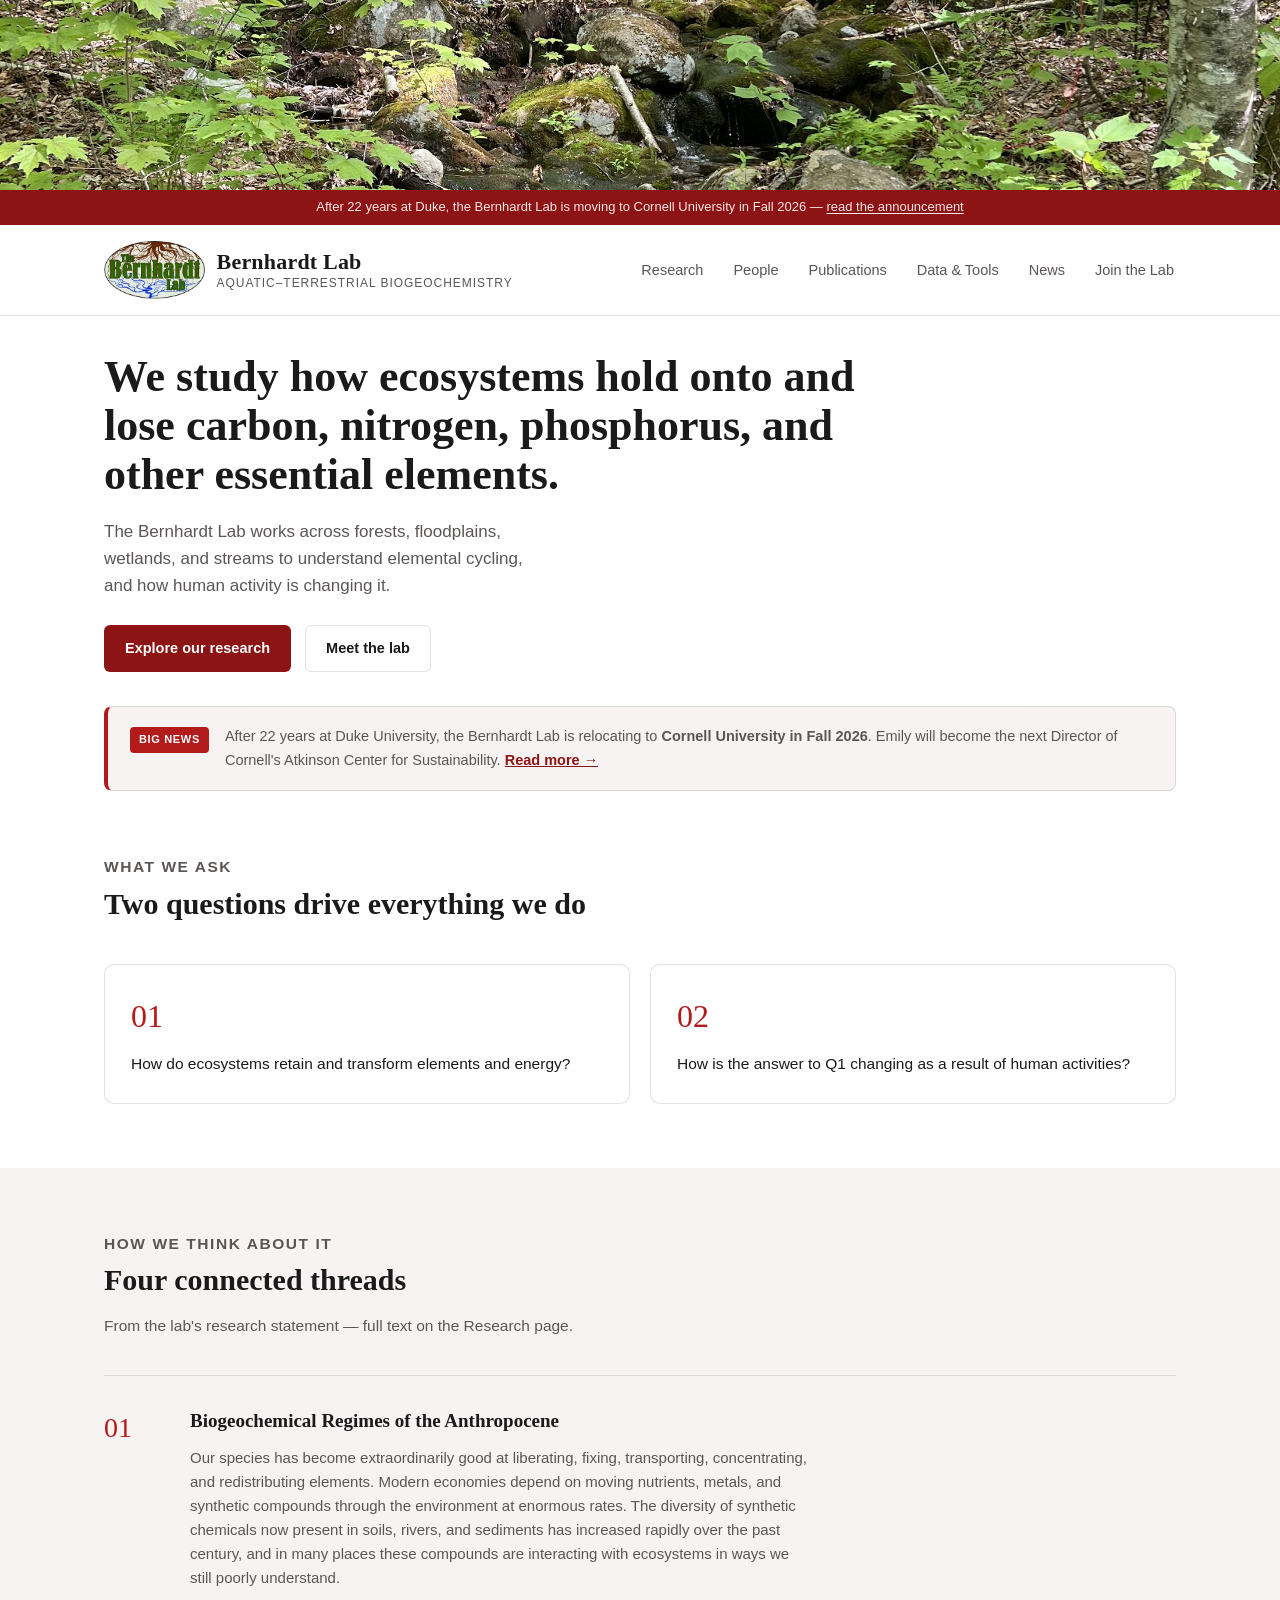
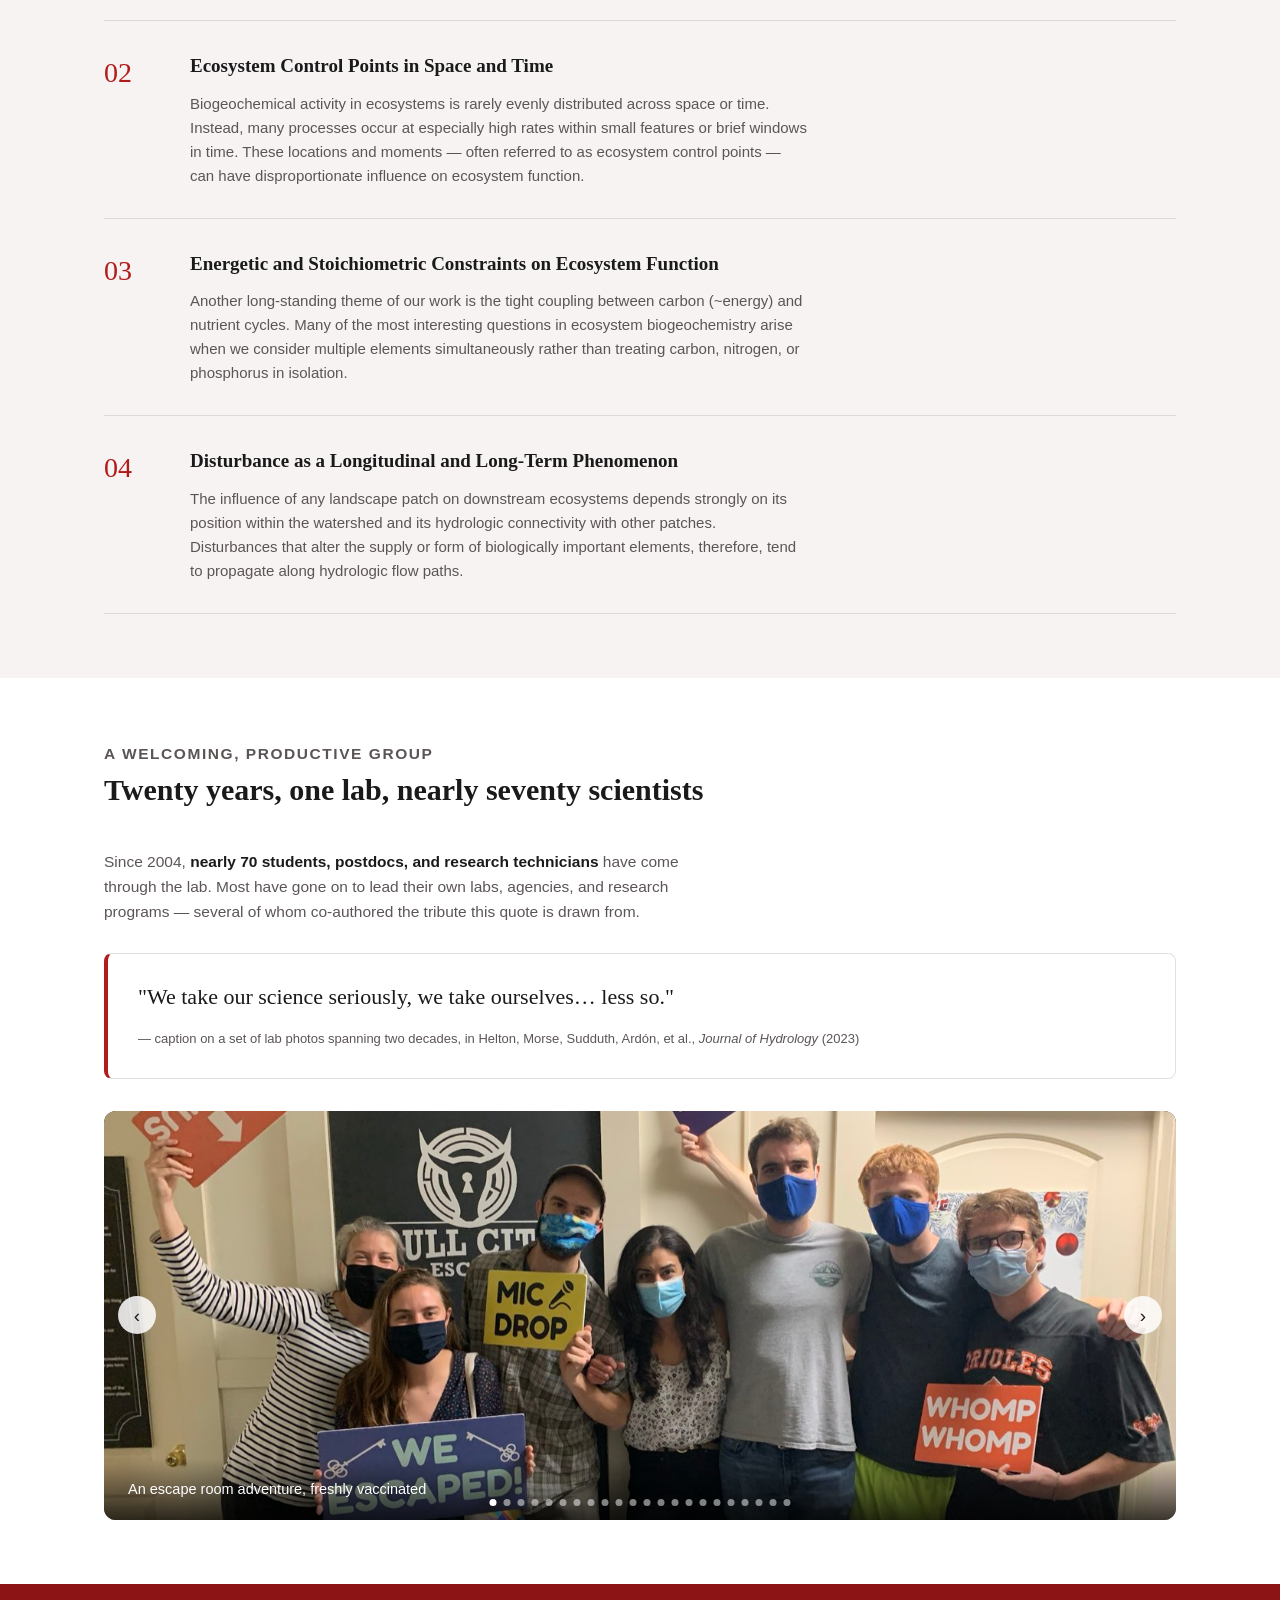
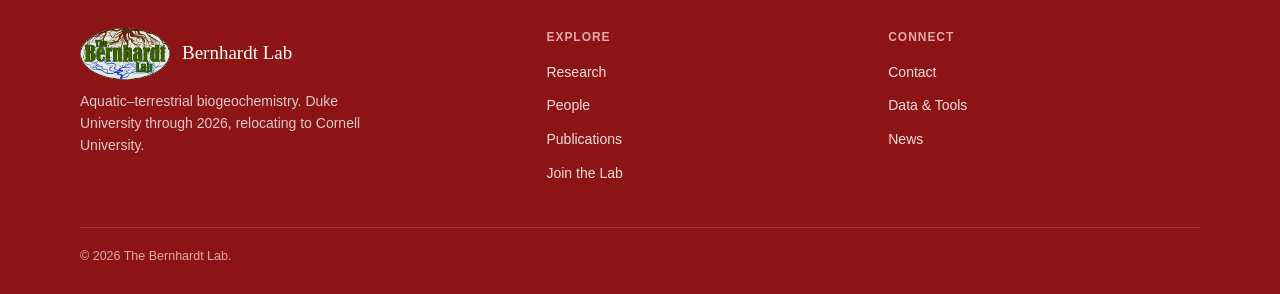
<file: index.html>
<!DOCTYPE html>
<html lang="en">
<head>
<meta charset="UTF-8">
<meta name="viewport" content="width=device-width, initial-scale=1.0">
<title>The Bernhardt Lab</title>
<link rel="icon" type="image/png" href="images/logo-emblem.png">
<link rel="stylesheet" href="theme.css">
</head>
<body>


<div class="photo-band" id="topBand">
  <div class="pb-slide active" style="background-image:url('images/band-05-hbef-stream.jpg'); background-size:cover; background-position:center;"></div>
  <div class="pb-slide" style="background-image:url('images/land-09-pemigewasset-river.jpg'); background-size:cover; background-position:center;"></div>
  <div class="pb-slide" style="background-image:url('images/land-08-mirror-lake-sunset.jpg'); background-size:cover; background-position:center;"></div>
  <div class="pb-slide" style="background-image:url('images/land-04-hbef-mainstem.jpg'); background-size:cover; background-position:center;"></div>
  <div class="pb-slide" style="background-image:url('images/land-05-albemarle-sound.jpg'); background-size:cover; background-position:center;"></div>
  <div class="pb-slide" style="background-image:url('images/land-06-nc-coastline-roots.jpg'); background-size:cover; background-position:center;"></div>
</div>

<div class="utility">
  After 22 years at Duke, the Bernhardt Lab is moving to Cornell University in Fall 2026 —
  <a href="https://news.cornell.edu/stories/2026/03/ecologist-biogeochemist-emily-bernhardt-lead-cornell-atkinson" target="_blank" rel="noopener">read the announcement</a>
</div>

<header class="site">
  <div class="nav-wrap">
    <div class="brand">
      <img class="mark" src="images/logo-emblem.png" alt="Bernhardt Lab emblem">
      <div class="text">
        <div class="name">Bernhardt Lab</div>
        <div class="sub">Aquatic–Terrestrial Biogeochemistry</div>
      </div>
    </div>
    <nav class="primary">
      <ul>
        <li><a href="research.html">Research</a></li>
        <li><a href="people.html">People</a></li>
        <li><a href="publications.html">Publications</a></li>
        <li><a href="data-tools.html">Data &amp; Tools</a></li>
        <li><a href="news.html">News</a></li>
        <li><a href="join-the-lab.html">Join the Lab</a></li>
      </ul>
    </nav>
  </div>
</header>

<div class="hero">
  <div class="hero-single">
    <h1>We study how ecosystems hold onto and lose carbon, nitrogen, phosphorus, and other essential elements.</h1>
    <p class="lede">The Bernhardt Lab works across forests, floodplains, wetlands, and streams to understand elemental cycling, and how human activity is changing it.</p>
    <div class="hero-actions">
      <a href="research.html" class="btn btn-primary">Explore our research</a>
      <a href="people.html" class="btn btn-ghost">Meet the lab</a>
    </div>
  </div>
</div>

<div class="banner">
  <div class="banner-inner">
    <span class="tag">Big news</span>
    <p>After 22 years at Duke University, the Bernhardt Lab is relocating to <strong>Cornell University in Fall 2026</strong>. Emily will become the next Director of Cornell's Atkinson Center for Sustainability. <a href="https://news.cornell.edu/stories/2026/03/ecologist-biogeochemist-emily-bernhardt-lead-cornell-atkinson" target="_blank" rel="noopener">Read more →</a></p>
  </div>
</div>

<section>
  <div class="section-head">
    <p class="kicker">What we ask</p>
    <h2>Two questions drive everything we do</h2>
  </div>
  <div class="questions">
    <div class="q-card">
      <p class="num">01</p>
      <p>How do ecosystems retain and transform elements and energy?</p>
    </div>
    <div class="q-card">
      <p class="num">02</p>
      <p>How is the answer to Q1 changing as a result of human activities?</p>
    </div>
  </div>
</section>

<section class="alt">
  <div class="inner">
    <div class="section-head">
      <p class="kicker">How we think about it</p>
      <h2>Four connected threads</h2>
      <p>From the lab's research statement — full text on the Research page.</p>
    </div>
    <div class="theme-list">
      <div class="theme-row">
        <div class="theme-num">01</div>
        <div>
          <h3>Biogeochemical Regimes of the Anthropocene</h3>
          <p>Our species has become extraordinarily good at liberating, fixing, transporting, concentrating, and redistributing elements. Modern economies depend on moving nutrients, metals, and synthetic compounds through the environment at enormous rates. The diversity of synthetic chemicals now present in soils, rivers, and sediments has increased rapidly over the past century, and in many places these compounds are interacting with ecosystems in ways we still poorly understand.</p>
        </div>
      </div>
      <div class="theme-row">
        <div class="theme-num">02</div>
        <div>
          <h3>Ecosystem Control Points in Space and Time</h3>
          <p>Biogeochemical activity in ecosystems is rarely evenly distributed across space or time. Instead, many processes occur at especially high rates within small features or brief windows in time. These locations and moments — often referred to as ecosystem control points — can have disproportionate influence on ecosystem function.</p>
        </div>
      </div>
      <div class="theme-row">
        <div class="theme-num">03</div>
        <div>
          <h3>Energetic and Stoichiometric Constraints on Ecosystem Function</h3>
          <p>Another long-standing theme of our work is the tight coupling between carbon (~energy) and nutrient cycles. Many of the most interesting questions in ecosystem biogeochemistry arise when we consider multiple elements simultaneously rather than treating carbon, nitrogen, or phosphorus in isolation.</p>
        </div>
      </div>
      <div class="theme-row">
        <div class="theme-num">04</div>
        <div>
          <h3>Disturbance as a Longitudinal and Long-Term Phenomenon</h3>
          <p>The influence of any landscape patch on downstream ecosystems depends strongly on its position within the watershed and its hydrologic connectivity with other patches. Disturbances that alter the supply or form of biologically important elements, therefore, tend to propagate along hydrologic flow paths.</p>
        </div>
      </div>
    </div>
  </div>
</section>

<section>
  <div class="section-head">
    <p class="kicker">A welcoming, productive group</p>
    <h2>Twenty years, one lab, nearly seventy scientists</h2>
  </div>
  <p class="stat-line">Since 2004, <strong>nearly 70 students, postdocs, and research technicians</strong> have come through the lab. Most have gone on to lead their own labs, agencies, and research programs — several of whom co-authored the tribute this quote is drawn from.</p>
  <div class="pull-quote">
    <p>"We take our science seriously, we take ourselves&hellip; less so."</p>
    <cite>— caption on a set of lab photos spanning two decades, in Helton, Morse, Sudduth, Ardón, et al., <em>Journal of Hydrology</em> (2023)</cite>
  </div>
  <div class="slideshow" id="labSlideshow">
    <div class="slide" style="background-image:url('images/lab-in-action/atlantic-beach-writing-retreat-2026.jpg')"><div class="slide-cap">Atlantic Beach writing retreat, 2026</div></div>
    <div class="slide" style="background-image:url('images/lab-in-action/bernhardt-lab-reunion-sfs-2026-spokane.jpg')"><div class="slide-cap">Lab reunion at SFS, Spokane, 2026</div></div>
    <div class="slide" style="background-image:url('images/lab-in-action/covid-lab-outing-new-hope-creek.jpg')"><div class="slide-cap">A pandemic-era outing to New Hope Creek</div></div>
    <div class="slide" style="background-image:url('images/lab-in-action/covid-outing-mud-creek-cypress-swamp.jpg')"><div class="slide-cap">Exploring the Mud Creek cypress swamp during COVID</div></div>
    <div class="slide" style="background-image:url('images/lab-in-action/river-center-reunion-bowling-sfs.jpg')"><div class="slide-cap">Duke River Center reunion bowling party at SFS</div></div>
    <div class="slide" style="background-image:url('images/lab-in-action/lab-escape-room-adventure.jpg')"><div class="slide-cap">An escape room adventure, freshly vaccinated</div></div>
    <div class="slide" style="background-image:url('images/lab-in-action/lab-goodbye-party-ben-colman.jpg')"><div class="slide-cap">Goodbye party for Ben Colman</div></div>
    <div class="slide" style="background-image:url('images/lab-in-action/lab-lakeshore-cleanup-2023.jpg')"><div class="slide-cap">Lakeshore cleanup, 2023</div></div>
    <div class="slide" style="background-image:url('images/lab-in-action/lab-at-pollys-pancake-parlor.jpg')"><div class="slide-cap">Breakfast at Polly's Pancake Parlor</div></div>
    <div class="slide" style="background-image:url('images/lab-in-action/lab-lunch-hubbard-brook-w3-stream.jpg')"><div class="slide-cap">Lunch in Hubbard Brook's W3 stream</div></div>
    <div class="slide" style="background-image:url('images/lab-in-action/lab-at-work-new-hope-creek.jpg')"><div class="slide-cap">At work in New Hope Creek</div></div>
    <div class="slide" style="background-image:url('images/lab-in-action/lab-curling-party-2025.jpg')"><div class="slide-cap">Lab curling party, 2025</div></div>
    <div class="slide" style="background-image:url('images/lab-in-action/lab-goodbye-nick-marzolf.jpg')"><div class="slide-cap">Goodbye party for Nick Marzolf</div></div>
    <div class="slide" style="background-image:url('images/lab-in-action/lab-olympics-team-2024.jpg')"><div class="slide-cap">Lab Olympics team, 2024</div></div>
    <div class="slide" style="background-image:url('images/lab-in-action/nyack-floodplain-adventures.jpg')"><div class="slide-cap">Floodplain adventures at Nyack</div></div>
    <div class="slide" style="background-image:url('images/lab-in-action/outreach-coastal-change-nc-teachers.jpg')"><div class="slide-cap">Outreach on coastal change with NC high school science teachers</div></div>
    <div class="slide" style="background-image:url('images/lab-in-action/ravenbier-goodbye-party.jpg')"><div class="slide-cap">Goodbye party for RavenBier</div></div>
    <div class="slide" style="background-image:url('images/lab-in-action/river-center-conifers-lip-synch-sfs.jpg')"><div class="slide-cap">River Center's "Conifers" lip synch team at SFS</div></div>
    <div class="slide" style="background-image:url('images/lab-in-action/spencer-mike-audrey-emily-agu-sanfran.jpg')"><div class="slide-cap">Spencer, Mike, Audrey, and Emily at AGU in San Francisco</div></div>
    <div class="slide" style="background-image:url('images/lab-in-action/streampulse-team-salt-lake-city-meetup.jpg')"><div class="slide-cap">StreamPULSE team meetup in Salt Lake City</div></div>
    <div class="slide" style="background-image:url('images/lab-in-action/team-macrogas-duke-forest.jpg')"><div class="slide-cap">Team Macrogas in Duke Forest</div></div>
    <div class="slide" style="background-image:url('images/lab-in-action/timberlake-setup-crew-2007.jpg')"><div class="slide-cap">Timberlake setup crew, February 2007</div></div>

    <button class="ss-arrow ss-prev" aria-label="Previous photo">&#8249;</button>
    <button class="ss-arrow ss-next" aria-label="Next photo">&#8250;</button>
    <div class="ss-dots"></div>
  </div>
  </section>

<footer>
  <div class="foot-inner">
    <div>
      <div style="display:flex; align-items:center; gap:12px;">
        <img src="images/logo-emblem.png" alt="Bernhardt Lab emblem" style="width:90px; height:auto; flex:none;">
        <div class="name" style="font-family:var(--serif); font-size:19px; color:#fff;">Bernhardt Lab</div>
      </div>
      <p style="margin-top:10px; max-width:38ch; color:#ddc9c9;">Aquatic–terrestrial biogeochemistry. Duke University through 2026, relocating to Cornell University.</p>
    </div>
    <div>
      <h5>Explore</h5>
      <ul>
        <li><a href="research.html">Research</a></li>
        <li><a href="people.html">People</a></li>
        <li><a href="publications.html">Publications</a></li>
        <li><a href="join-the-lab.html">Join the Lab</a></li>
      </ul>
    </div>
    <div>
      <h5>Connect</h5>
      <ul>
        <li><a href="mailto:emily.bernhardt@duke.edu">Contact</a></li>
        <li><a href="data-tools.html">Data &amp; Tools</a></li>
        <li><a href="news.html">News</a></li>
      </ul>
    </div>
  </div>
  <div class="foot-bottom">&copy; 2026 The Bernhardt Lab.</div>
</footer>

<script>
// Reusable crossfade rotator. slideClass = the class on each rotating frame.
// Pass arrow/dot selectors as null to skip controls (used for the top band).
function initRotator(containerId, slideClass, intervalMs, opts){
  var wrap = document.getElementById(containerId);
  if(!wrap) return;
  opts = opts || {};

  if(opts.shuffle){
    var slideList = Array.prototype.slice.call(wrap.querySelectorAll('.' + slideClass));
    for(var s = slideList.length - 1; s > 0; s--){
      var j = Math.floor(Math.random() * (s + 1));
      wrap.insertBefore(slideList[j], slideList[s]);
      slideList.splice(s, 0, slideList.splice(j, 1)[0]);
    }
  }

  var slides = wrap.querySelectorAll('.' + slideClass);
  slides.forEach(function(sl){ sl.classList.remove('active'); });
  if(slides.length) slides[0].classList.add('active');

  var dotsWrap = opts.dots ? wrap.querySelector('.ss-dots') : null;
  if(dotsWrap){
    dotsWrap.innerHTML = '';
    slides.forEach(function(_, idx){
      var b = document.createElement('button');
      b.className = 'dot' + (idx === 0 ? ' active' : '');
      b.dataset.i = idx;
      b.setAttribute('aria-label', 'Slide ' + (idx + 1));
      dotsWrap.appendChild(b);
    });
  }
  var dots = dotsWrap ? wrap.querySelectorAll('.dot') : [];
  var i = 0, timer;

  function show(n){
    slides[i].classList.remove('active');
    if(dots.length) dots[i].classList.remove('active');
    i = (n + slides.length) % slides.length;
    slides[i].classList.add('active');
    if(dots.length) dots[i].classList.add('active');
  }
  function next(){ show(i + 1); }
  function prev(){ show(i - 1); }
  function start(){ timer = setInterval(next, intervalMs); }
  function stop(){ clearInterval(timer); }
  function restart(){ stop(); start(); }

  if(opts.arrows){
    var nextBtn = wrap.querySelector('.ss-next');
    var prevBtn = wrap.querySelector('.ss-prev');
    if(nextBtn) nextBtn.addEventListener('click', function(){ next(); restart(); });
    if(prevBtn) prevBtn.addEventListener('click', function(){ prev(); restart(); });
  }
  dots.forEach(function(d){
    d.addEventListener('click', function(){ show(parseInt(d.dataset.i, 10)); restart(); });
  });
  wrap.addEventListener('mouseenter', stop);
  wrap.addEventListener('mouseleave', start);

  start();
}

initRotator('topBand', 'pb-slide', 3800, {});
initRotator('labSlideshow', 'slide', 4200, { arrows:true, dots:true, shuffle:true });
</script>

</body>
</html>
</file>
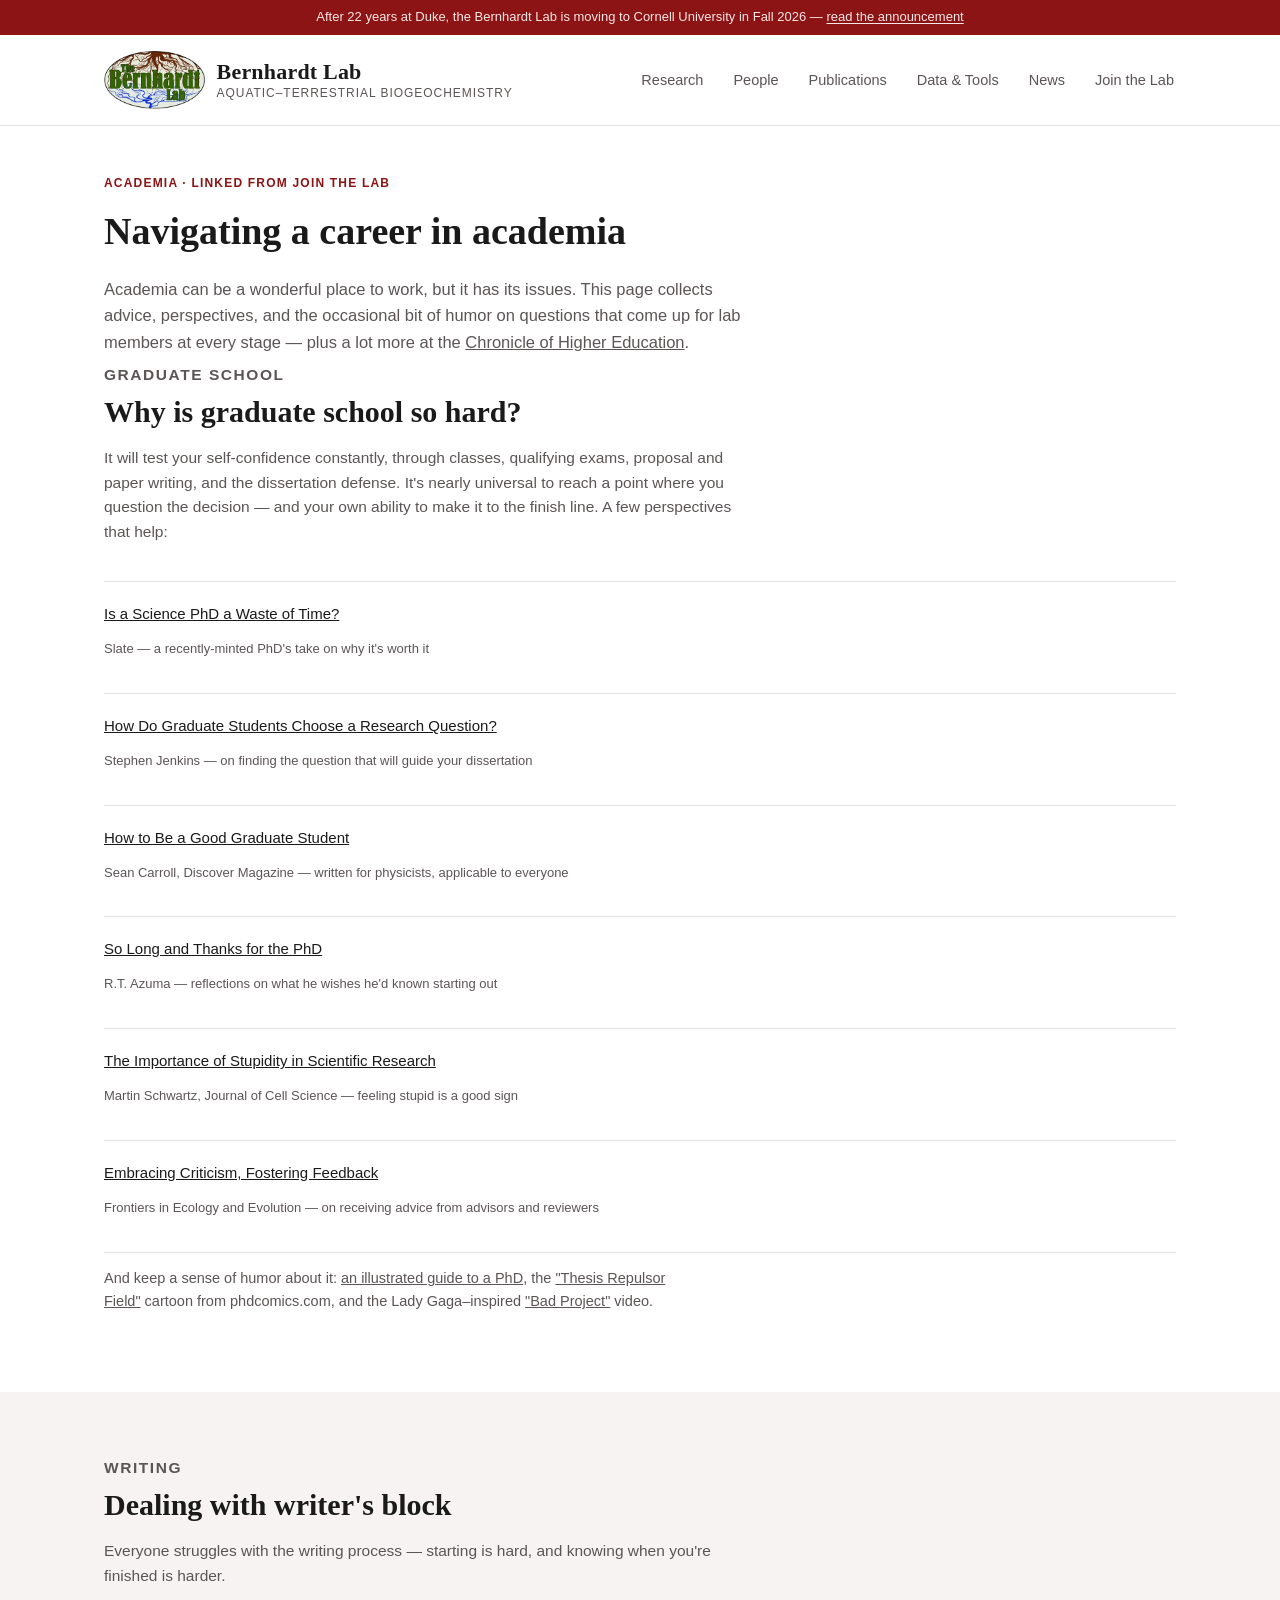
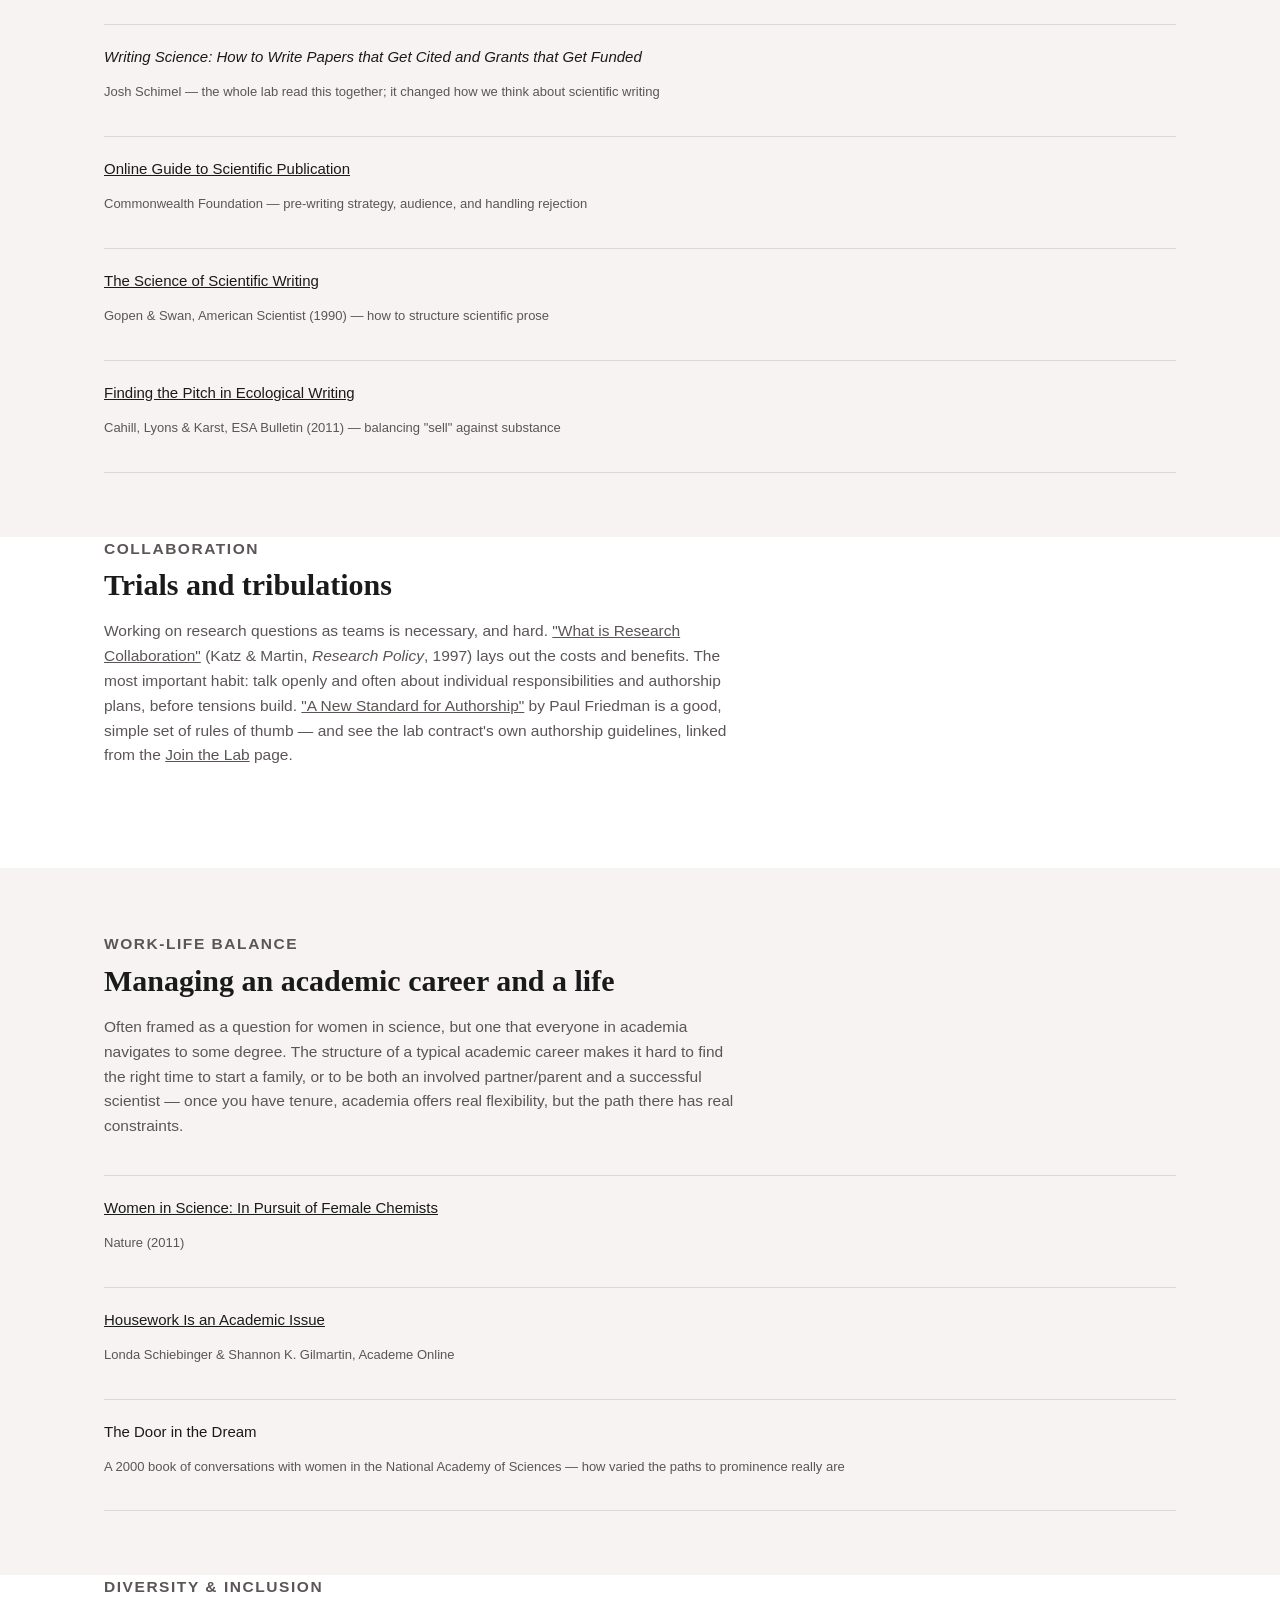
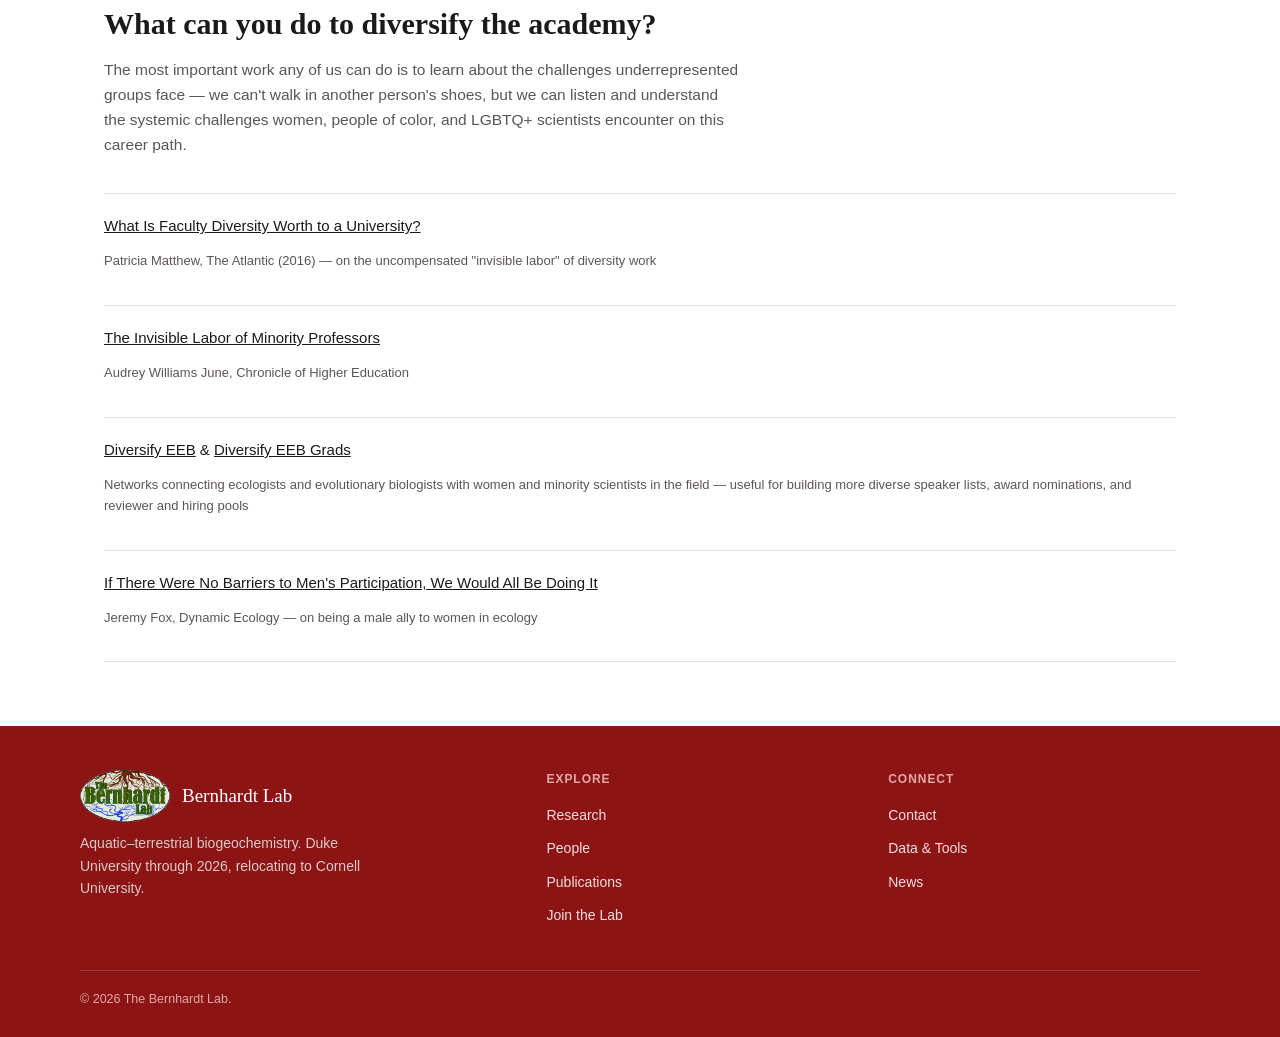
<file: academia.html>
<!DOCTYPE html>
<html lang="en">
<head>
<meta charset="UTF-8">
<meta name="viewport" content="width=device-width, initial-scale=1.0">
<title>Academia — The Bernhardt Lab</title>
<link rel="icon" type="image/png" href="images/logo-emblem.png">
<link rel="stylesheet" href="theme.css">
</head>
<body>


<div class="utility">
  After 22 years at Duke, the Bernhardt Lab is moving to Cornell University in Fall 2026 —
  <a href="https://news.cornell.edu/stories/2026/03/ecologist-biogeochemist-emily-bernhardt-lead-cornell-atkinson" target="_blank" rel="noopener">read the announcement</a>
</div>

<header class="site">
  <div class="nav-wrap">
    <a class="brand" href="index.html">
      <img class="mark" src="images/logo-emblem.png" alt="Bernhardt Lab emblem">
      <div class="text">
        <div class="name">Bernhardt Lab</div>
        <div class="sub">Aquatic–Terrestrial Biogeochemistry</div>
      </div>
    </a>
    <nav class="primary">
      <ul>
        <li><a href="research.html">Research</a></li>
        <li><a href="people.html">People</a></li>
        <li><a href="publications.html">Publications</a></li>
        <li><a href="data-tools.html">Data &amp; Tools</a></li>
        <li><a href="news.html">News</a></li>
        <li><a href="join-the-lab.html">Join the Lab</a></li>
      </ul>
    </nav>
  </div>
</header>

<div class="page-head">
  <p class="kicker">Academia · linked from Join the Lab</p>
  <h1>Navigating a career in academia</h1>
  <p class="lede">Academia can be a wonderful place to work, but it has its issues. This page collects advice, perspectives, and the occasional bit of humor on questions that come up for lab members at every stage — plus a lot more at the <a href="http://chronicle.com/section/Home/5" target="_blank" rel="noopener">Chronicle of Higher Education</a>.</p>
</div>

<section class="tight">
  <div class="section-head">
    <p class="kicker">Graduate school</p>
    <h2>Why is graduate school so hard?</h2>
    <p>It will test your self-confidence constantly, through classes, qualifying exams, proposal and paper writing, and the dissertation defense. It's nearly universal to reach a point where you question the decision — and your own ability to make it to the finish line. A few perspectives that help:</p>
  </div>
  <ul class="entry-list">
    <li><p class="entry-citation"><a href="http://www.slate.com/articles/health_and_science/science/2012/08/what_is_the_value_of_a_science_phd_is_graduate_school_worth_the_effort_.html" target="_blank" rel="noopener">Is a Science PhD a Waste of Time?</a></p><p class="entry-meta">Slate — a recently-minted PhD's take on why it's worth it</p></li>
    <li><p class="entry-citation"><a href="https://esajournals.onlinelibrary.wiley.com/doi/ftr/10.1890/0012-9623%282008%2989%5B401%3AHDGSIE%5D2.0.CO%3B2" target="_blank" rel="noopener">How Do Graduate Students Choose a Research Question?</a></p><p class="entry-meta">Stephen Jenkins — on finding the question that will guide your dissertation</p></li>
    <li><p class="entry-citation"><a href="https://www.discovermagazine.com/unsolicited-advice-iv-how-to-be-a-good-graduate-student-25901" target="_blank" rel="noopener">How to Be a Good Graduate Student</a></p><p class="entry-meta">Sean Carroll, Discover Magazine — written for physicists, applicable to everyone</p></li>
    <li><p class="entry-citation"><a href="http://www.cs.unc.edu/~azuma/hitch4.html" target="_blank" rel="noopener">So Long and Thanks for the PhD</a></p><p class="entry-meta">R.T. Azuma — reflections on what he wishes he'd known starting out</p></li>
    <li><p class="entry-citation"><a href="http://jcs.biologists.org/cgi/reprint/121/11/1771" target="_blank" rel="noopener">The Importance of Stupidity in Scientific Research</a></p><p class="entry-meta">Martin Schwartz, Journal of Cell Science — feeling stupid is a good sign</p></li>
    <li><p class="entry-citation"><a href="http://www.esajournals.org/doi/pdf/10.1890/1540-9295-7.2.110w." target="_blank" rel="noopener">Embracing Criticism, Fostering Feedback</a></p><p class="entry-meta">Frontiers in Ecology and Evolution — on receiving advice from advisors and reviewers</p></li>
  </ul>
  <p style="font-size:14.5px; color:var(--ink-soft); max-width:74ch;">And keep a sense of humor about it: <a href="http://matt.might.net/articles/phd-school-in-pictures/" target="_blank" rel="noopener">an illustrated guide to a PhD</a>, the <a href="http://www.phdcomics.com/comics/archive.php?comicid=1354" target="_blank" rel="noopener">"Thesis Repulsor Field"</a> cartoon from phdcomics.com, and the Lady Gaga–inspired <a href="http://www.youtube.com/watch?v=Fl4L4M8m4d0" target="_blank" rel="noopener">"Bad Project"</a> video.</p>
</section>

<section class="alt">
  <div class="inner">
    <div class="section-head">
      <p class="kicker">Writing</p>
      <h2>Dealing with writer's block</h2>
      <p>Everyone struggles with the writing process — starting is hard, and knowing when you're finished is harder.</p>
    </div>
    <ul class="entry-list">
      <li><p class="entry-citation"><em>Writing Science: How to Write Papers that Get Cited and Grants that Get Funded</em></p><p class="entry-meta">Josh Schimel — the whole lab read this together; it changed how we think about scientific writing</p></li>
      <li><p class="entry-citation"><a href="http://www.cfa-international.org/ONGSWintro.html" target="_blank" rel="noopener">Online Guide to Scientific Publication</a></p><p class="entry-meta">Commonwealth Foundation — pre-writing strategy, audience, and handling rejection</p></li>
      <li><p class="entry-citation"><a href="http://www.americanscientist.org/issues/pub/the-science-of-scientific-writingwww." target="_blank" rel="noopener">The Science of Scientific Writing</a></p><p class="entry-meta">Gopen &amp; Swan, American Scientist (1990) — how to structure scientific prose</p></li>
      <li><p class="entry-citation"><a href="https://esajournals.onlinelibrary.wiley.com/doi/epdf/10.1890/0012-9623-92.2.196" target="_blank" rel="noopener">Finding the Pitch in Ecological Writing</a></p><p class="entry-meta">Cahill, Lyons &amp; Karst, ESA Bulletin (2011) — balancing "sell" against substance</p></li>
    </ul>
  </div>
</section>

<section class="tight">
  <div class="section-head">
    <p class="kicker">Collaboration</p>
    <h2>Trials and tribulations</h2>
    <p>Working on research questions as teams is necessary, and hard. <a href="https://www.sciencedirect.com/science/article/abs/pii/S0048733396009171" target="_blank" rel="noopener">"What is Research Collaboration"</a> (Katz &amp; Martin, <em>Research Policy</em>, 1997) lays out the costs and benefits. The most important habit: talk openly and often about individual responsibilities and authorship plans, before tensions build. <a href="https://cse.memberclicks.net/a-new-standard-for-authorship" target="_blank" rel="noopener">"A New Standard for Authorship"</a> by Paul Friedman is a good, simple set of rules of thumb — and see the lab contract's own authorship guidelines, linked from the <a href="join-the-lab.html">Join the Lab</a> page.</p>
  </div>
</section>

<section class="alt">
  <div class="inner">
    <div class="section-head">
      <p class="kicker">Work-life balance</p>
      <h2>Managing an academic career and a life</h2>
      <p>Often framed as a question for women in science, but one that everyone in academia navigates to some degree. The structure of a typical academic career makes it hard to find the right time to start a family, or to be both an involved partner/parent and a successful scientist — once you have tenure, academia offers real flexibility, but the path there has real constraints.</p>
    </div>
    <ul class="entry-list">
      <li><p class="entry-citation"><a href="http://www.nature.com/nature/journal/v476/n7360/full/476273a.html" target="_blank" rel="noopener">Women in Science: In Pursuit of Female Chemists</a></p><p class="entry-meta">Nature (2011)</p></li>
      <li><p class="entry-citation"><a href="http://www.aaup.org/AAUP/pubsres/academe/2010/JF/feat/schie.htm" target="_blank" rel="noopener">Housework Is an Academic Issue</a></p><p class="entry-meta">Londa Schiebinger &amp; Shannon K. Gilmartin, Academe Online</p></li>
      <li><p class="entry-citation">The Door in the Dream</p><p class="entry-meta">A 2000 book of conversations with women in the National Academy of Sciences — how varied the paths to prominence really are</p></li>
    </ul>
  </div>
</section>

<section class="tight">
  <div class="section-head">
    <p class="kicker">Diversity &amp; inclusion</p>
    <h2>What can you do to diversify the academy?</h2>
    <p>The most important work any of us can do is to learn about the challenges underrepresented groups face — we can't walk in another person's shoes, but we can listen and understand the systemic challenges women, people of color, and LGBTQ+ scientists encounter on this career path.</p>
  </div>
  <ul class="entry-list">
    <li><p class="entry-citation"><a href="https://www.theatlantic.com/education/archive/2016/11/what-is-faculty-diversity-worth-to-a-university/508334/" target="_blank" rel="noopener">What Is Faculty Diversity Worth to a University?</a></p><p class="entry-meta">Patricia Matthew, The Atlantic (2016) — on the uncompensated "invisible labor" of diversity work</p></li>
    <li><p class="entry-citation"><a href="http://www.chronicle.com/article/The-Invisible-Labor-of/234098" target="_blank" rel="noopener">The Invisible Labor of Minority Professors</a></p><p class="entry-meta">Audrey Williams June, Chronicle of Higher Education</p></li>
    <li><p class="entry-citation"><a href="https://diversifyeeb.wordpress.com/" target="_blank" rel="noopener">Diversify EEB</a> &amp; <a href="https://diversifyeebgrads.wordpress.com/" target="_blank" rel="noopener">Diversify EEB Grads</a></p><p class="entry-meta">Networks connecting ecologists and evolutionary biologists with women and minority scientists in the field — useful for building more diverse speaker lists, award nominations, and reviewer and hiring pools</p></li>
    <li><p class="entry-citation"><a href="https://dynamicecology.wordpress.com/2017/08/30/if-there-were-no-barriers-to-mens-participation-we-would-all-be-doing-it-a-unique-perspective-on-how-to-be-a-male-ally-to-women-in-ecology/" target="_blank" rel="noopener">If There Were No Barriers to Men's Participation, We Would All Be Doing It</a></p><p class="entry-meta">Jeremy Fox, Dynamic Ecology — on being a male ally to women in ecology</p></li>
  </ul>
</section>

<footer>
  <div class="foot-inner">
    <div>
      <div style="display:flex; align-items:center; gap:12px;">
        <img src="images/logo-emblem.png" alt="Bernhardt Lab emblem" style="width:90px; height:auto; flex:none;">
        <div class="name" style="font-family:var(--serif); font-size:19px; color:#fff;">Bernhardt Lab</div>
      </div>
      <p style="margin-top:10px; max-width:38ch; color:#ddc9c9;">Aquatic–terrestrial biogeochemistry. Duke University through 2026, relocating to Cornell University.</p>
    </div>
    <div>
      <h5>Explore</h5>
      <ul>
        <li><a href="research.html">Research</a></li>
        <li><a href="people.html">People</a></li>
        <li><a href="publications.html">Publications</a></li>
        <li><a href="join-the-lab.html">Join the Lab</a></li>
      </ul>
    </div>
    <div>
      <h5>Connect</h5>
      <ul>
        <li><a href="mailto:emily.bernhardt@duke.edu">Contact</a></li>
        <li><a href="data-tools.html">Data &amp; Tools</a></li>
        <li><a href="news.html">News</a></li>
      </ul>
    </div>
  </div>
  <div class="foot-bottom">&copy; 2026 The Bernhardt Lab.</div>
</footer>

</body>
</html>
</file>
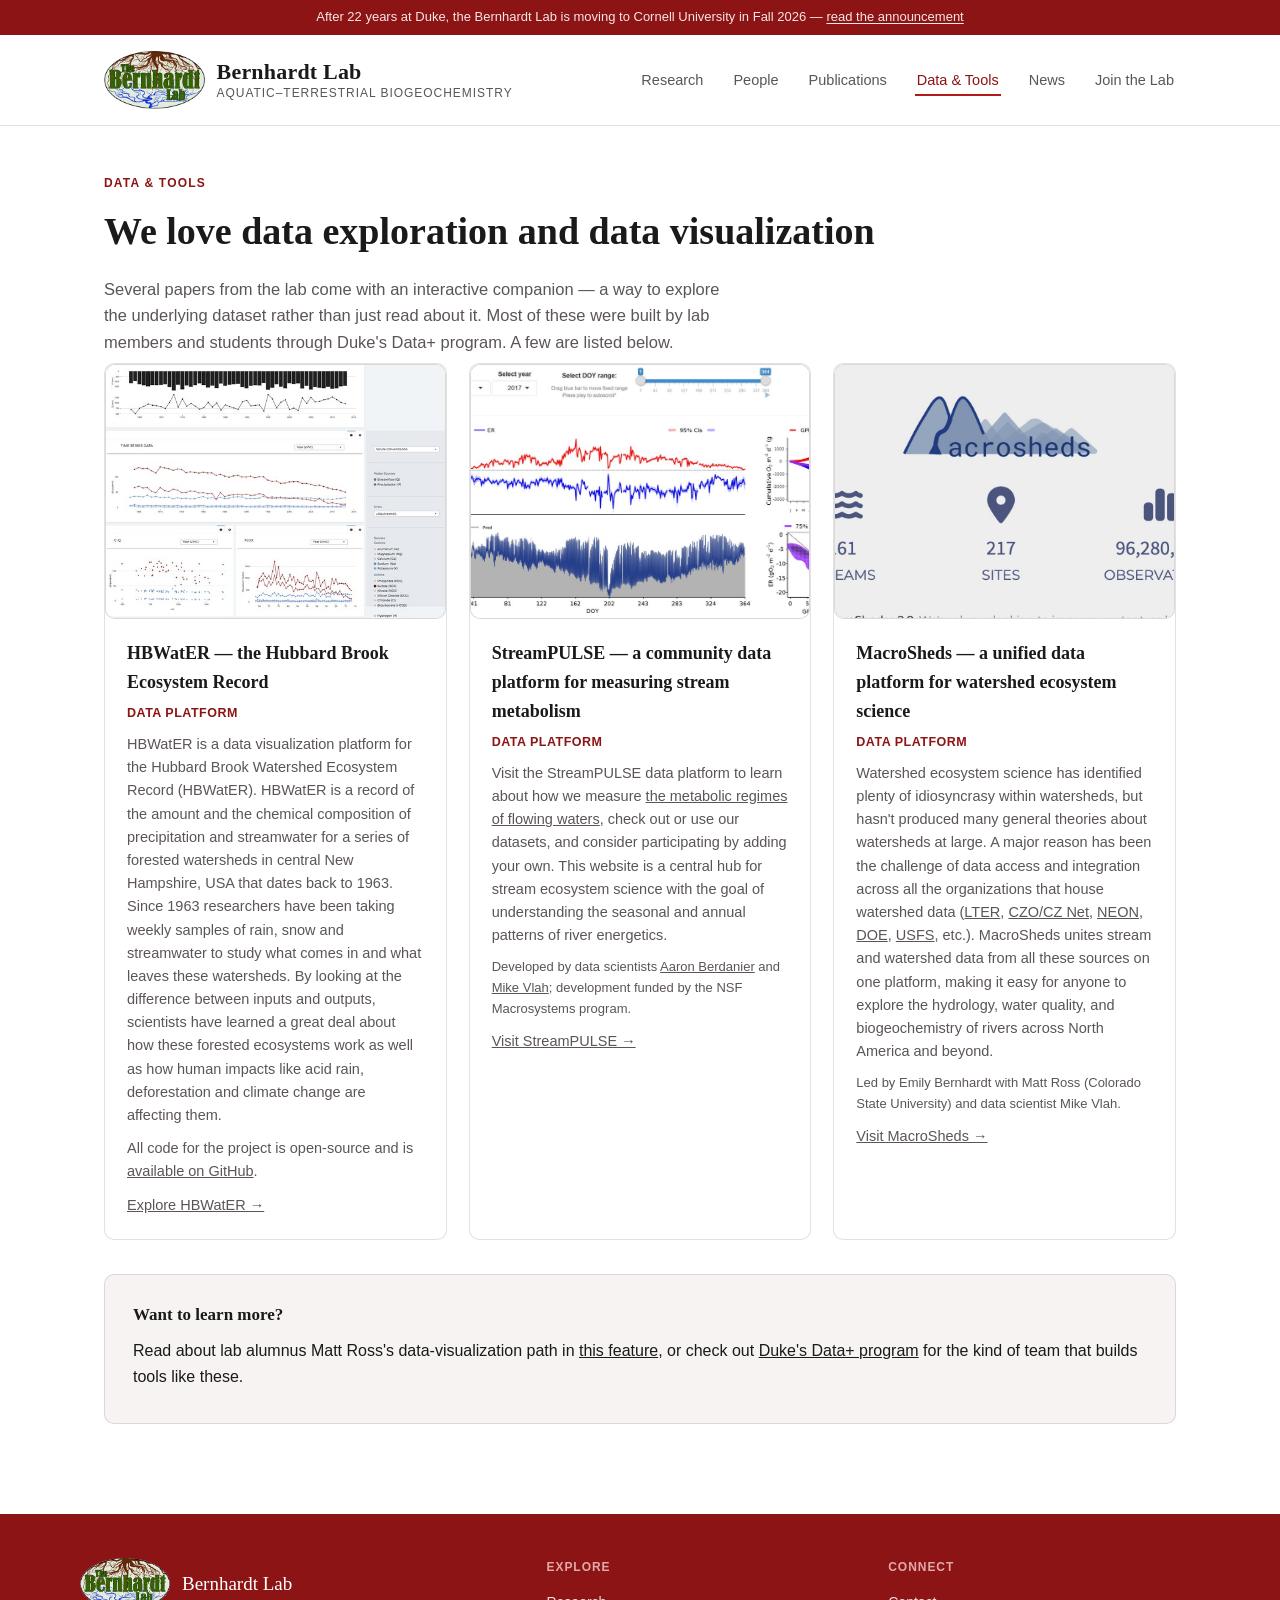
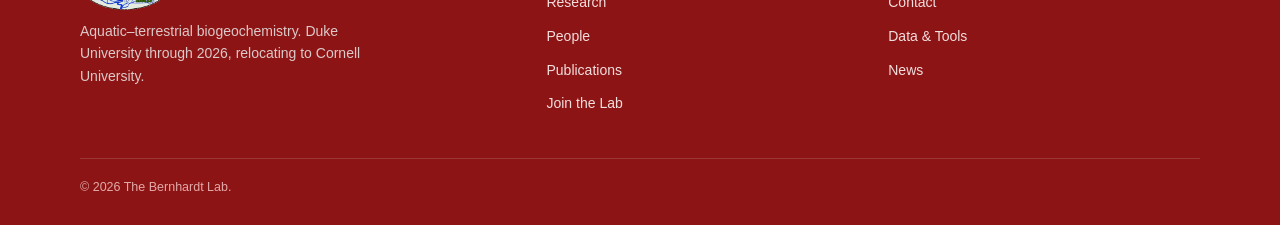
<file: data-tools.html>
<!DOCTYPE html>
<html lang="en">
<head>
<meta charset="UTF-8">
<meta name="viewport" content="width=device-width, initial-scale=1.0">
<title>Data &amp; Tools — The Bernhardt Lab</title>
<link rel="icon" type="image/png" href="images/logo-emblem.png">
<link rel="stylesheet" href="theme.css">
</head>
<body>


<div class="utility">
  After 22 years at Duke, the Bernhardt Lab is moving to Cornell University in Fall 2026 —
  <a href="https://news.cornell.edu/stories/2026/03/ecologist-biogeochemist-emily-bernhardt-lead-cornell-atkinson" target="_blank" rel="noopener">read the announcement</a>
</div>

<header class="site">
  <div class="nav-wrap">
    <a class="brand" href="index.html">
      <img class="mark" src="images/logo-emblem.png" alt="Bernhardt Lab emblem">
      <div class="text">
        <div class="name">Bernhardt Lab</div>
        <div class="sub">Aquatic–Terrestrial Biogeochemistry</div>
      </div>
    </a>
    <nav class="primary">
      <ul>
        <li><a href="research.html">Research</a></li>
        <li><a href="people.html">People</a></li>
        <li><a href="publications.html">Publications</a></li>
        <li><a href="data-tools.html" class="current">Data &amp; Tools</a></li>
        <li><a href="news.html">News</a></li>
        <li><a href="join-the-lab.html">Join the Lab</a></li>
      </ul>
    </nav>
  </div>
</header>

<div class="page-head">
  <p class="kicker">Data &amp; Tools</p>
  <h1>We love data exploration and data visualization</h1>
  <p class="lede">Several papers from the lab come with an interactive companion — a way to explore the underlying dataset rather than just read about it. Most of these were built by lab members and students through Duke's Data+ program. A few are listed below.</p>
</div>

<section class="tight">
  <div class="card-grid">

    <div class="card">
      <div class="photo-frame"><img src="images/data-hbwater.jpg" alt="HBWatER — the Hubbard Brook Ecosystem Record"></div>
      <div class="card-body">
        <h3>HBWatER — the Hubbard Brook Ecosystem Record</h3>
        <p class="role">Data platform</p>
        <p>HBWatER is a data visualization platform for the Hubbard Brook Watershed Ecosystem Record (HBWatER). HBWatER is a record of the amount and the chemical composition of precipitation and streamwater for a series of forested watersheds in central New Hampshire, USA that dates back to 1963. Since 1963 researchers have been taking weekly samples of rain, snow and streamwater to study what comes in and what leaves these watersheds. By looking at the difference between inputs and outputs, scientists have learned a great deal about how these forested ecosystems work as well as how human impacts like acid rain, deforestation and climate change are affecting them.</p>
        <p style="margin-top:10px;">All code for the project is open-source and is <a href="http://github.com/HBEF/hbef" target="_blank" rel="noopener">available on GitHub</a>.</p>
        <p style="margin-top:10px;"><a href="https://hbwater.org" target="_blank" rel="noopener">Explore HBWatER →</a></p>
      </div>
    </div>

    <div class="card">
      <div class="photo-frame"><img src="images/data-streampulse.jpg" alt="StreamPULSE — a community data platform for measuring stream metabolism"></div>
      <div class="card-body">
        <h3>StreamPULSE — a community data platform for measuring stream metabolism</h3>
        <p class="role">Data platform</p>
        <p>Visit the StreamPULSE data platform to learn about how we measure <a href="http://onlinelibrary.wiley.com/doi/10.1002/lno.10726/full" target="_blank" rel="noopener">the metabolic regimes of flowing waters</a>, check out or use our datasets, and consider participating by adding your own. This website is a central hub for stream ecosystem science with the goal of understanding the seasonal and annual patterns of river energetics.</p>
        <p style="margin-top:10px; font-size:13px; color:var(--ink-soft);">Developed by data scientists <a href="http://berdaniera.github.io/" target="_blank" rel="noopener">Aaron Berdanier</a> and <a href="https://github.com/vlahm" target="_blank" rel="noopener">Mike Vlah</a>; development funded by the NSF Macrosystems program.</p>
        <p style="margin-top:10px;"><a href="https://streampulse.org" target="_blank" rel="noopener">Visit StreamPULSE →</a></p>
      </div>
    </div>

    <div class="card">
      <div class="photo-frame"><img src="images/data-macrosheds.jpg" alt="MacroSheds — a unified data platform for watershed ecosystem science"></div>
      <div class="card-body">
        <h3>MacroSheds — a unified data platform for watershed ecosystem science</h3>
        <p class="role">Data platform</p>
        <p>Watershed ecosystem science has identified plenty of idiosyncrasy within watersheds, but hasn't produced many general theories about watersheds at large. A major reason has been the challenge of data access and integration across all the organizations that house watershed data (<a href="https://lternet.edu/" target="_blank" rel="noopener">LTER</a>, <a href="https://criticalzone.org/" target="_blank" rel="noopener">CZO/CZ Net</a>, <a href="https://data.neonscience.org/" target="_blank" rel="noopener">NEON</a>, <a href="https://www.energy.gov/science/ber/biological-and-environmental-research" target="_blank" rel="noopener">DOE</a>, <a href="https://www.fs.usda.gov/rds/archive/catalog" target="_blank" rel="noopener">USFS</a>, etc.). MacroSheds unites stream and watershed data from all these sources on one platform, making it easy for anyone to explore the hydrology, water quality, and biogeochemistry of rivers across North America and beyond.</p>
        <p style="margin-top:10px; font-size:13px; color:var(--ink-soft);">Led by Emily Bernhardt with Matt Ross (Colorado State University) and data scientist Mike Vlah.</p>
        <p style="margin-top:10px;"><a href="https://macrosheds.org" target="_blank" rel="noopener">Visit MacroSheds →</a></p>
      </div>
    </div>

  </div>

  <div class="pull-box" style="margin-top:34px;">
    <h4>Want to learn more?</h4>
    <p style="margin:0 0 8px;">Read about lab alumnus Matt Ross's data-visualization path in <a href="https://sites.duke.edu/interdisciplinary/2018/04/15/on-the-way-to-a-doctorate-in-ecology-duke-alumnus-discovered-a-passion-for-telling-stories-through-data/" target="_blank" rel="noopener">this feature</a>, or check out <a href="https://bigdata.duke.edu/data" target="_blank" rel="noopener">Duke's Data+ program</a> for the kind of team that builds tools like these.</p>
  </div>
</section>

<footer>
  <div class="foot-inner">
    <div>
      <div style="display:flex; align-items:center; gap:12px;">
        <img src="images/logo-emblem.png" alt="Bernhardt Lab emblem" style="width:90px; height:auto; flex:none;">
        <div class="name" style="font-family:var(--serif); font-size:19px; color:#fff;">Bernhardt Lab</div>
      </div>
      <p style="margin-top:10px; max-width:38ch; color:#ddc9c9;">Aquatic–terrestrial biogeochemistry. Duke University through 2026, relocating to Cornell University.</p>
    </div>
    <div>
      <h5>Explore</h5>
      <ul>
        <li><a href="research.html">Research</a></li>
        <li><a href="people.html">People</a></li>
        <li><a href="publications.html">Publications</a></li>
        <li><a href="join-the-lab.html">Join the Lab</a></li>
      </ul>
    </div>
    <div>
      <h5>Connect</h5>
      <ul>
        <li><a href="mailto:emily.bernhardt@duke.edu">Contact</a></li>
        <li><a href="data-tools.html">Data &amp; Tools</a></li>
        <li><a href="news.html">News</a></li>
      </ul>
    </div>
  </div>
  <div class="foot-bottom">&copy; 2026 The Bernhardt Lab.</div>
</footer>

</body>
</html>
</file>
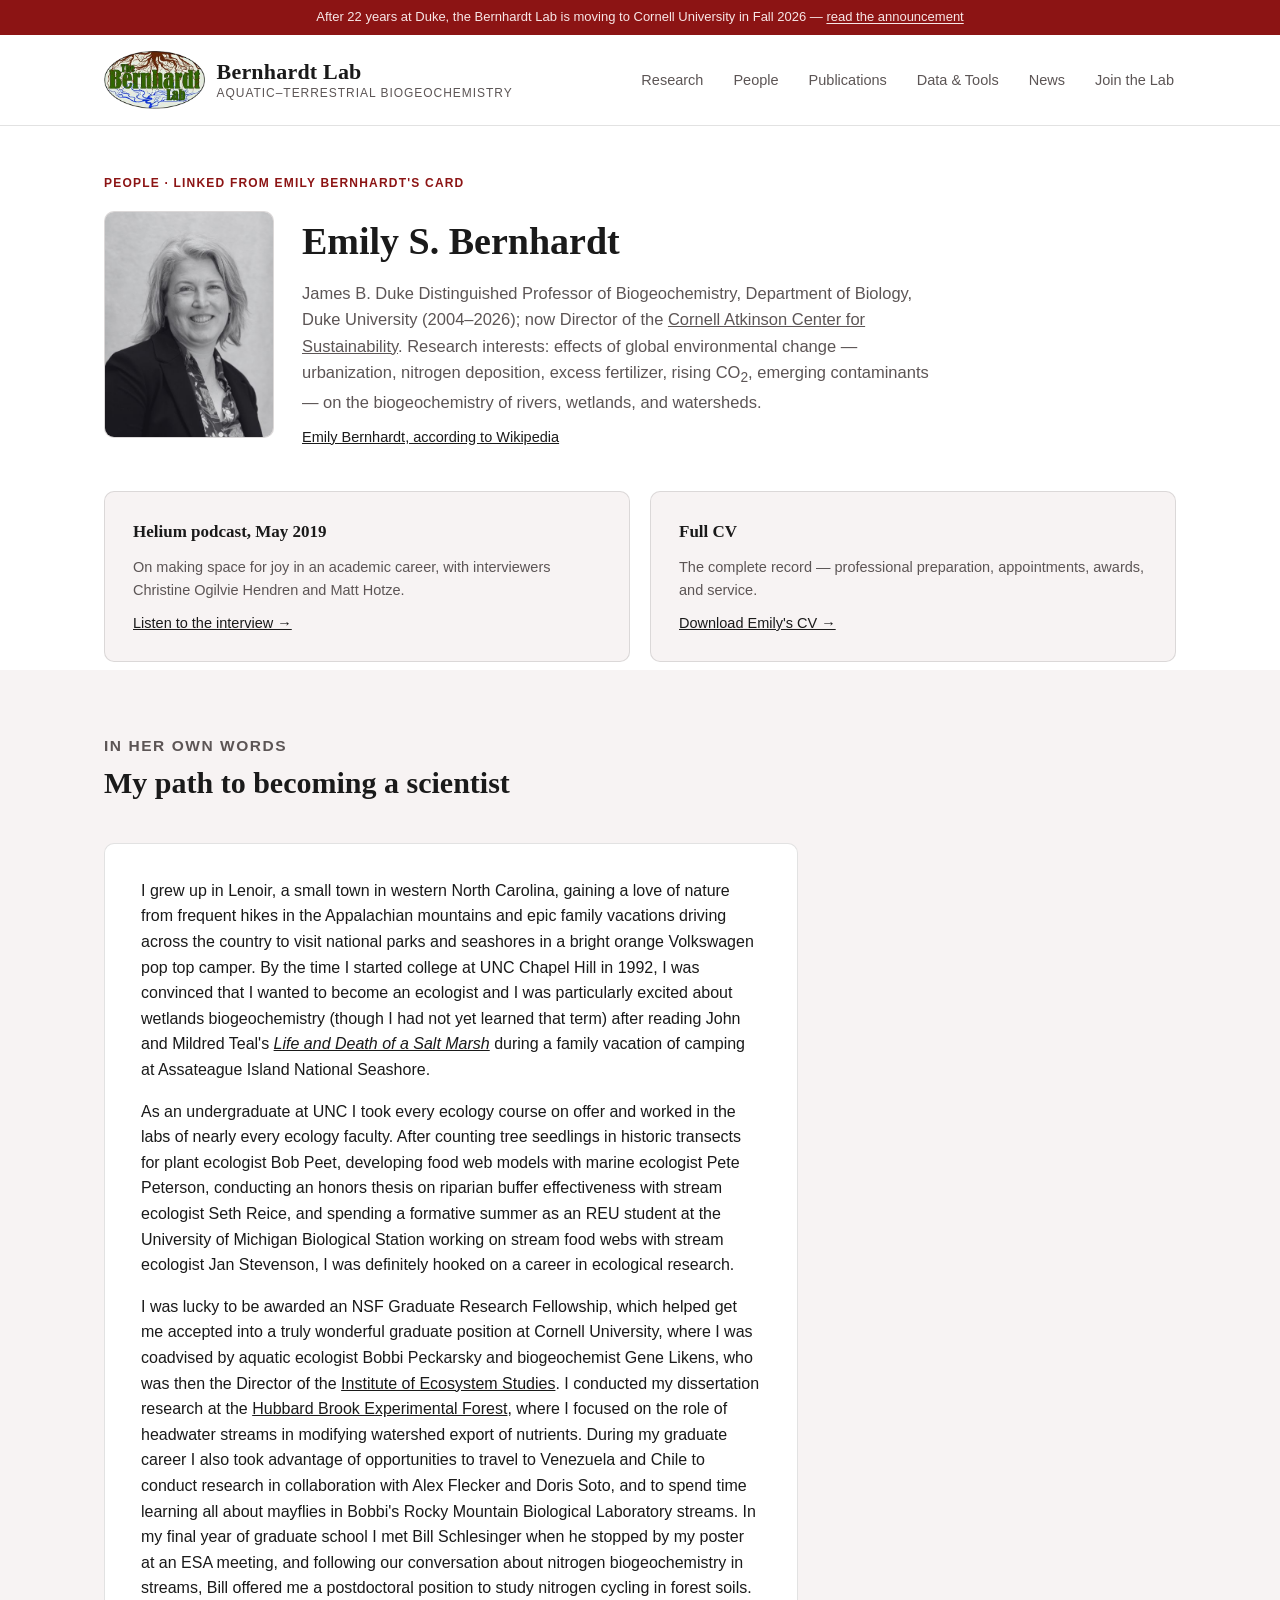
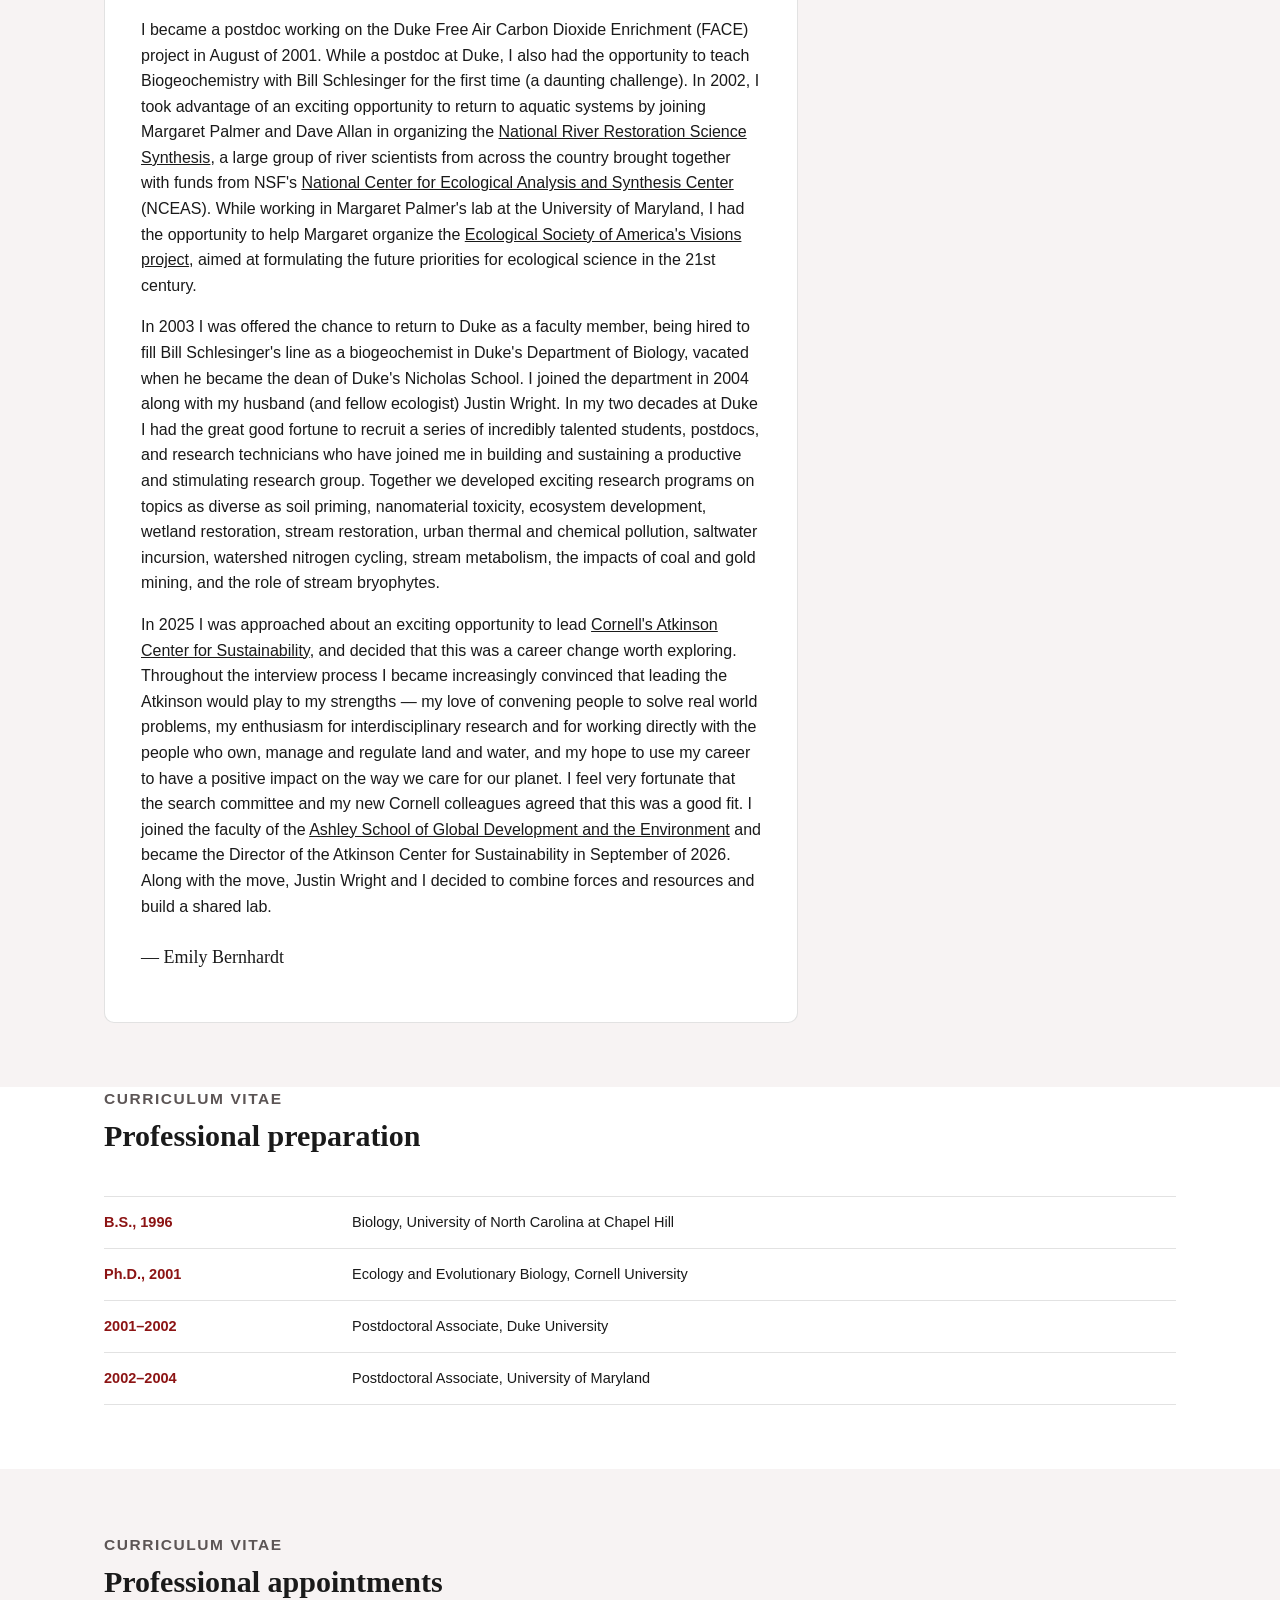
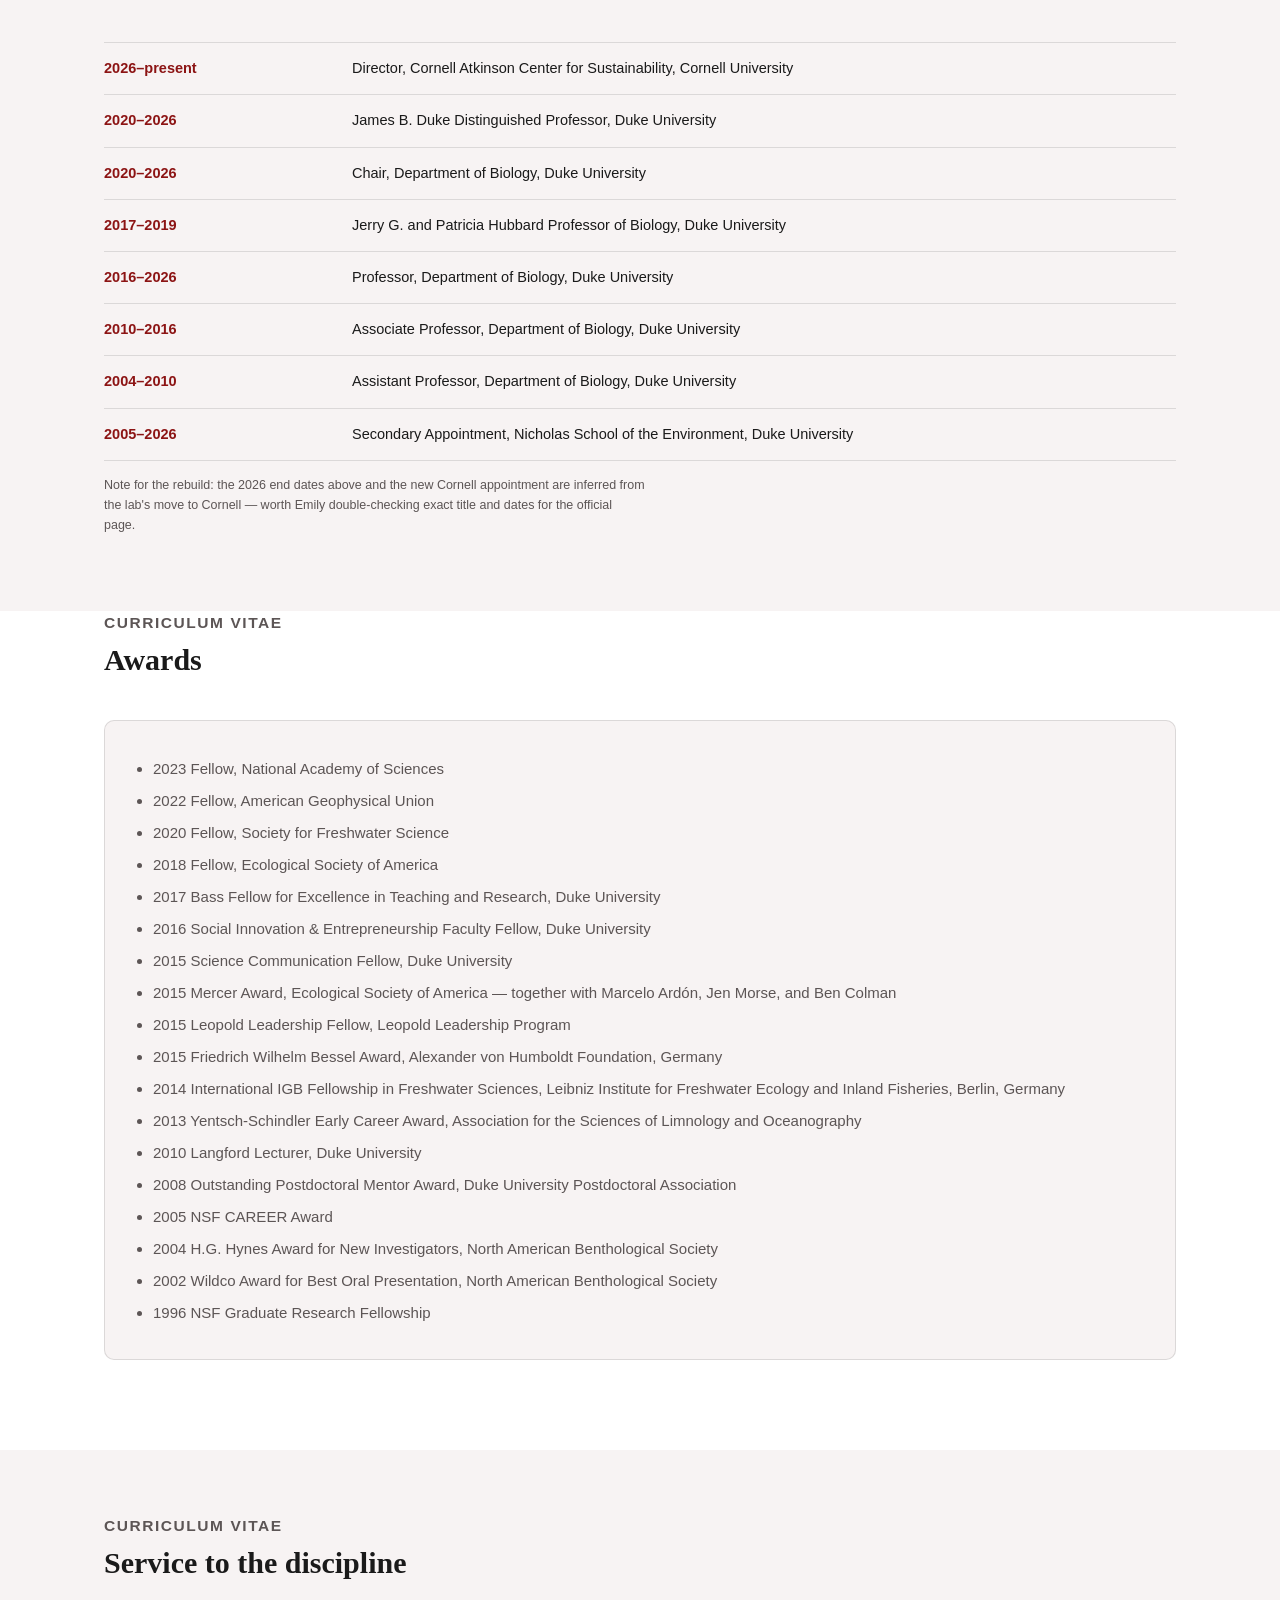
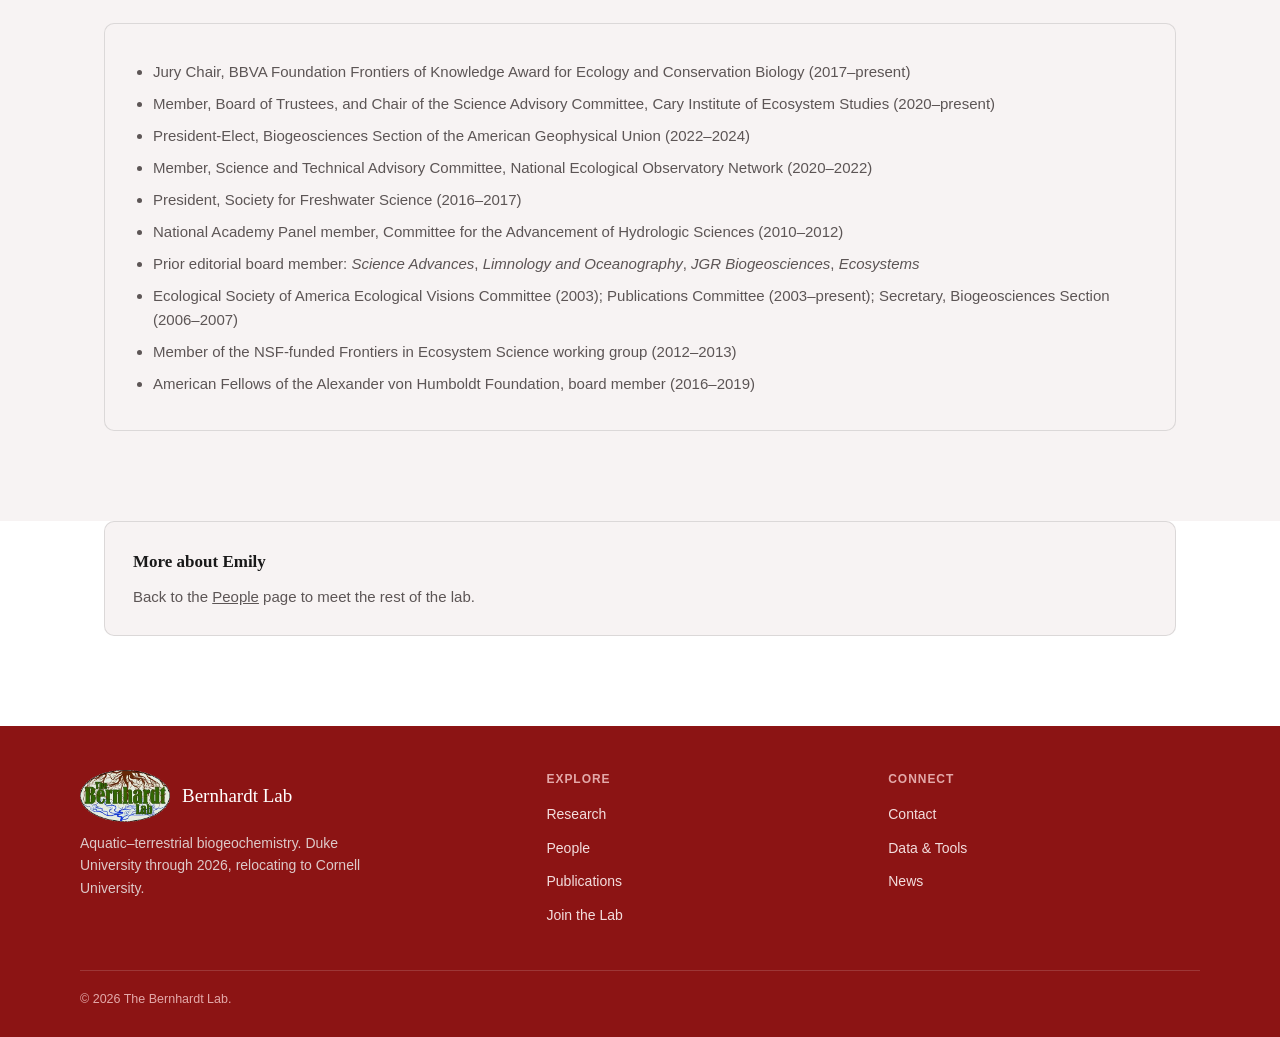
<file: esb-bio.html>
<!DOCTYPE html>
<html lang="en">
<head>
<meta charset="UTF-8">
<meta name="viewport" content="width=device-width, initial-scale=1.0">
<title>Emily S. Bernhardt — The Bernhardt Lab</title>
<link rel="icon" type="image/png" href="images/logo-emblem.png">
<link rel="stylesheet" href="theme.css">
</head>
<body>


<div class="utility">
  After 22 years at Duke, the Bernhardt Lab is moving to Cornell University in Fall 2026 —
  <a href="https://news.cornell.edu/stories/2026/03/ecologist-biogeochemist-emily-bernhardt-lead-cornell-atkinson" target="_blank" rel="noopener">read the announcement</a>
</div>

<header class="site">
  <div class="nav-wrap">
    <a class="brand" href="index.html">
      <img class="mark" src="images/logo-emblem.png" alt="Bernhardt Lab emblem">
      <div class="text">
        <div class="name">Bernhardt Lab</div>
        <div class="sub">Aquatic–Terrestrial Biogeochemistry</div>
      </div>
    </a>
    <nav class="primary">
      <ul>
        <li><a href="research.html">Research</a></li>
        <li><a href="people.html">People</a></li>
        <li><a href="publications.html">Publications</a></li>
        <li><a href="data-tools.html">Data &amp; Tools</a></li>
        <li><a href="news.html">News</a></li>
        <li><a href="join-the-lab.html">Join the Lab</a></li>
      </ul>
    </nav>
  </div>
</header>

<div class="page-head">
  <p class="kicker">People · linked from Emily Bernhardt's card</p>
  <div class="bio-head">
    <div class="photo-frame"><img src="images/people/emily-bernhardt-bio.jpg" alt="Emily Bernhardt"></div>
    <div class="bio-text">
      <h1>Emily S. Bernhardt</h1>
      <p class="lede">James B. Duke Distinguished Professor of Biogeochemistry, Department of Biology, Duke University (2004–2026); now Director of the <a href="https://atkinson.cornell.edu/" target="_blank" rel="noopener">Cornell Atkinson Center for Sustainability</a>. Research interests: effects of global environmental change — urbanization, nitrogen deposition, excess fertilizer, rising CO<sub>2</sub>, emerging contaminants — on the biogeochemistry of rivers, wetlands, and watersheds.</p>
      <p style="font-size:14.5px; margin-top:10px;"><a href="https://en.wikipedia.org/wiki/Emily_Bernhardt" target="_blank" rel="noopener">Emily Bernhardt, according to Wikipedia</a></p>
    </div>
  </div>

  <div class="tile-row">
    <div class="pull-box">
      <h4>Helium podcast, May 2019</h4>
      <p style="margin:0 0 10px; font-size:14.5px; color:var(--ink-soft);">On making space for joy in an academic career, with interviewers Christine Ogilvie Hendren and Matt Hotze.</p>
      <p style="margin:0; font-size:14.5px;"><a href="https://www.listennotes.com/embedded/e/0e7b83eb4c4b4daf9e4053698f453e72/" target="_blank" rel="noopener">Listen to the interview →</a></p>
    </div>
    <div class="pull-box">
      <h4>Full CV</h4>
      <p style="margin:0 0 10px; font-size:14.5px; color:var(--ink-soft);">The complete record — professional preparation, appointments, awards, and service.</p>
      <p style="margin:0; font-size:14.5px;"><a href="https://www.dropbox.com/s/yxayav8q4j8r11y/Bernhardt%20%20CV.docx?dl=0" target="_blank" rel="noopener">Download Emily's CV →</a></p>
    </div>
  </div>
</div>

<section class="alt">
  <div class="inner">
    <div class="section-head">
      <p class="kicker">In her own words</p>
      <h2>My path to becoming a scientist</h2>
    </div>

    <div class="letter">
      <p>I grew up in Lenoir, a small town in western North Carolina, gaining a love of nature from frequent hikes in the Appalachian mountains and epic family vacations driving across the country to visit national parks and seashores in a bright orange Volkswagen pop top camper. By the time I started college at UNC Chapel Hill in 1992, I was convinced that I wanted to become an ecologist and I was particularly excited about wetlands biogeochemistry (though I had not yet learned that term) after reading John and Mildred Teal's <em><a href="https://www.nytimes.com/1969/11/09/archives/life-and-death-of-the-salt-marsh-by-john-and-mildred-teal.html" target="_blank" rel="noopener">Life and Death of a Salt Marsh</a></em> during a family vacation of camping at Assateague Island National Seashore.</p>

      <p>As an undergraduate at UNC I took every ecology course on offer and worked in the labs of nearly every ecology faculty. After counting tree seedlings in historic transects for plant ecologist Bob Peet, developing food web models with marine ecologist Pete Peterson, conducting an honors thesis on riparian buffer effectiveness with stream ecologist Seth Reice, and spending a formative summer as an REU student at the University of Michigan Biological Station working on stream food webs with stream ecologist Jan Stevenson, I was definitely hooked on a career in ecological research.</p>

      <p>I was lucky to be awarded an NSF Graduate Research Fellowship, which helped get me accepted into a truly wonderful graduate position at Cornell University, where I was coadvised by aquatic ecologist Bobbi Peckarsky and biogeochemist Gene Likens, who was then the Director of the <a href="https://www.caryinstitute.org/" target="_blank" rel="noopener">Institute of Ecosystem Studies</a>. I conducted my dissertation research at the <a href="https://hubbardbrook.org/" target="_blank" rel="noopener">Hubbard Brook Experimental Forest</a>, where I focused on the role of headwater streams in modifying watershed export of nutrients. During my graduate career I also took advantage of opportunities to travel to Venezuela and Chile to conduct research in collaboration with Alex Flecker and Doris Soto, and to spend time learning all about mayflies in Bobbi's Rocky Mountain Biological Laboratory streams. In my final year of graduate school I met Bill Schlesinger when he stopped by my poster at an ESA meeting, and following our conversation about nitrogen biogeochemistry in streams, Bill offered me a postdoctoral position to study nitrogen cycling in forest soils.</p>

      <p>I became a postdoc working on the Duke Free Air Carbon Dioxide Enrichment (FACE) project in August of 2001. While a postdoc at Duke, I also had the opportunity to teach Biogeochemistry with Bill Schlesinger for the first time (a daunting challenge). In 2002, I took advantage of an exciting opportunity to return to aquatic systems by joining Margaret Palmer and Dave Allan in organizing the <a href="https://khondula.github.io/nrrss/" target="_blank" rel="noopener">National River Restoration Science Synthesis</a>, a large group of river scientists from across the country brought together with funds from NSF's <a href="https://www.nceas.ucsb.edu/" target="_blank" rel="noopener">National Center for Ecological Analysis and Synthesis Center</a> (NCEAS). While working in Margaret Palmer's lab at the University of Maryland, I had the opportunity to help Margaret organize the <a href="https://www.esa.org/ecovisions/" target="_blank" rel="noopener">Ecological Society of America's Visions project</a>, aimed at formulating the future priorities for ecological science in the 21st century.</p>

      <p>In 2003 I was offered the chance to return to Duke as a faculty member, being hired to fill Bill Schlesinger's line as a biogeochemist in Duke's Department of Biology, vacated when he became the dean of Duke's Nicholas School. I joined the department in 2004 along with my husband (and fellow ecologist) Justin Wright. In my two decades at Duke I had the great good fortune to recruit a series of incredibly talented students, postdocs, and research technicians who have joined me in building and sustaining a productive and stimulating research group. Together we developed exciting research programs on topics as diverse as soil priming, nanomaterial toxicity, ecosystem development, wetland restoration, stream restoration, urban thermal and chemical pollution, saltwater incursion, watershed nitrogen cycling, stream metabolism, the impacts of coal and gold mining, and the role of stream bryophytes.</p>

      <p>In 2025 I was approached about an exciting opportunity to lead <a href="https://atkinson.cornell.edu/" target="_blank" rel="noopener">Cornell's Atkinson Center for Sustainability</a>, and decided that this was a career change worth exploring. Throughout the interview process I became increasingly convinced that leading the Atkinson would play to my strengths — my love of convening people to solve real world problems, my enthusiasm for interdisciplinary research and for working directly with the people who own, manage and regulate land and water, and my hope to use my career to have a positive impact on the way we care for our planet. I feel very fortunate that the search committee and my new Cornell colleagues agreed that this was a good fit. I joined the faculty of the <a href="https://cals.cornell.edu/ashley-school" target="_blank" rel="noopener">Ashley School of Global Development and the Environment</a> and became the Director of the Atkinson Center for Sustainability in September of 2026. Along with the move, Justin Wright and I decided to combine forces and resources and build a shared lab.</p>

      <p class="sign">— Emily Bernhardt</p>
    </div>
  </div>
</section>

<section class="tight">
  <div class="section-head">
    <p class="kicker">Curriculum vitae</p>
    <h2>Professional preparation</h2>
  </div>
  <div class="cv-table">
    <div class="cv-row"><div class="cv-when">B.S., 1996</div><div class="cv-what">Biology, University of North Carolina at Chapel Hill</div></div>
    <div class="cv-row"><div class="cv-when">Ph.D., 2001</div><div class="cv-what">Ecology and Evolutionary Biology, Cornell University</div></div>
    <div class="cv-row"><div class="cv-when">2001–2002</div><div class="cv-what">Postdoctoral Associate, Duke University</div></div>
    <div class="cv-row"><div class="cv-when">2002–2004</div><div class="cv-what">Postdoctoral Associate, University of Maryland</div></div>
  </div>
</section>

<section class="alt">
  <div class="inner">
    <div class="section-head">
      <p class="kicker">Curriculum vitae</p>
      <h2>Professional appointments</h2>
    </div>
    <div class="cv-table">
      <div class="cv-row"><div class="cv-when">2026–present</div><div class="cv-what">Director, Cornell Atkinson Center for Sustainability, Cornell University</div></div>
      <div class="cv-row"><div class="cv-when">2020–2026</div><div class="cv-what">James B. Duke Distinguished Professor, Duke University</div></div>
      <div class="cv-row"><div class="cv-when">2020–2026</div><div class="cv-what">Chair, Department of Biology, Duke University</div></div>
      <div class="cv-row"><div class="cv-when">2017–2019</div><div class="cv-what">Jerry G. and Patricia Hubbard Professor of Biology, Duke University</div></div>
      <div class="cv-row"><div class="cv-when">2016–2026</div><div class="cv-what">Professor, Department of Biology, Duke University</div></div>
      <div class="cv-row"><div class="cv-when">2010–2016</div><div class="cv-what">Associate Professor, Department of Biology, Duke University</div></div>
      <div class="cv-row"><div class="cv-when">2004–2010</div><div class="cv-what">Assistant Professor, Department of Biology, Duke University</div></div>
      <div class="cv-row"><div class="cv-when">2005–2026</div><div class="cv-what">Secondary Appointment, Nicholas School of the Environment, Duke University</div></div>
    </div>
    <p style="font-size:12.5px; color:var(--ink-soft); margin-top:14px; max-width:78ch;">Note for the rebuild: the 2026 end dates above and the new Cornell appointment are inferred from the lab's move to Cornell — worth Emily double-checking exact title and dates for the official page.</p>
  </div>
</section>

<section class="tight">
  <div class="section-head">
    <p class="kicker">Curriculum vitae</p>
    <h2>Awards</h2>
  </div>
  <div class="pull-box">
    <ul>
      <li>2023 Fellow, National Academy of Sciences</li>
      <li>2022 Fellow, American Geophysical Union</li>
      <li>2020 Fellow, Society for Freshwater Science</li>
      <li>2018 Fellow, Ecological Society of America</li>
      <li>2017 Bass Fellow for Excellence in Teaching and Research, Duke University</li>
      <li>2016 Social Innovation &amp; Entrepreneurship Faculty Fellow, Duke University</li>
      <li>2015 Science Communication Fellow, Duke University</li>
      <li>2015 Mercer Award, Ecological Society of America — together with Marcelo Ardón, Jen Morse, and Ben Colman</li>
      <li>2015 Leopold Leadership Fellow, Leopold Leadership Program</li>
      <li>2015 Friedrich Wilhelm Bessel Award, Alexander von Humboldt Foundation, Germany</li>
      <li>2014 International IGB Fellowship in Freshwater Sciences, Leibniz Institute for Freshwater Ecology and Inland Fisheries, Berlin, Germany</li>
      <li>2013 Yentsch-Schindler Early Career Award, Association for the Sciences of Limnology and Oceanography</li>
      <li>2010 Langford Lecturer, Duke University</li>
      <li>2008 Outstanding Postdoctoral Mentor Award, Duke University Postdoctoral Association</li>
      <li>2005 NSF CAREER Award</li>
      <li>2004 H.G. Hynes Award for New Investigators, North American Benthological Society</li>
      <li>2002 Wildco Award for Best Oral Presentation, North American Benthological Society</li>
      <li>1996 NSF Graduate Research Fellowship</li>
    </ul>
  </div>
</section>

<section class="alt">
  <div class="inner">
    <div class="section-head">
      <p class="kicker">Curriculum vitae</p>
      <h2>Service to the discipline</h2>
    </div>
    <div class="pull-box">
      <ul>
        <li>Jury Chair, BBVA Foundation Frontiers of Knowledge Award for Ecology and Conservation Biology (2017–present)</li>
        <li>Member, Board of Trustees, and Chair of the Science Advisory Committee, Cary Institute of Ecosystem Studies (2020–present)</li>
        <li>President-Elect, Biogeosciences Section of the American Geophysical Union (2022–2024)</li>
        <li>Member, Science and Technical Advisory Committee, National Ecological Observatory Network (2020–2022)</li>
        <li>President, Society for Freshwater Science (2016–2017)</li>
        <li>National Academy Panel member, Committee for the Advancement of Hydrologic Sciences (2010–2012)</li>
        <li>Prior editorial board member: <em>Science Advances</em>, <em>Limnology and Oceanography</em>, <em>JGR Biogeosciences</em>, <em>Ecosystems</em></li>
        <li>Ecological Society of America Ecological Visions Committee (2003); Publications Committee (2003–present); Secretary, Biogeosciences Section (2006–2007)</li>
        <li>Member of the NSF-funded Frontiers in Ecosystem Science working group (2012–2013)</li>
        <li>American Fellows of the Alexander von Humboldt Foundation, board member (2016–2019)</li>
      </ul>
    </div>
  </div>
</section>

<section class="tight">
  <div class="pull-box">
    <h4>More about Emily</h4>
    <p style="margin:0; font-size:15px; color:var(--ink-soft);">Back to the <a href="people.html">People</a> page to meet the rest of the lab.</p>
  </div>
</section>

<footer>
  <div class="foot-inner">
    <div>
      <div style="display:flex; align-items:center; gap:12px;">
        <img src="images/logo-emblem.png" alt="Bernhardt Lab emblem" style="width:90px; height:auto; flex:none;">
        <div class="name" style="font-family:var(--serif); font-size:19px; color:#fff;">Bernhardt Lab</div>
      </div>
      <p style="margin-top:10px; max-width:38ch; color:#ddc9c9;">Aquatic–terrestrial biogeochemistry. Duke University through 2026, relocating to Cornell University.</p>
    </div>
    <div>
      <h5>Explore</h5>
      <ul>
        <li><a href="research.html">Research</a></li>
        <li><a href="people.html">People</a></li>
        <li><a href="publications.html">Publications</a></li>
        <li><a href="join-the-lab.html">Join the Lab</a></li>
      </ul>
    </div>
    <div>
      <h5>Connect</h5>
      <ul>
        <li><a href="mailto:emily.bernhardt@duke.edu">Contact</a></li>
        <li><a href="data-tools.html">Data &amp; Tools</a></li>
        <li><a href="news.html">News</a></li>
      </ul>
    </div>
  </div>
  <div class="foot-bottom">&copy; 2026 The Bernhardt Lab.</div>
</footer>

</body>
</html>
</file>
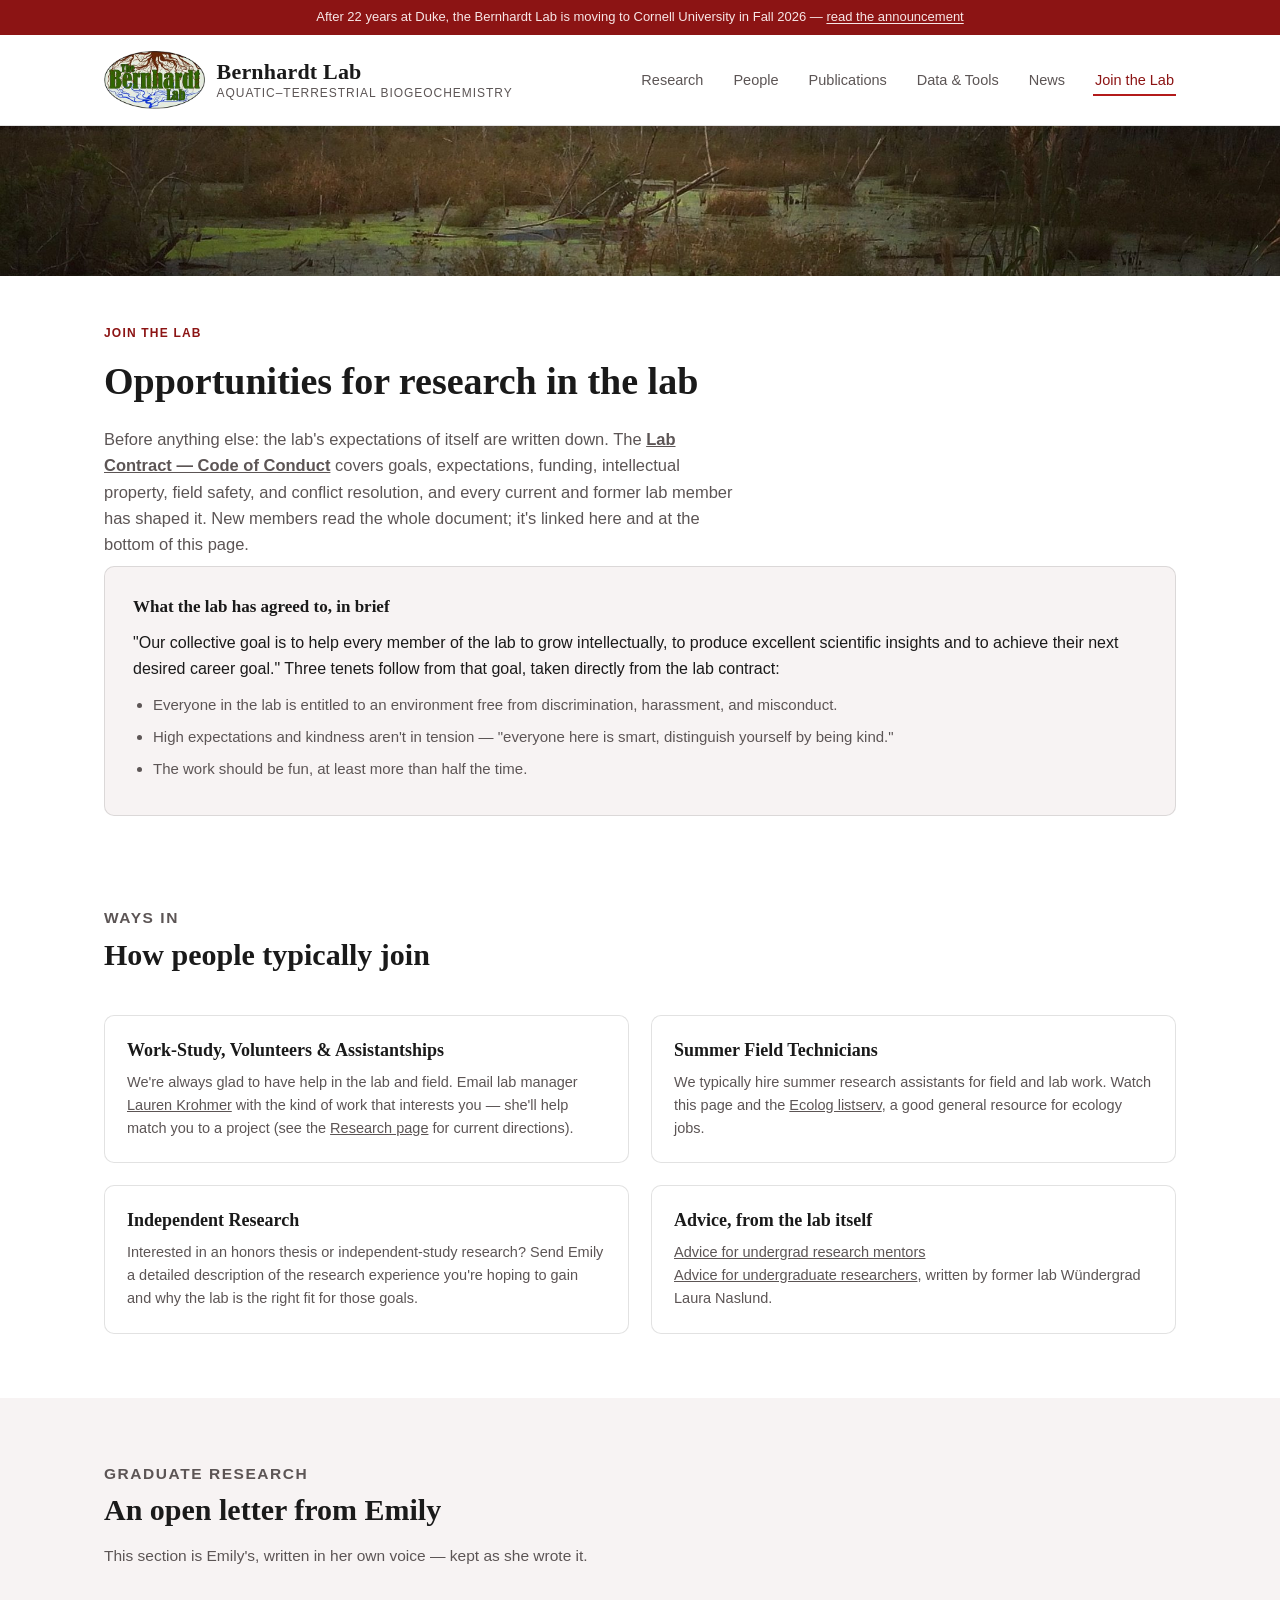
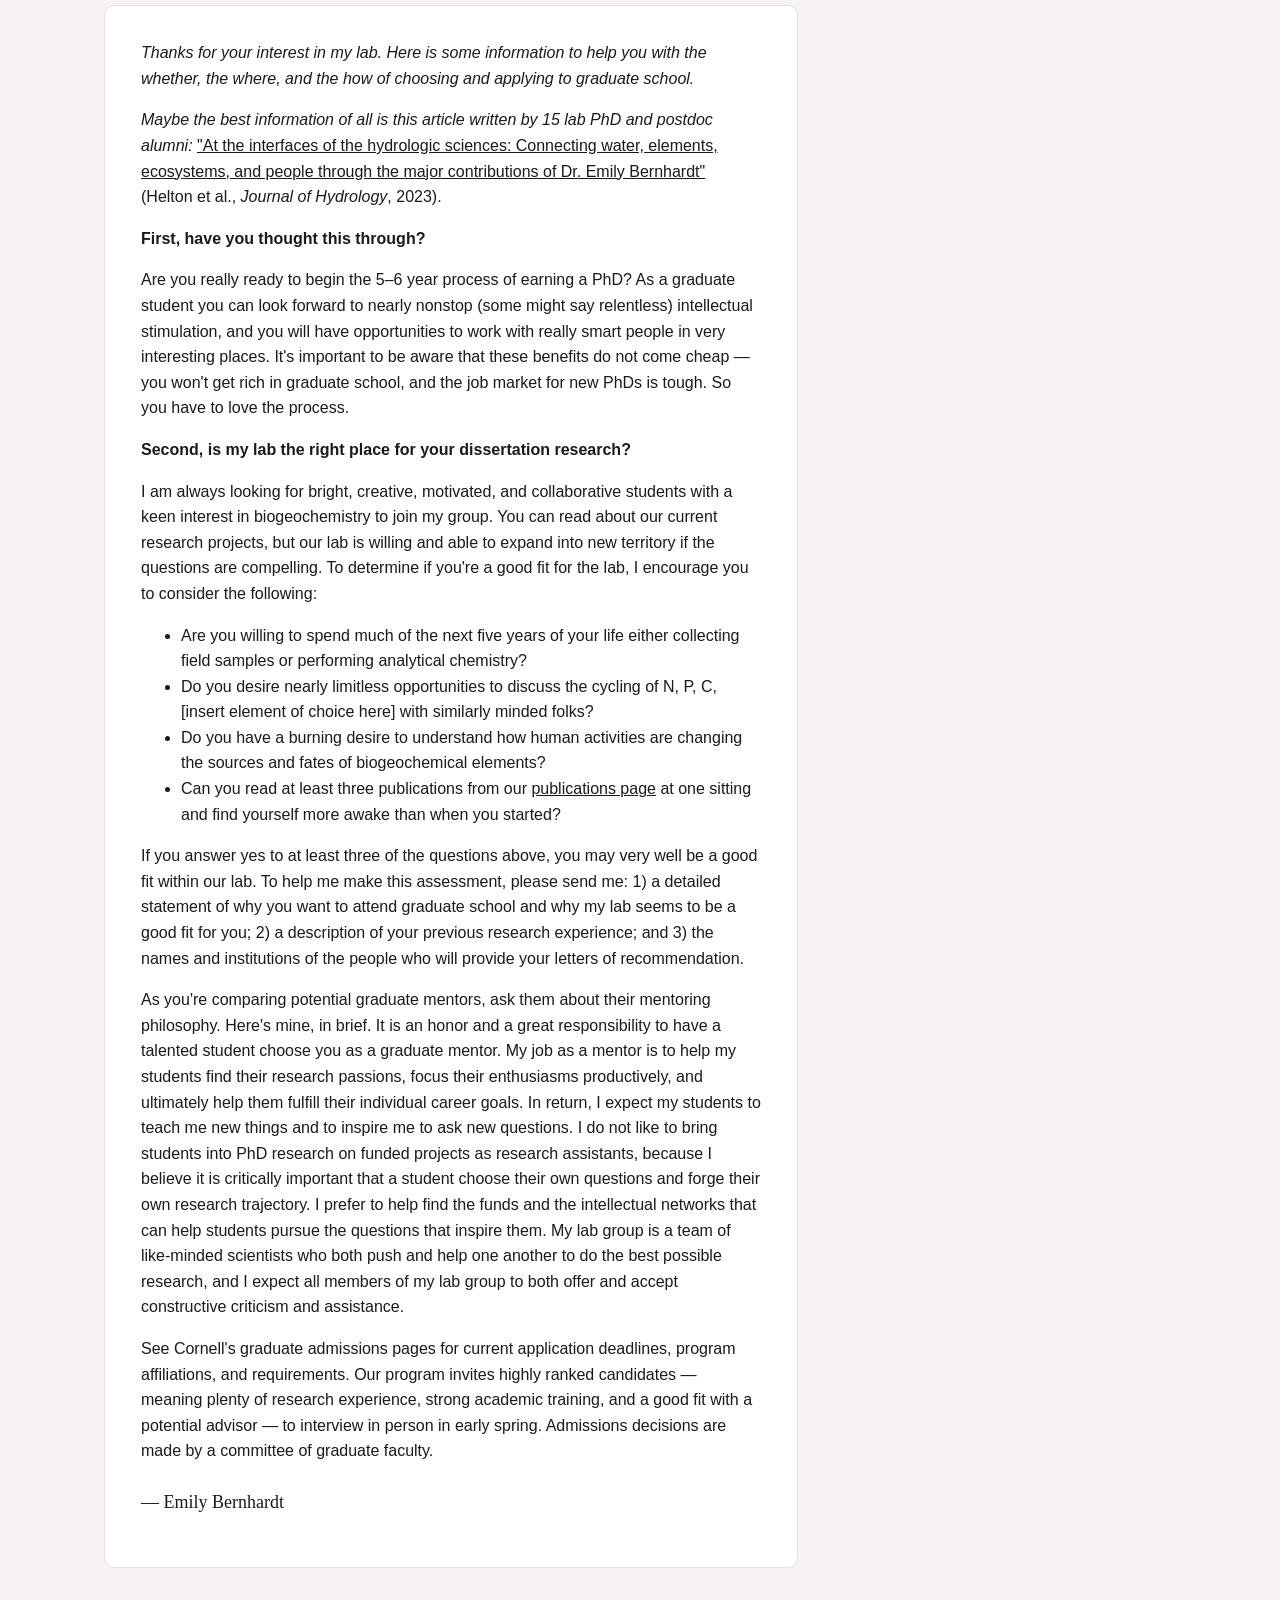
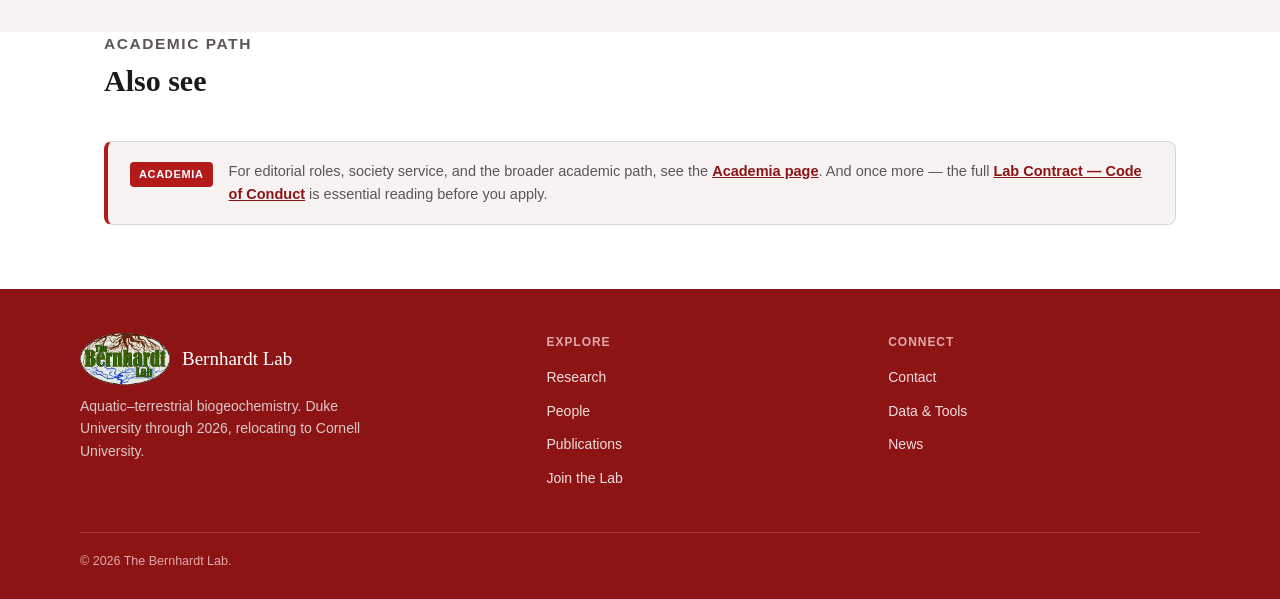
<file: join-the-lab.html>
<!DOCTYPE html>
<html lang="en">
<head>
<meta charset="UTF-8">
<meta name="viewport" content="width=device-width, initial-scale=1.0">
<title>Join the Lab — The Bernhardt Lab</title>
<link rel="icon" type="image/png" href="images/logo-emblem.png">
<link rel="stylesheet" href="theme.css">
</head>
<body>


<div class="utility">
  After 22 years at Duke, the Bernhardt Lab is moving to Cornell University in Fall 2026 —
  <a href="https://news.cornell.edu/stories/2026/03/ecologist-biogeochemist-emily-bernhardt-lead-cornell-atkinson" target="_blank" rel="noopener">read the announcement</a>
</div>

<header class="site">
  <div class="nav-wrap">
    <a class="brand" href="index.html">
      <img class="mark" src="images/logo-emblem.png" alt="Bernhardt Lab emblem">
      <div class="text">
        <div class="name">Bernhardt Lab</div>
        <div class="sub">Aquatic–Terrestrial Biogeochemistry</div>
      </div>
    </a>
    <nav class="primary">
      <ul>
        <li><a href="research.html">Research</a></li>
        <li><a href="people.html">People</a></li>
        <li><a href="publications.html">Publications</a></li>
        <li><a href="data-tools.html">Data &amp; Tools</a></li>
        <li><a href="news.html">News</a></li>
        <li><a href="join-the-lab.html" class="current">Join the Lab</a></li>
      </ul>
    </nav>
  </div>
</header>

<div class="photo-band" id="topBand" style="height:150px;">
  <div class="pb-slide active" style="background-image:url('images/land-07-coastal-wetland-storm.jpg'); background-size:cover; background-position:center;"></div>
</div>

<div class="page-head">
  <p class="kicker">Join the Lab</p>
  <h1>Opportunities for research in the lab</h1>
  <p class="lede">Before anything else: the lab's expectations of itself are written down. The <a href="https://docs.google.com/document/d/1RfsveEVEEO79DXajjJW1t_2K_2BHgrZlUxyjZupbSzo/edit?usp=sharing" target="_blank" rel="noopener"><strong>Lab Contract — Code of Conduct</strong></a> covers goals, expectations, funding, intellectual property, field safety, and conflict resolution, and every current and former lab member has shaped it. New members read the whole document; it's linked here and at the bottom of this page.</p>
</div>

<section class="tight">
  <div class="pull-box">
    <h4>What the lab has agreed to, in brief</h4>
    <p style="margin:0 0 12px;">"Our collective goal is to help every member of the lab to grow intellectually, to produce excellent scientific insights and to achieve their next desired career goal." Three tenets follow from that goal, taken directly from the lab contract:</p>
    <ul>
      <li>Everyone in the lab is entitled to an environment free from discrimination, harassment, and misconduct.</li>
      <li>High expectations and kindness aren't in tension — "everyone here is smart, distinguish yourself by being kind."</li>
      <li>The work should be fun, at least more than half the time.</li>
    </ul>
  </div>
</section>

<section class="tight">
  <div class="section-head">
    <p class="kicker">Ways in</p>
    <h2>How people typically join</h2>
  </div>

  <div class="card-grid cols-2">
    <div class="card">
      <div class="card-body">
        <h3>Work-Study, Volunteers &amp; Assistantships</h3>
        <p>We're always glad to have help in the lab and field. Email lab manager <a href="mailto:lauren.krohmer@duke.edu">Lauren Krohmer</a> with the kind of work that interests you — she'll help match you to a project (see the <a href="research.html">Research page</a> for current directions).</p>
      </div>
    </div>
    <div class="card">
      <div class="card-body">
        <h3>Summer Field Technicians</h3>
        <p>We typically hire summer research assistants for field and lab work. Watch this page and the <a href="https://listserv.umd.edu/archives/ecolog-l.html" target="_blank" rel="noopener">Ecolog listserv</a>, a good general resource for ecology jobs.</p>
      </div>
    </div>
    <div class="card">
      <div class="card-body">
        <h3>Independent Research</h3>
        <p>Interested in an honors thesis or independent-study research? Send Emily a detailed description of the research experience you're hoping to gain and why the lab is the right fit for those goals.</p>
      </div>
    </div>
    <div class="card">
      <div class="card-body">
        <h3>Advice, from the lab itself</h3>
        <p><a href="https://docs.google.com/document/d/18MalS8TnoJmA38LxiFWr1zZv_HlazOc9-9Br9BDTIes/edit?usp=sharing" target="_blank" rel="noopener">Advice for undergrad research mentors</a><br><a href="https://docs.google.com/document/d/1QVS_ffu3v6gxtvjphZ_z721r0B4F3sRMRH6yS6RQvE4/edit?usp=sharing" target="_blank" rel="noopener">Advice for undergraduate researchers</a>, written by former lab Wündergrad Laura Naslund.</p>
      </div>
    </div>
  </div>
</section>

<section class="alt">
  <div class="inner">
    <div class="section-head">
      <p class="kicker">Graduate research</p>
      <h2>An open letter from Emily</h2>
      <p>This section is Emily's, written in her own voice — kept as she wrote it.</p>
    </div>

    <div class="letter">
      <p><em>Thanks for your interest in my lab. Here is some information to help you with the whether, the where, and the how of choosing and applying to graduate school.</em></p>
      <p><em>Maybe the best information of all is this article written by 15 lab PhD and postdoc alumni:</em> <a href="https://doi.org/10.1016/j.jhydrol.2023.129251" target="_blank" rel="noopener">"At the interfaces of the hydrologic sciences: Connecting water, elements, ecosystems, and people through the major contributions of Dr. Emily Bernhardt"</a> (Helton et al., <em>Journal of Hydrology</em>, 2023).</p>

      <p><strong>First, have you thought this through?</strong></p>
      <p>Are you really ready to begin the 5–6 year process of earning a PhD? As a graduate student you can look forward to nearly nonstop (some might say relentless) intellectual stimulation, and you will have opportunities to work with really smart people in very interesting places. It's important to be aware that these benefits do not come cheap — you won't get rich in graduate school, and the job market for new PhDs is tough. So you have to love the process.</p>

      <p><strong>Second, is my lab the right place for your dissertation research?</strong></p>
      <p>I am always looking for bright, creative, motivated, and collaborative students with a keen interest in biogeochemistry to join my group. You can read about our current research projects, but our lab is willing and able to expand into new territory if the questions are compelling. To determine if you're a good fit for the lab, I encourage you to consider the following:</p>
      <ul>
        <li>Are you willing to spend much of the next five years of your life either collecting field samples or performing analytical chemistry?</li>
        <li>Do you desire nearly limitless opportunities to discuss the cycling of N, P, C, [insert element of choice here] with similarly minded folks?</li>
        <li>Do you have a burning desire to understand how human activities are changing the sources and fates of biogeochemical elements?</li>
        <li>Can you read at least three publications from our <a href="publications.html">publications page</a> at one sitting and find yourself more awake than when you started?</li>
      </ul>
      <p>If you answer yes to at least three of the questions above, you may very well be a good fit within our lab. To help me make this assessment, please send me: 1) a detailed statement of why you want to attend graduate school and why my lab seems to be a good fit for you; 2) a description of your previous research experience; and 3) the names and institutions of the people who will provide your letters of recommendation.</p>

      <p>As you're comparing potential graduate mentors, ask them about their mentoring philosophy. Here's mine, in brief. It is an honor and a great responsibility to have a talented student choose you as a graduate mentor. My job as a mentor is to help my students find their research passions, focus their enthusiasms productively, and ultimately help them fulfill their individual career goals. In return, I expect my students to teach me new things and to inspire me to ask new questions. I do not like to bring students into PhD research on funded projects as research assistants, because I believe it is critically important that a student choose their own questions and forge their own research trajectory. I prefer to help find the funds and the intellectual networks that can help students pursue the questions that inspire them. My lab group is a team of like-minded scientists who both push and help one another to do the best possible research, and I expect all members of my lab group to both offer and accept constructive criticism and assistance.</p>

      <p>See Cornell's graduate admissions pages for current application deadlines, program affiliations, and requirements. Our program invites highly ranked candidates — meaning plenty of research experience, strong academic training, and a good fit with a potential advisor — to interview in person in early spring. Admissions decisions are made by a committee of graduate faculty.</p>

      <p class="sign">— Emily Bernhardt</p>
    </div>
   </div>
</section>

<section class="tight">
  <div class="section-head">
    <p class="kicker">Academic path</p>
    <h2>Also see</h2>
  </div>
  <div class="banner" style="margin:0; padding:0; max-width:none;">
    <div class="banner-inner">
      <span class="tag">Academia</span>
      <p>For editorial roles, society service, and the broader academic path, see the <a href="academia.html">Academia page</a>. And once more — the full <a href="https://docs.google.com/document/d/1RfsveEVEEO79DXajjJW1t_2K_2BHgrZlUxyjZupbSzo/edit?usp=sharing" target="_blank" rel="noopener">Lab Contract — Code of Conduct</a> is essential reading before you apply.</p>
    </div>
  </div>
</section>

<footer>
  <div class="foot-inner">
    <div>
      <div style="display:flex; align-items:center; gap:12px;">
        <img src="images/logo-emblem.png" alt="Bernhardt Lab emblem" style="width:90px; height:auto; flex:none;">
        <div class="name" style="font-family:var(--serif); font-size:19px; color:#fff;">Bernhardt Lab</div>
      </div>
      <p style="margin-top:10px; max-width:38ch; color:#ddc9c9;">Aquatic–terrestrial biogeochemistry. Duke University through 2026, relocating to Cornell University.</p>
    </div>
    <div>
      <h5>Explore</h5>
      <ul>
        <li><a href="research.html">Research</a></li>
        <li><a href="people.html">People</a></li>
        <li><a href="publications.html">Publications</a></li>
        <li><a href="join-the-lab.html">Join the Lab</a></li>
      </ul>
    </div>
    <div>
      <h5>Connect</h5>
      <ul>
        <li><a href="mailto:emily.bernhardt@duke.edu">Contact</a></li>
        <li><a href="data-tools.html">Data &amp; Tools</a></li>
        <li><a href="news.html">News</a></li>
      </ul>
    </div>
  </div>
  <div class="foot-bottom">&copy; 2026 The Bernhardt Lab.</div>
</footer>

</body>
</html>
</file>
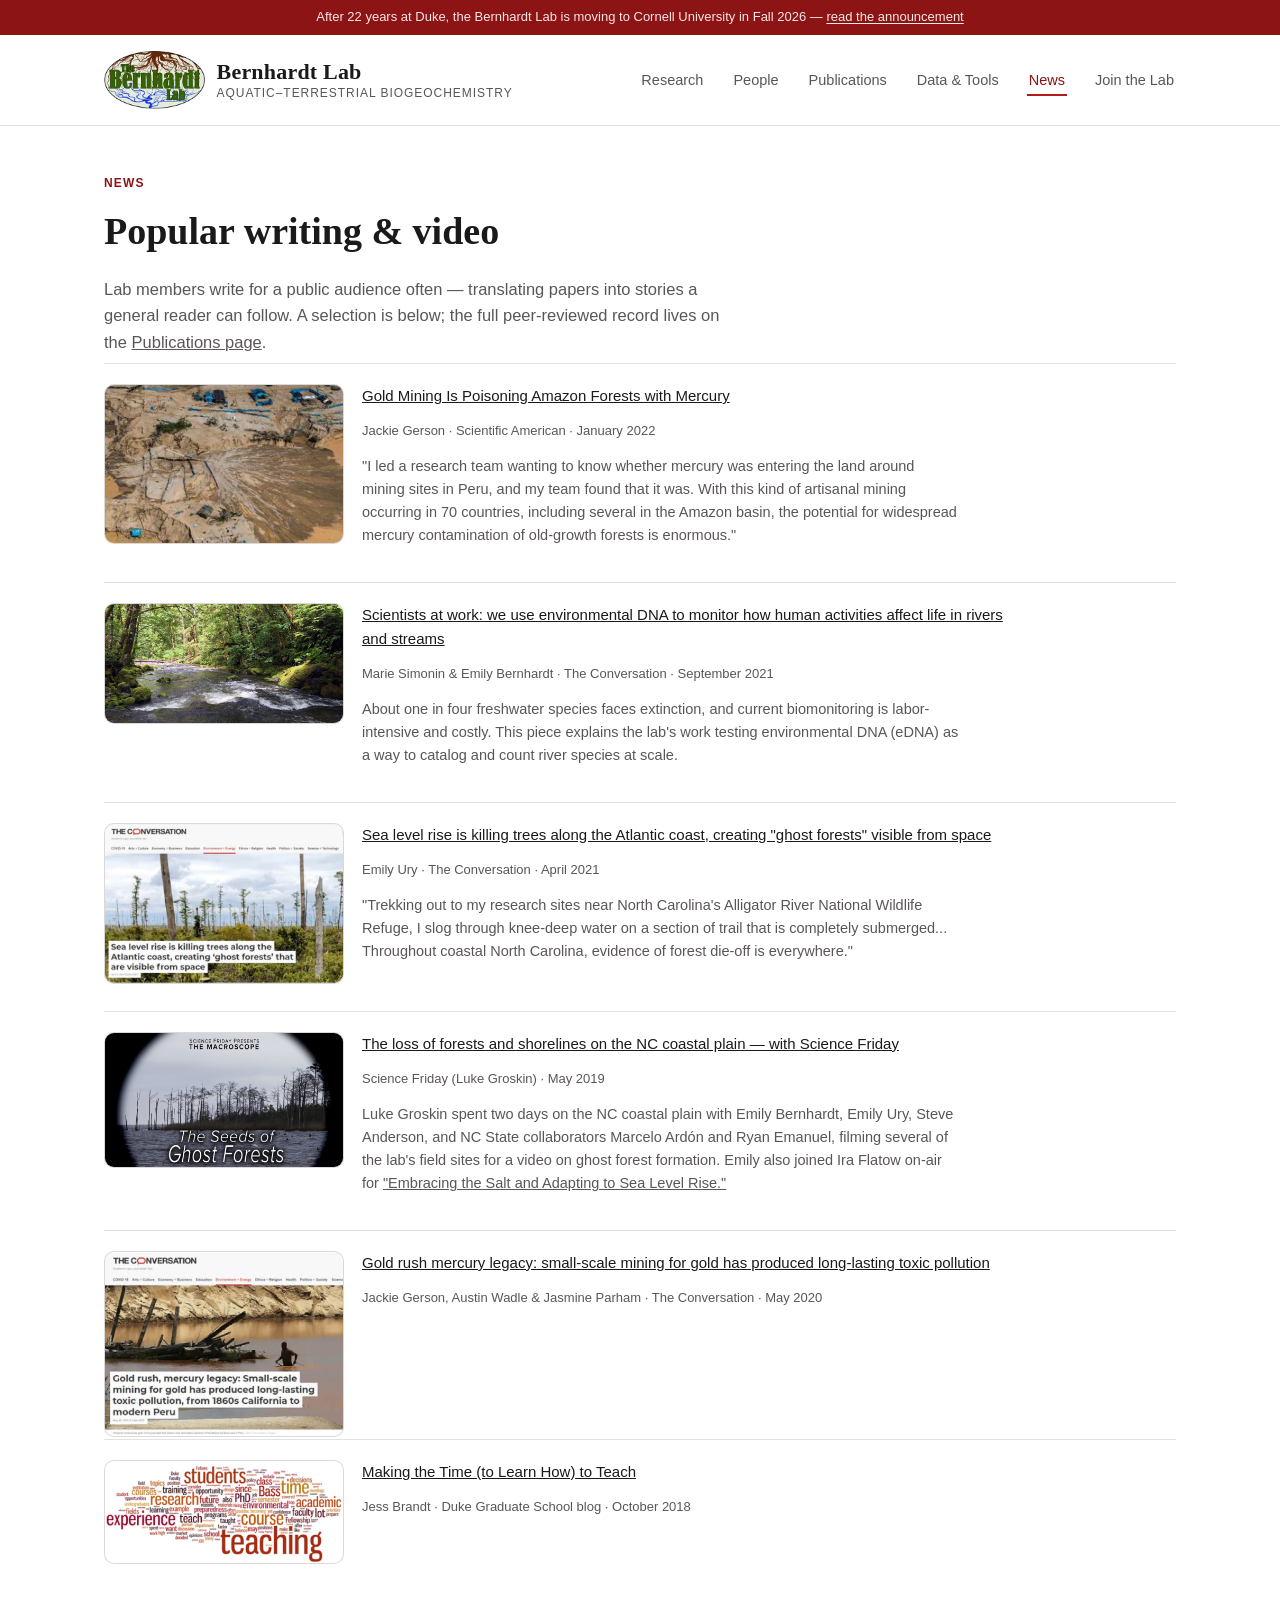
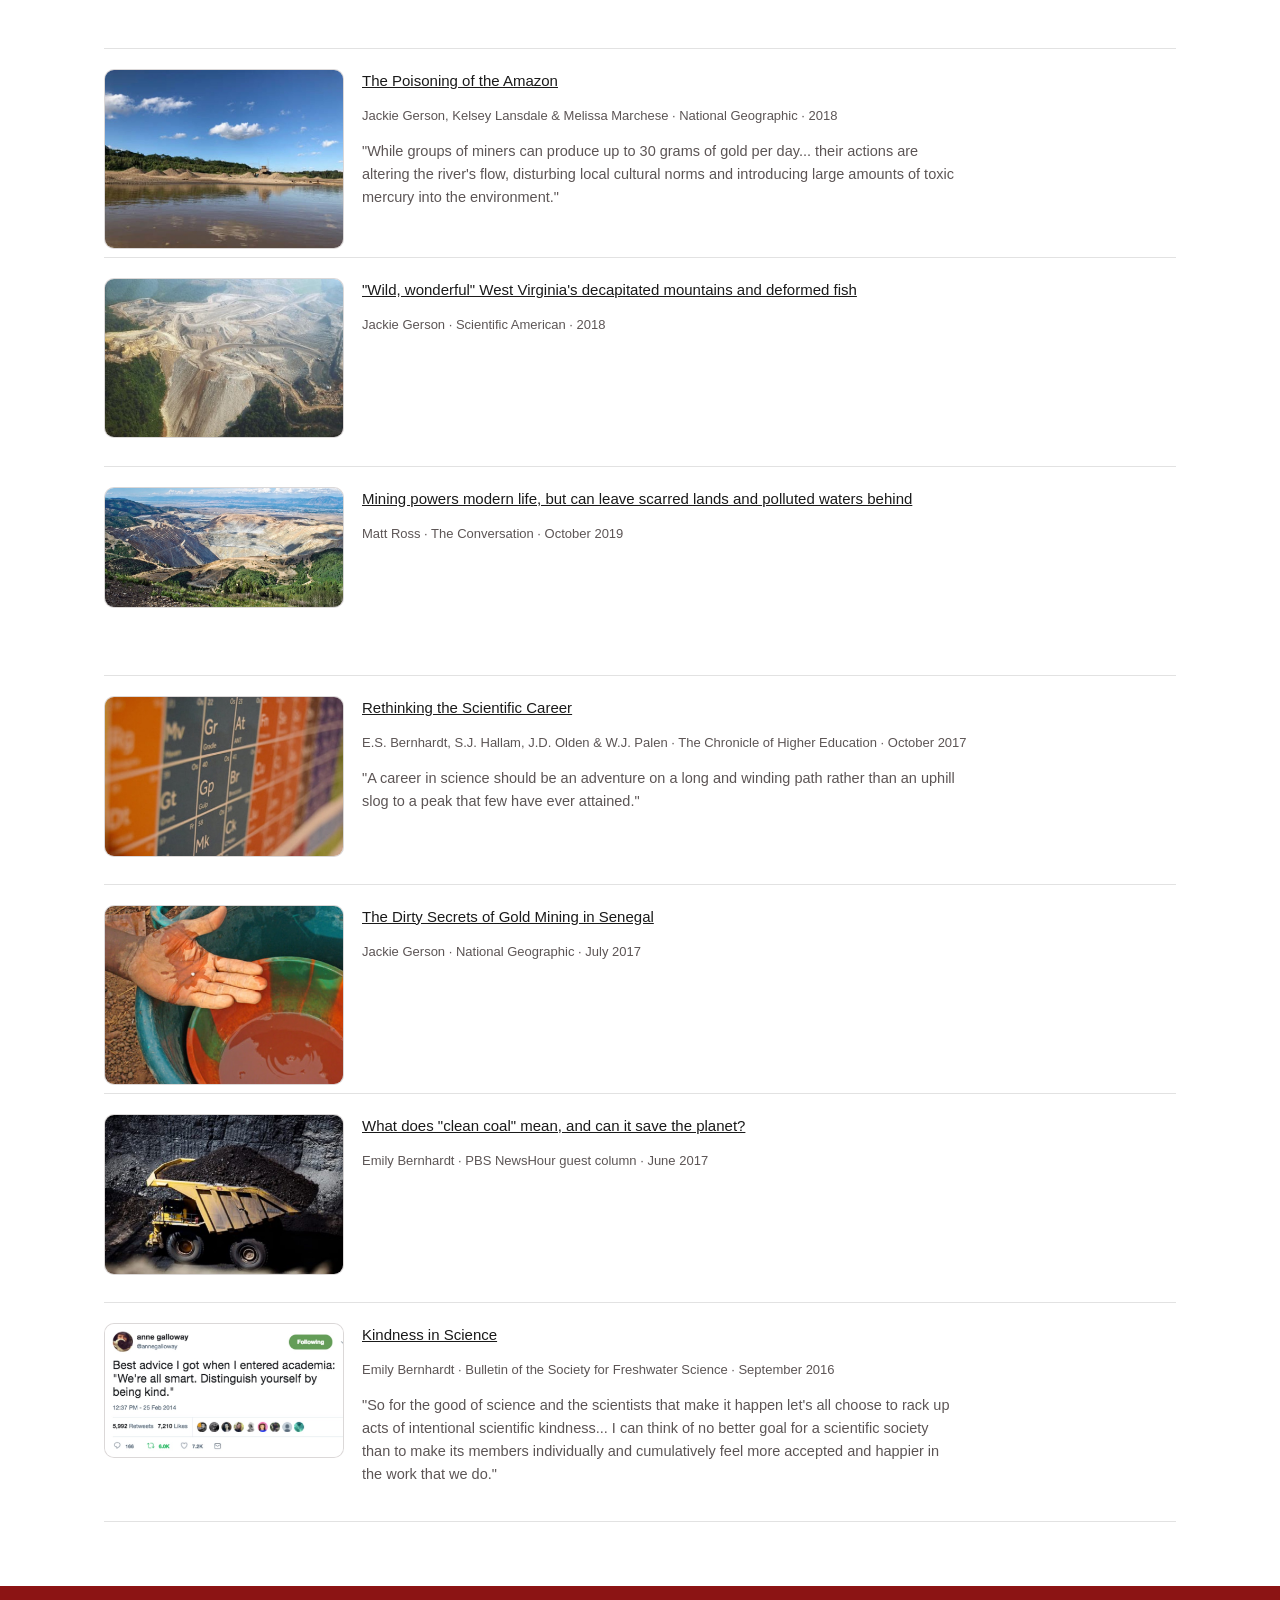
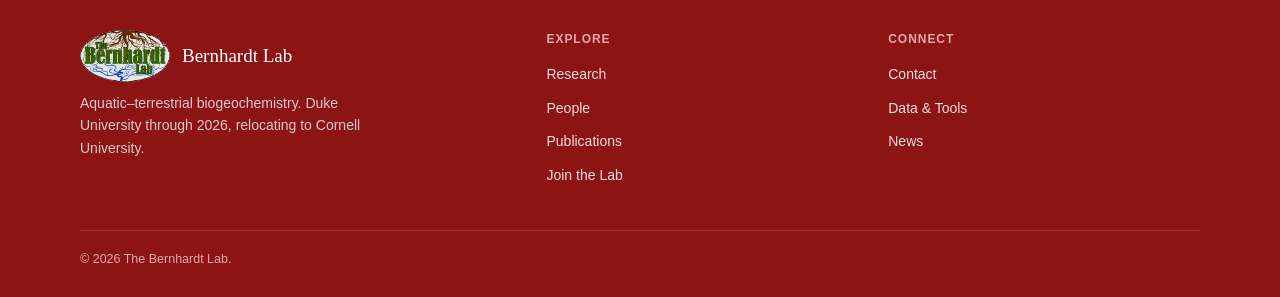
<file: news.html>
<!DOCTYPE html>
<html lang="en">
<head>
<meta charset="UTF-8">
<meta name="viewport" content="width=device-width, initial-scale=1.0">
<title>News — The Bernhardt Lab</title>
<link rel="icon" type="image/png" href="images/logo-emblem.png">
<link rel="stylesheet" href="theme.css">
</head>
<body>


<div class="utility">
  After 22 years at Duke, the Bernhardt Lab is moving to Cornell University in Fall 2026 —
  <a href="https://news.cornell.edu/stories/2026/03/ecologist-biogeochemist-emily-bernhardt-lead-cornell-atkinson" target="_blank" rel="noopener">read the announcement</a>
</div>

<header class="site">
  <div class="nav-wrap">
    <a class="brand" href="index.html">
      <img class="mark" src="images/logo-emblem.png" alt="Bernhardt Lab emblem">
      <div class="text">
        <div class="name">Bernhardt Lab</div>
        <div class="sub">Aquatic–Terrestrial Biogeochemistry</div>
      </div>
    </a>
    <nav class="primary">
      <ul>
        <li><a href="research.html">Research</a></li>
        <li><a href="people.html">People</a></li>
        <li><a href="publications.html">Publications</a></li>
        <li><a href="data-tools.html">Data &amp; Tools</a></li>
        <li><a href="news.html" class="current">News</a></li>
        <li><a href="join-the-lab.html">Join the Lab</a></li>
      </ul>
    </nav>
  </div>
</header>

<div class="page-head">
  <p class="kicker">News</p>
  <h1>Popular writing &amp; video</h1>
  <p class="lede">Lab members write for a public audience often — translating papers into stories a general reader can follow. A selection is below; the full peer-reviewed record lives on the <a href="publications.html">Publications page</a>.</p>
</div>

<section class="tight">
  <ul class="entry-list with-thumbs">

    <li>
      <div class="entry-thumb"><div class="photo-frame"><img src="images/news/news-gold-mining-scientific-american.jpg" alt="Gold Mining Is Poisoning Amazon Forests with Mercury"></div></div>
      <div class="entry-text">
      <p class="entry-citation"><a href="http://www.scientificamerican.com/article/gold-mining-is-poisoning-amazon-forests-with-mercury/" target="_blank" rel="noopener">Gold Mining Is Poisoning Amazon Forests with Mercury</a></p>
      <p class="entry-meta">Jackie Gerson · Scientific American · January 2022</p>
      <p style="font-size:14.5px; color:var(--ink-soft); margin-top:8px; max-width:74ch;">"I led a research team wanting to know whether mercury was entering the land around mining sites in Peru, and my team found that it was. With this kind of artisanal mining occurring in 70 countries, including several in the Amazon basin, the potential for widespread mercury contamination of old-growth forests is enormous."</p>
      </div>
    </li>

    <li>
      <div class="entry-thumb"><div class="photo-frame"><img src="images/news/news-edna-stream-conversation.jpg" alt="Scientists at work: we use environmental DNA to monitor how human activities affect life in rivers and streams"></div></div>
      <div class="entry-text">
      <p class="entry-citation"><a href="https://theconversation.com/scientists-at-work-we-use-environmental-dna-to-monitor-how-human-activities-affect-life-in-rivers-and-streams-164529" target="_blank" rel="noopener">Scientists at work: we use environmental DNA to monitor how human activities affect life in rivers and streams</a></p>
      <p class="entry-meta">Marie Simonin &amp; Emily Bernhardt · The Conversation · September 2021</p>
      <p style="font-size:14.5px; color:var(--ink-soft); margin-top:8px; max-width:74ch;">About one in four freshwater species faces extinction, and current biomonitoring is labor-intensive and costly. This piece explains the lab's work testing environmental DNA (eDNA) as a way to catalog and count river species at scale.</p>
      </div>
    </li>

    <li>
      <div class="entry-thumb"><div class="photo-frame"><img src="images/news/news-ghost-forests-conversation.jpg" alt="Sea level rise is killing trees along the Atlantic coast, creating ghost forests visible from space"></div></div>
      <div class="entry-text">
      <p class="entry-citation"><a href="https://theconversation.com/sea-level-rise-is-killing-trees-along-the-atlantic-coast-creating-ghost-forests-that-are-visible-from-space-147971" target="_blank" rel="noopener">Sea level rise is killing trees along the Atlantic coast, creating "ghost forests" visible from space</a></p>
      <p class="entry-meta">Emily Ury · The Conversation · April 2021</p>
      <p style="font-size:14.5px; color:var(--ink-soft); margin-top:8px; max-width:74ch;">"Trekking out to my research sites near North Carolina's Alligator River National Wildlife Refuge, I slog through knee-deep water on a section of trail that is completely submerged... Throughout coastal North Carolina, evidence of forest die-off is everywhere."</p>
      </div>
    </li>

    <li>
      <div class="entry-thumb"><div class="photo-frame"><img src="images/news/news-science-friday-ghost-forests.jpg" alt="The Seeds of Ghost Forests — Science Friday video still"></div></div>
      <div class="entry-text">
      <p class="entry-citation"><a href="https://www.sciencefriday.com/videos/the-seeds-of-ghost-forests/" target="_blank" rel="noopener">The loss of forests and shorelines on the NC coastal plain — with Science Friday</a></p>
      <p class="entry-meta">Science Friday (Luke Groskin) · May 2019</p>
      <p style="font-size:14.5px; color:var(--ink-soft); margin-top:8px; max-width:74ch;">Luke Groskin spent two days on the NC coastal plain with Emily Bernhardt, Emily Ury, Steve Anderson, and NC State collaborators Marcelo Ardón and Ryan Emanuel, filming several of the lab's field sites for a video on ghost forest formation. Emily also joined Ira Flatow on-air for <a href="https://www.sciencefriday.com/segments/embracing-the-salt-and-adapting-to-sea-level-rise/" target="_blank" rel="noopener">"Embracing the Salt and Adapting to Sea Level Rise."</a></p>
      </div>
    </li>

    <li>
      <div class="entry-thumb"><div class="photo-frame"><img src="images/news/news-gold-rush-mercury-conversation.jpg" alt="Gold rush mercury legacy: small-scale mining for gold has produced long-lasting toxic pollution"></div></div>
      <div class="entry-text">
      <p class="entry-citation"><a href="https://theconversation.com/gold-rush-mercury-legacy-small-scale-mining-for-gold-has-produced-long-lasting-toxic-pollution-from-1860s-california-to-modern-peru-133324" target="_blank" rel="noopener">Gold rush mercury legacy: small-scale mining for gold has produced long-lasting toxic pollution</a></p>
      <p class="entry-meta">Jackie Gerson, Austin Wadle &amp; Jasmine Parham · The Conversation · May 2020</p>
      </div>
    </li>

    <li>
      <div class="entry-thumb"><div class="photo-frame"><img src="images/news/news-making-time-to-teach-duke.jpg" alt="Making the Time (to Learn How) to Teach"></div></div>
      <div class="entry-text">
      <p class="entry-citation"><a href="https://gradschool.duke.edu/professional-development/blog/making-time-learn-how-teach" target="_blank" rel="noopener">Making the Time (to Learn How) to Teach</a></p>
      <p class="entry-meta">Jess Brandt · Duke Graduate School blog · October 2018</p>
      </div>
    </li>

    <li>
      <div class="entry-thumb"><div class="photo-frame"><img src="images/news/news-poisoning-of-amazon-natgeo.jpg" alt="The Poisoning of the Amazon"></div></div>
      <div class="entry-text">
      <p class="entry-citation"><a href="https://blog.nationalgeographic.org/2018/10/02/the-poisoning-of-the-amazon/" target="_blank" rel="noopener">The Poisoning of the Amazon</a></p>
      <p class="entry-meta">Jackie Gerson, Kelsey Lansdale &amp; Melissa Marchese · National Geographic · 2018</p>
      <p style="font-size:14.5px; color:var(--ink-soft); margin-top:8px; max-width:74ch;">"While groups of miners can produce up to 30 grams of gold per day... their actions are altering the river's flow, disturbing local cultural norms and introducing large amounts of toxic mercury into the environment."</p>
      </div>
    </li>

    <li>
      <div class="entry-thumb"><div class="photo-frame"><img src="images/news/news-wv-mountains-scientific-american.jpg" alt="Wild, wonderful West Virginia's decapitated mountains and deformed fish"></div></div>
      <div class="entry-text">
      <p class="entry-citation"><a href="https://blogs.scientificamerican.com/observations/wild-wonderful-west-virginias-decapitated-mountains-and-deformed-fish/" target="_blank" rel="noopener">"Wild, wonderful" West Virginia's decapitated mountains and deformed fish</a></p>
      <p class="entry-meta">Jackie Gerson · Scientific American · 2018</p>
      </div>
    </li>

    <li>
      <div class="entry-thumb"><div class="photo-frame"><img src="images/news/news-mining-powers-modern-life-conversation.jpg" alt="Mining powers modern life, but can leave scarred lands and polluted waters behind"></div></div>
      <div class="entry-text">
      <p class="entry-citation"><a href="https://theconversation.com/mining-powers-modern-life-but-can-leave-scarred-lands-and-polluted-waters-behind-119453" target="_blank" rel="noopener">Mining powers modern life, but can leave scarred lands and polluted waters behind</a></p>
      <p class="entry-meta">Matt Ross · The Conversation · October 2019</p>
      </div>
    </li>

    <li>
      <div class="entry-thumb"><div class="photo-frame"><img src="images/news/news-rethinking-scientific-career-chronicle.jpg" alt="Rethinking the Scientific Career"></div></div>
      <div class="entry-text">
      <p class="entry-citation"><a href="http://www.chronicle.com/article/Rethinking-the-Scientific/241361/" target="_blank" rel="noopener">Rethinking the Scientific Career</a></p>
      <p class="entry-meta">E.S. Bernhardt, S.J. Hallam, J.D. Olden &amp; W.J. Palen · The Chronicle of Higher Education · October 2017</p>
      <p style="font-size:14.5px; color:var(--ink-soft); margin-top:8px; max-width:74ch;">"A career in science should be an adventure on a long and winding path rather than an uphill slog to a peak that few have ever attained."</p>
      </div>
    </li>

    <li>
      <div class="entry-thumb"><div class="photo-frame"><img src="images/news/news-gold-mining-senegal-natgeo.jpg" alt="The Dirty Secrets of Gold Mining in Senegal"></div></div>
      <div class="entry-text">
      <p class="entry-citation"><a href="https://voices.nationalgeographic.org/2017/07/19/the-dirty-secrets-of-gold-mining-in-senegal/" target="_blank" rel="noopener">The Dirty Secrets of Gold Mining in Senegal</a></p>
      <p class="entry-meta">Jackie Gerson · National Geographic · July 2017</p>
      </div>
    </li>

    <li>
      <div class="entry-thumb"><div class="photo-frame"><img src="images/news/news-clean-coal-pbs.jpg" alt="What does clean coal mean, and can it save the planet?"></div></div>
      <div class="entry-text">
      <p class="entry-citation"><a href="https://www.mobprod.com/blog/2017/5/3/the-dirty-truth-about-clean-coal" target="_blank" rel="noopener">What does "clean coal" mean, and can it save the planet?</a></p>
      <p class="entry-meta">Emily Bernhardt · PBS NewsHour guest column · June 2017</p>
      </div>
    </li>

    <li>
      <div class="entry-thumb"><div class="photo-frame"><img src="images/news/news-kindness-in-science-sfs.jpg" alt="Kindness in Science"></div></div>
      <div class="entry-text">
      <p class="entry-citation"><a href="https://freshwater-science.org/news/emily-bernhardts-being-kind-featured-in-nature" target="_blank" rel="noopener">Kindness in Science</a></p>
      <p class="entry-meta">Emily Bernhardt · Bulletin of the Society for Freshwater Science · September 2016</p>
      <p style="font-size:14.5px; color:var(--ink-soft); margin-top:8px; max-width:74ch;">"So for the good of science and the scientists that make it happen let's all choose to rack up acts of intentional scientific kindness... I can think of no better goal for a scientific society than to make its members individually and cumulatively feel more accepted and happier in the work that we do."</p>
      </div>
    </li>

  </ul>
</section>

<footer>
  <div class="foot-inner">
    <div>
      <div style="display:flex; align-items:center; gap:12px;">
        <img src="images/logo-emblem.png" alt="Bernhardt Lab emblem" style="width:90px; height:auto; flex:none;">
        <div class="name" style="font-family:var(--serif); font-size:19px; color:#fff;">Bernhardt Lab</div>
      </div>
      <p style="margin-top:10px; max-width:38ch; color:#ddc9c9;">Aquatic–terrestrial biogeochemistry. Duke University through 2026, relocating to Cornell University.</p>
    </div>
    <div>
      <h5>Explore</h5>
      <ul>
        <li><a href="research.html">Research</a></li>
        <li><a href="people.html">People</a></li>
        <li><a href="publications.html">Publications</a></li>
        <li><a href="join-the-lab.html">Join the Lab</a></li>
      </ul>
    </div>
    <div>
      <h5>Connect</h5>
      <ul>
        <li><a href="mailto:emily.bernhardt@duke.edu">Contact</a></li>
        <li><a href="data-tools.html">Data &amp; Tools</a></li>
        <li><a href="news.html">News</a></li>
      </ul>
    </div>
  </div>
  <div class="foot-bottom">&copy; 2026 The Bernhardt Lab.</div>
</footer>

</body>
</html>
</file>
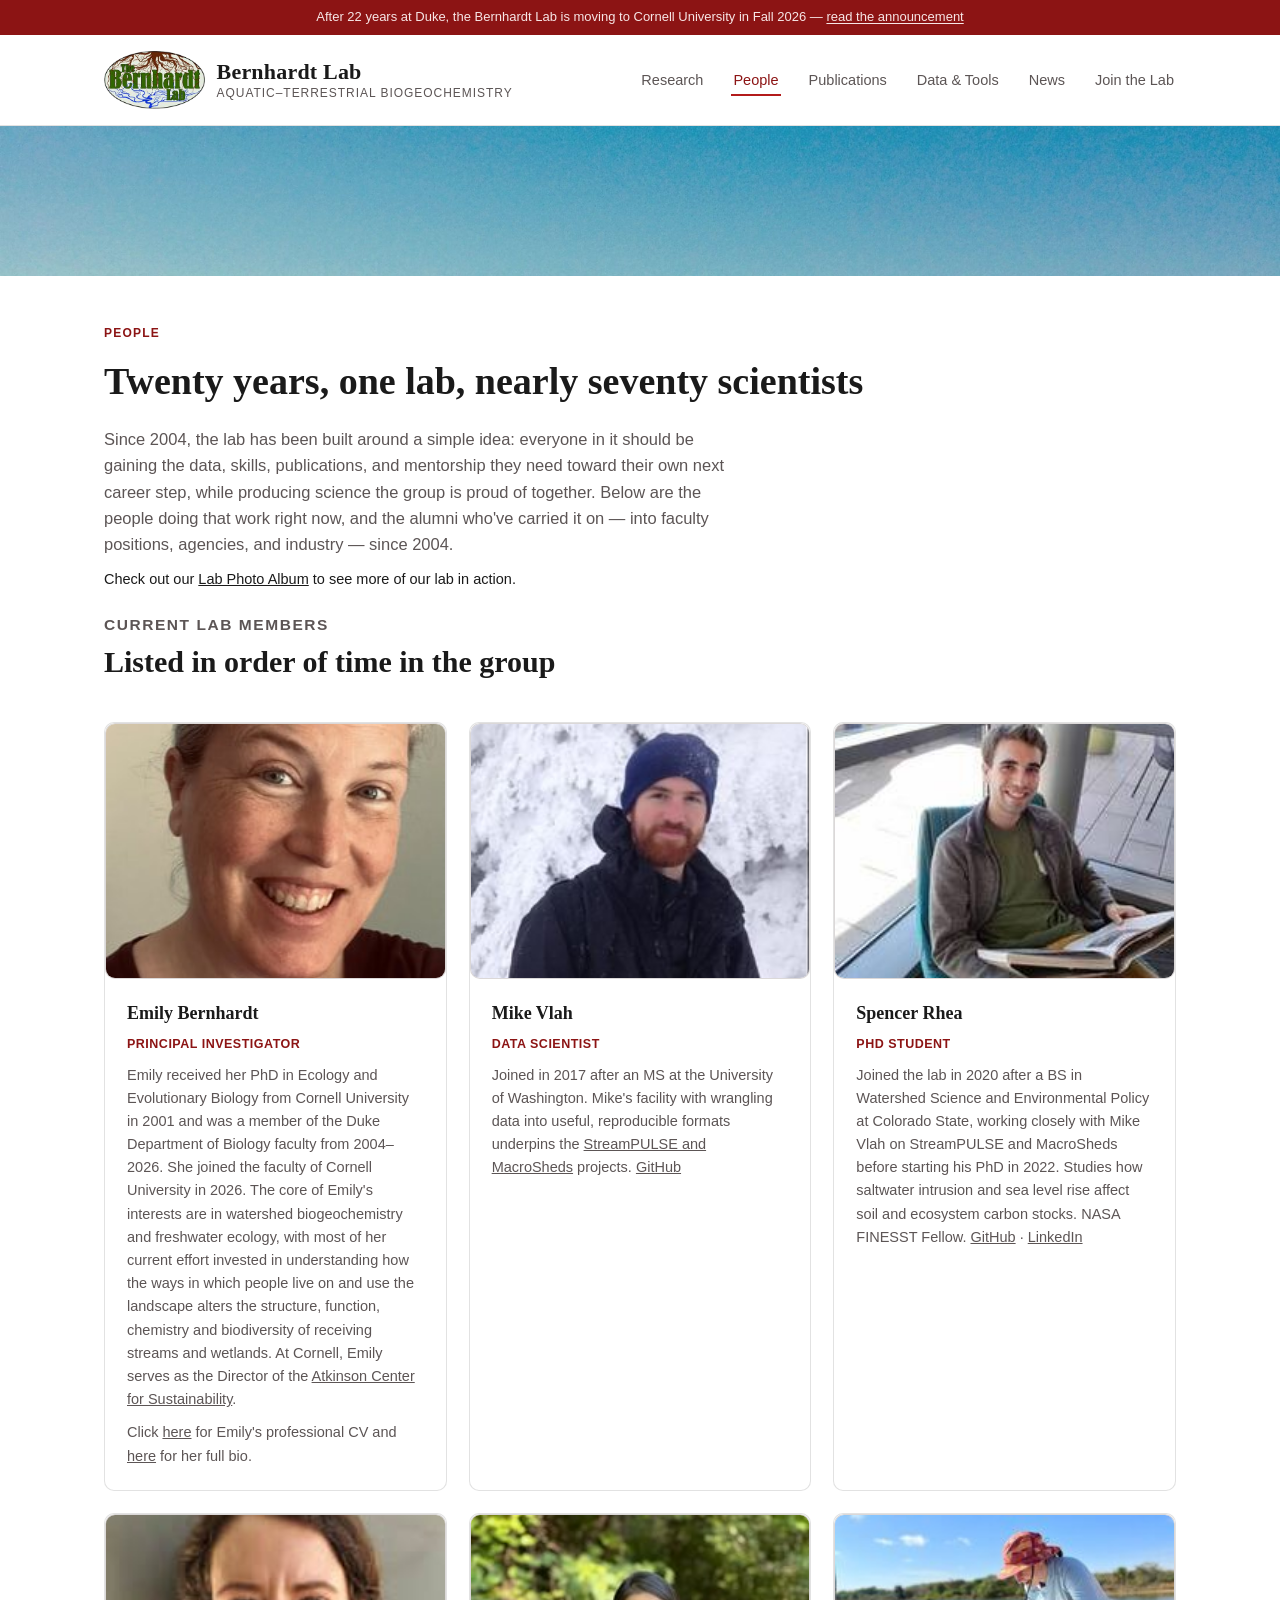
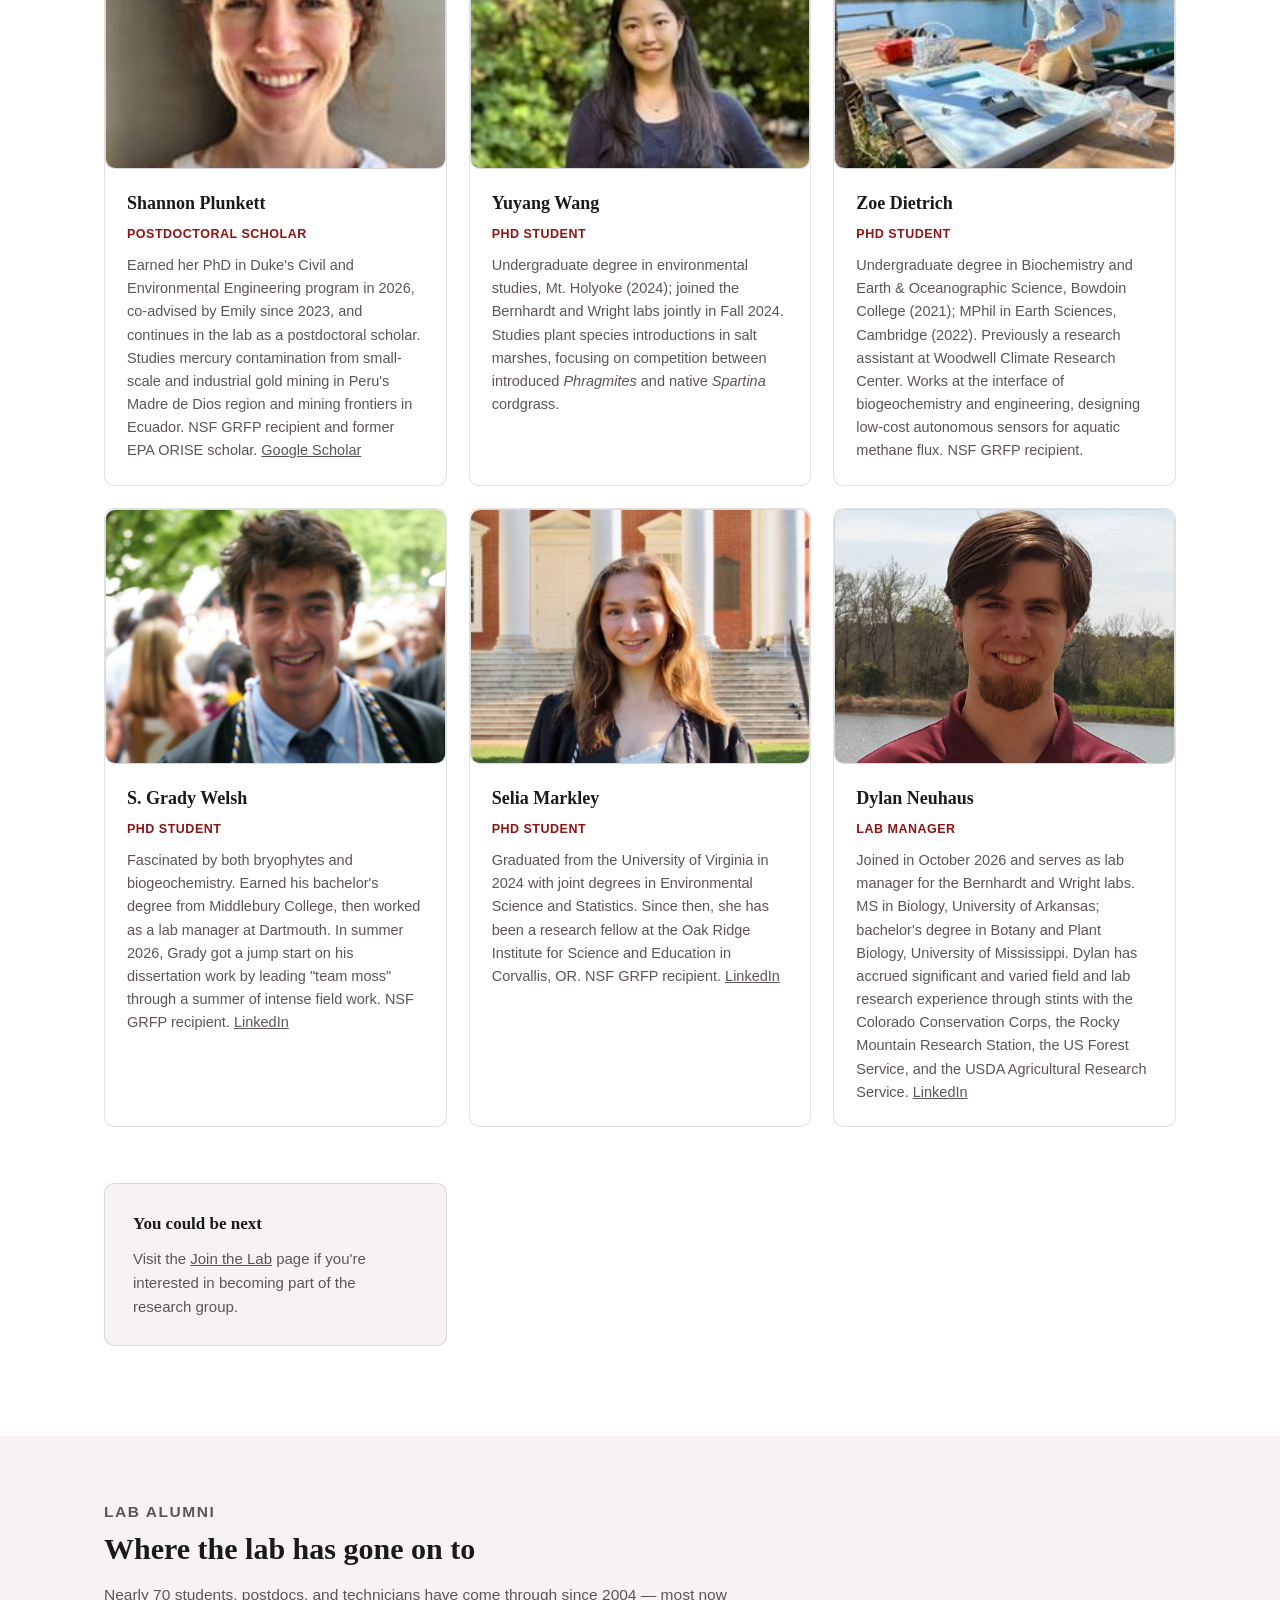
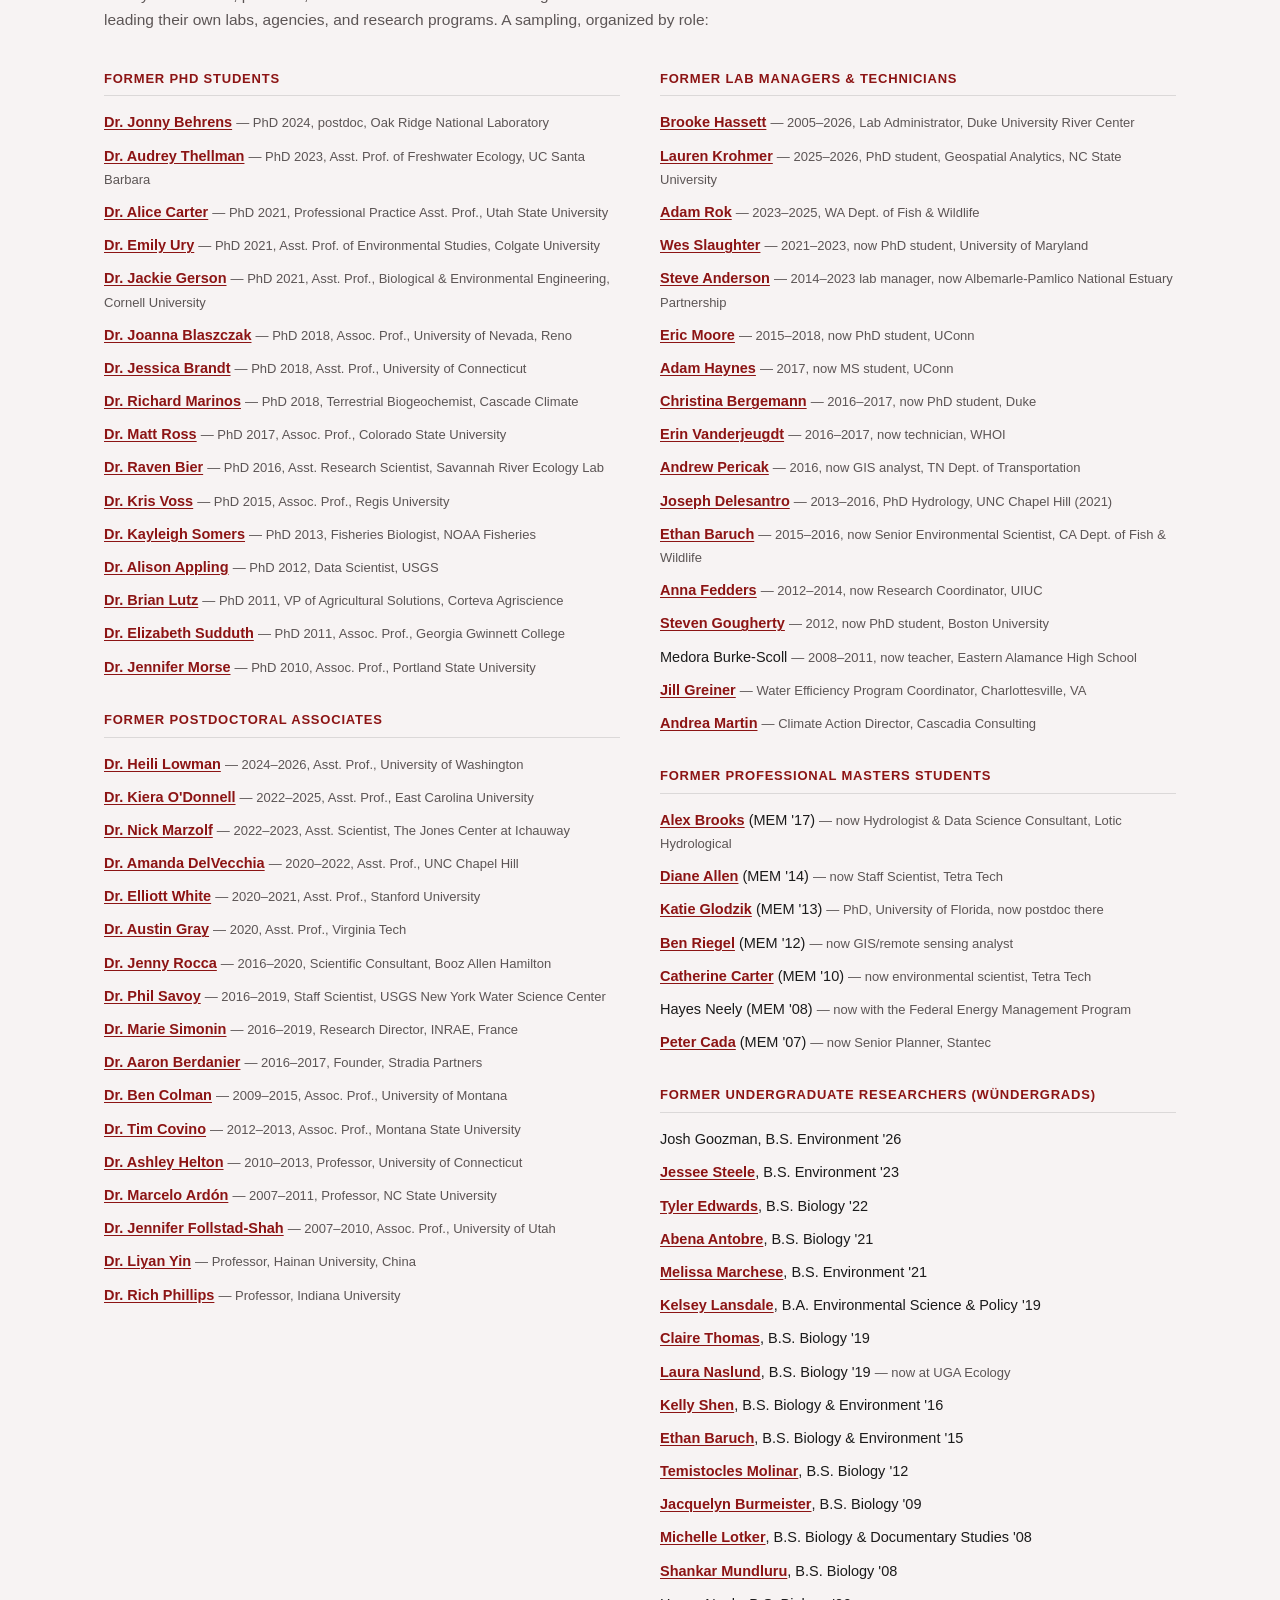
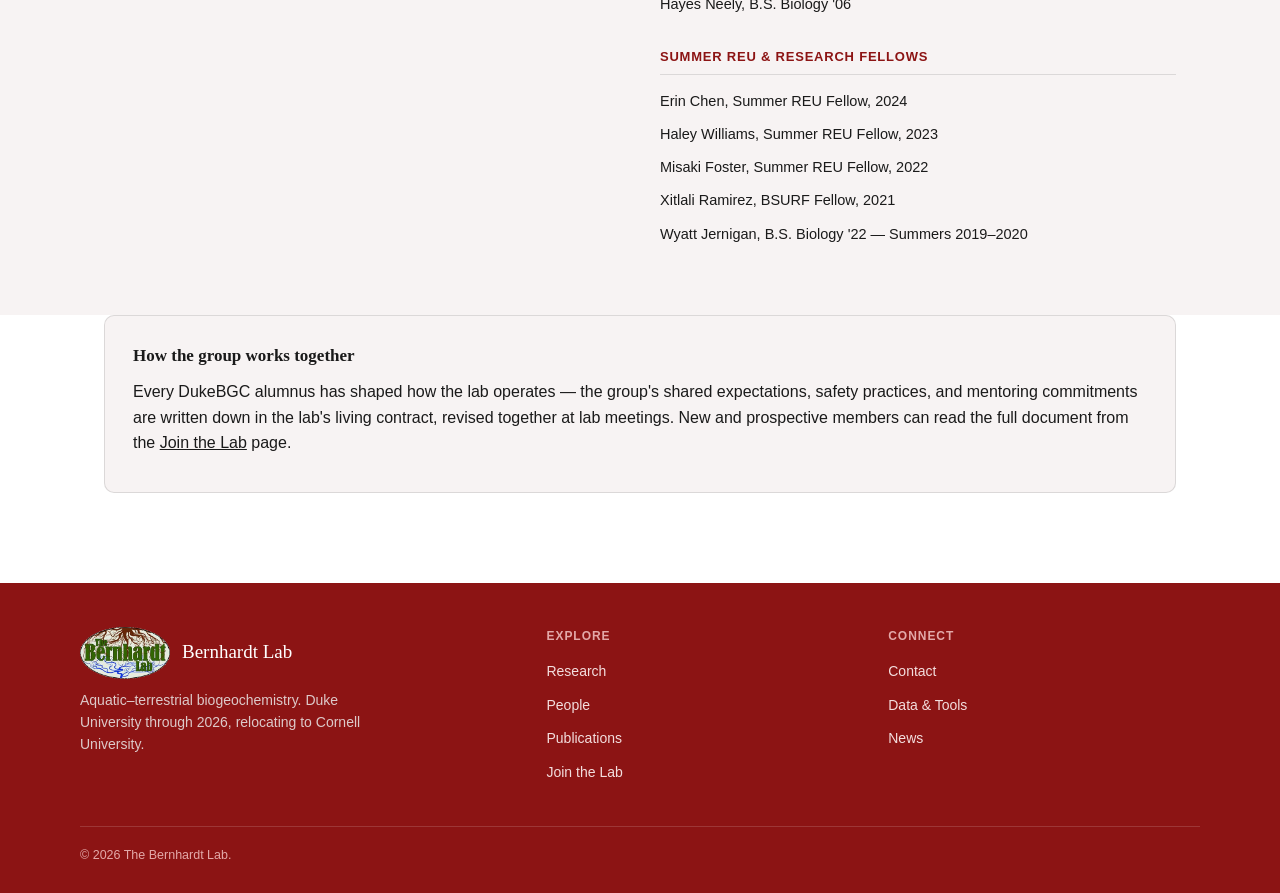
<file: people.html>
<!DOCTYPE html>
<html lang="en">
<head>
<meta charset="UTF-8">
<meta name="viewport" content="width=device-width, initial-scale=1.0">
<title>People — The Bernhardt Lab</title>
<link rel="icon" type="image/png" href="images/logo-emblem.png">
<link rel="stylesheet" href="theme.css">
</head>
<body>


<div class="utility">
  After 22 years at Duke, the Bernhardt Lab is moving to Cornell University in Fall 2026 —
  <a href="https://news.cornell.edu/stories/2026/03/ecologist-biogeochemist-emily-bernhardt-lead-cornell-atkinson" target="_blank" rel="noopener">read the announcement</a>
</div>

<header class="site">
  <div class="nav-wrap">
    <a class="brand" href="index.html">
      <img class="mark" src="images/logo-emblem.png" alt="Bernhardt Lab emblem">
      <div class="text">
        <div class="name">Bernhardt Lab</div>
        <div class="sub">Aquatic–Terrestrial Biogeochemistry</div>
      </div>
    </a>
    <nav class="primary">
      <ul>
        <li><a href="research.html">Research</a></li>
        <li><a href="people.html" class="current">People</a></li>
        <li><a href="publications.html">Publications</a></li>
        <li><a href="data-tools.html">Data &amp; Tools</a></li>
        <li><a href="news.html">News</a></li>
        <li><a href="join-the-lab.html">Join the Lab</a></li>
      </ul>
    </nav>
  </div>
</header>

<div class="photo-band" id="topBand" style="height:150px;">
  <div class="pb-slide active" style="background-image:url('images/land-10-albemarle-stumps.jpg'); background-size:cover; background-position:center;"></div>
</div>

<div class="page-head">
  <p class="kicker">People</p>
  <h1>Twenty years, one lab, nearly seventy scientists</h1>
  <p class="lede">Since 2004, the lab has been built around a simple idea: everyone in it should be gaining the data, skills, publications, and mentorship they need toward their own next career step, while producing science the group is proud of together. Below are the people doing that work right now, and the alumni who've carried it on — into faculty positions, agencies, and industry — since 2004.</p>
  <p style="font-size:14.5px; margin-top:10px;">Check out our <a href="https://photos.app.goo.gl/kM5iatXzmK48N1k76" target="_blank" rel="noopener">Lab Photo Album</a> to see more of our lab in action.</p>
</div>

<section class="tight">
  <div class="section-head">
    <p class="kicker">Current lab members</p>
    <h2>Listed in order of time in the group</h2>
  </div>

  <div class="card-grid">

    <div class="card">
      <div class="photo-frame"><img src="images/people/emily-bernhardt.jpg" alt="Emily Bernhardt"></div>
      <div class="card-body">
        <h3>Emily Bernhardt</h3>
        <p class="role">Principal Investigator</p>
        <p>Emily received her PhD in Ecology and Evolutionary Biology from Cornell University in 2001 and was a member of the Duke Department of Biology faculty from 2004–2026. She joined the faculty of Cornell University in 2026. The core of Emily's interests are in watershed biogeochemistry and freshwater ecology, with most of her current effort invested in understanding how the ways in which people live on and use the landscape alters the structure, function, chemistry and biodiversity of receiving streams and wetlands. At Cornell, Emily serves as the Director of the <a href="https://atkinson.cornell.edu/" target="_blank" rel="noopener">Atkinson Center for Sustainability</a>.</p>
        <p style="margin-top:10px;">Click <a href="https://www.dropbox.com/s/yxayav8q4j8r11y/Bernhardt%20%20CV.docx?dl=0" target="_blank" rel="noopener">here</a> for Emily's professional CV and <a href="esb-bio.html">here</a> for her full bio.</p>
      </div>
    </div>

    <div class="card">
      <div class="photo-frame"><img src="images/people/mike-vlah.jpg" alt="Mike Vlah"></div>
      <div class="card-body">
        <h3>Mike Vlah</h3>
        <p class="role">Data Scientist</p>
        <p>Joined in 2017 after an MS at the University of Washington. Mike's facility with wrangling data into useful, reproducible formats underpins the <a href="data-tools.html">StreamPULSE and MacroSheds</a> projects. <a href="https://github.com/vlahm" target="_blank" rel="noopener">GitHub</a></p>
      </div>
    </div>

    <div class="card">
      <div class="photo-frame"><img src="images/people/spencer-rhea.jpg" alt="Spencer Rhea"></div>
      <div class="card-body">
        <h3>Spencer Rhea</h3>
        <p class="role">PhD Student</p>
        <p>Joined the lab in 2020 after a BS in Watershed Science and Environmental Policy at Colorado State, working closely with Mike Vlah on StreamPULSE and MacroSheds before starting his PhD in 2022. Studies how saltwater intrusion and sea level rise affect soil and ecosystem carbon stocks. NASA FINESST Fellow. <a href="https://github.com/spencerrhea" target="_blank" rel="noopener">GitHub</a> · <a href="https://www.linkedin.com/in/spencer-rhea-9abb66135/" target="_blank" rel="noopener">LinkedIn</a></p>
      </div>
    </div>

    <div class="card">
      <div class="photo-frame"><img src="images/people/shannon-plunkett.jpg" alt="Shannon Plunkett"></div>
      <div class="card-body">
        <h3>Shannon Plunkett</h3>
        <p class="role">Postdoctoral Scholar</p>
        <p>Earned her PhD in Duke's Civil and Environmental Engineering program in 2026, co-advised by Emily since 2023, and continues in the lab as a postdoctoral scholar. Studies mercury contamination from small-scale and industrial gold mining in Peru's Madre de Dios region and mining frontiers in Ecuador. NSF GRFP recipient and former EPA ORISE scholar. <a href="https://scholar.google.com/citations?user=C3VS9y8AAAAJ" target="_blank" rel="noopener">Google Scholar</a></p>
      </div>
    </div>

    <div class="card">
      <div class="photo-frame"><img src="images/people/yuyang-wang.jpg" alt="Yuyang Wang"></div>
      <div class="card-body">
        <h3>Yuyang Wang</h3>
        <p class="role">PhD Student</p>
        <p>Undergraduate degree in environmental studies, Mt. Holyoke (2024); joined the Bernhardt and Wright labs jointly in Fall 2024. Studies plant species introductions in salt marshes, focusing on competition between introduced <em>Phragmites</em> and native <em>Spartina</em> cordgrass.</p>
      </div>
    </div>

    <div class="card">
      <div class="photo-frame"><img src="images/people/zoe-dietrich.jpg" alt="Zoe Dietrich"></div>
      <div class="card-body">
        <h3>Zoe Dietrich</h3>
        <p class="role">PhD Student</p>
        <p>Undergraduate degree in Biochemistry and Earth &amp; Oceanographic Science, Bowdoin College (2021); MPhil in Earth Sciences, Cambridge (2022). Previously a research assistant at Woodwell Climate Research Center. Works at the interface of biogeochemistry and engineering, designing low-cost autonomous sensors for aquatic methane flux. NSF GRFP recipient.</p>
      </div>
    </div>

    <div class="card">
      <div class="photo-frame"><img src="images/people/grady-welsh.jpg" alt="S. Grady Welsh"></div>
      <div class="card-body">
        <h3>S. Grady Welsh</h3>
        <p class="role">PhD Student</p>
        <p>Fascinated by both bryophytes and biogeochemistry. Earned his bachelor's degree from Middlebury College, then worked as a lab manager at Dartmouth. In summer 2026, Grady got a jump start on his dissertation work by leading "team moss" through a summer of intense field work. NSF GRFP recipient. <a href="https://www.linkedin.com/in/s-grady-welsh-b915b3276/" target="_blank" rel="noopener">LinkedIn</a></p>
      </div>
    </div>

    <div class="card">
      <div class="photo-frame"><img src="images/people/selia-markley.jpg" alt="Selia Markley"></div>
      <div class="card-body">
        <h3>Selia Markley</h3>
        <p class="role">PhD Student</p>
        <p>Graduated from the University of Virginia in 2024 with joint degrees in Environmental Science and Statistics. Since then, she has been a research fellow at the Oak Ridge Institute for Science and Education in Corvallis, OR. NSF GRFP recipient. <a href="https://www.linkedin.com/in/seliamarkley/" target="_blank" rel="noopener">LinkedIn</a></p>
      </div>
    </div>

    <div class="card">
      <div class="photo-frame"><img src="images/people/dylan-neuhaus.jpg" alt="Dylan Neuhaus"></div>
      <div class="card-body">
        <h3>Dylan Neuhaus</h3>
        <p class="role">Lab Manager</p>
        <p>Joined in October 2026 and serves as lab manager for the Bernhardt and Wright labs. MS in Biology, University of Arkansas; bachelor's degree in Botany and Plant Biology, University of Mississippi. Dylan has accrued significant and varied field and lab research experience through stints with the Colorado Conservation Corps, the Rocky Mountain Research Station, the US Forest Service, and the USDA Agricultural Research Service. <a href="https://www.linkedin.com/in/dylan-neuhaus-a948a5bb/" target="_blank" rel="noopener">LinkedIn</a></p>
      </div>

  </div>

  <div class="pull-box" style="margin-top:34px;">
    <h4>You could be next</h4>
    <p style="margin:0; font-size:15px; color:var(--ink-soft);">Visit the <a href="join-the-lab.html">Join the Lab</a> page if you're interested in becoming part of the research group.</p>
  </div>
</section>

<section class="alt">
  <div class="inner">
    <div class="section-head">
      <p class="kicker">Lab alumni</p>
      <h2>Where the lab has gone on to</h2>
      <p>Nearly 70 students, postdocs, and technicians have come through since 2004 — most now leading their own labs, agencies, and research programs. A sampling, organized by role:</p>
    </div>

    <div class="roster">

      <div class="rgroup">
        <h4>Former PhD Students</h4>
        <ul>
          <li><a href="https://jonathanbehrens.weebly.com/" target="_blank" rel="noopener">Dr. Jonny Behrens</a> <span class="then-now">— PhD 2024, postdoc, Oak Ridge National Laboratory</span></li>
          <li><a href="https://audreythellman.weebly.com/" target="_blank" rel="noopener">Dr. Audrey Thellman</a> <span class="then-now">— PhD 2023, Asst. Prof. of Freshwater Ecology, UC Santa Barbara</span></li>
          <li><a href="https://sites.google.com/site/alicecarterecology" target="_blank" rel="noopener">Dr. Alice Carter</a> <span class="then-now">— PhD 2021, Professional Practice Asst. Prof., Utah State University</span></li>
          <li><a href="https://sites.google.com/view/emilyury/home" target="_blank" rel="noopener">Dr. Emily Ury</a> <span class="then-now">— PhD 2021, Asst. Prof. of Environmental Studies, Colgate University</span></li>
          <li><a href="https://cals.cornell.edu/jacqueline-gerson" target="_blank" rel="noopener">Dr. Jackie Gerson</a> <span class="then-now">— PhD 2021, Asst. Prof., Biological &amp; Environmental Engineering, Cornell University</span></li>
          <li><a href="https://blaszczaklab.weebly.com/" target="_blank" rel="noopener">Dr. Joanna Blaszczak</a> <span class="then-now">— PhD 2018, Assoc. Prof., University of Nevada, Reno</span></li>
          <li><a href="https://jebrandt.com/" target="_blank" rel="noopener">Dr. Jessica Brandt</a> <span class="then-now">— PhD 2018, Asst. Prof., University of Connecticut</span></li>
          <li><a href="https://cascadeclimate.org/people/richard-marinos" target="_blank" rel="noopener">Dr. Richard Marinos</a> <span class="then-now">— PhD 2018, Terrestrial Biogeochemist, Cascade Climate</span></li>
          <li><a href="https://www.rossyndicate.com/" target="_blank" rel="noopener">Dr. Matt Ross</a> <span class="then-now">— PhD 2017, Assoc. Prof., Colorado State University</span></li>
          <li><a href="https://ravenbier.weebly.com/" target="_blank" rel="noopener">Dr. Raven Bier</a> <span class="then-now">— PhD 2016, Asst. Research Scientist, Savannah River Ecology Lab</span></li>
          <li><a href="https://www.regis.edu/academics/faculty-finder/faculty/kristofor-voss" target="_blank" rel="noopener">Dr. Kris Voss</a> <span class="then-now">— PhD 2015, Assoc. Prof., Regis University</span></li>
          <li><a href="https://www.linkedin.com/in/kayleighsomers/" target="_blank" rel="noopener">Dr. Kayleigh Somers</a> <span class="then-now">— PhD 2013, Fisheries Biologist, NOAA Fisheries</span></li>
          <li><a href="https://www.usgs.gov/staff-profiles/alison-appling" target="_blank" rel="noopener">Dr. Alison Appling</a> <span class="then-now">— PhD 2012, Data Scientist, USGS</span></li>
          <li><a href="https://www.linkedin.com/in/brian-lutz-44b0b69" target="_blank" rel="noopener">Dr. Brian Lutz</a> <span class="then-now">— PhD 2011, VP of Agricultural Solutions, Corteva Agriscience</span></li>
          <li><a href="https://www.ggc.edu/directory/elizabeth-sudduth" target="_blank" rel="noopener">Dr. Elizabeth Sudduth</a> <span class="then-now">— PhD 2011, Assoc. Prof., Georgia Gwinnett College</span></li>
          <li><a href="https://sites.google.com/a/pdx.edu/morse-lab/jennifer-l-morse-ph-d" target="_blank" rel="noopener">Dr. Jennifer Morse</a> <span class="then-now">— PhD 2010, Assoc. Prof., Portland State University</span></li>
        </ul>
      </div>

      <div class="rgroup">
        <h4>Former Postdoctoral Associates</h4>
        <ul>
          <li><a href="https://fish.uw.edu/faculty/heili-lowman/" target="_blank" rel="noopener">Dr. Heili Lowman</a> <span class="then-now">— 2024–2026, Asst. Prof., University of Washington</span></li>
          <li><a href="https://www.linkedin.com/in/kiera-o-donnell-1b0070246/" target="_blank" rel="noopener">Dr. Kiera O'Donnell</a> <span class="then-now">— 2022–2025, Asst. Prof., East Carolina University</span></li>
          <li><a href="https://www.jonesctr.org/staff-members/nick-marzolf/" target="_blank" rel="noopener">Dr. Nick Marzolf</a> <span class="then-now">— 2022–2023, Asst. Scientist, The Jones Center at Ichauway</span></li>
          <li><a href="https://amandadelvecchia.weebly.com/" target="_blank" rel="noopener">Dr. Amanda DelVecchia</a> <span class="then-now">— 2020–2022, Asst. Prof., UNC Chapel Hill</span></li>
          <li><a href="https://earth.stanford.edu/people/elliott-white" target="_blank" rel="noopener">Dr. Elliott White</a> <span class="then-now">— 2020–2021, Asst. Prof., Stanford University</span></li>
          <li><a href="https://www.graytoxlab.com/home" target="_blank" rel="noopener">Dr. Austin Gray</a> <span class="then-now">— 2020, Asst. Prof., Virginia Tech</span></li>
          <li><a href="https://www.linkedin.com/in/jennifer-rocca-08b70a84/" target="_blank" rel="noopener">Dr. Jenny Rocca</a> <span class="then-now">— 2016–2020, Scientific Consultant, Booz Allen Hamilton</span></li>
          <li><a href="https://www.linkedin.com/in/phil-savoy-660057300/" target="_blank" rel="noopener">Dr. Phil Savoy</a> <span class="then-now">— 2016–2019, Staff Scientist, USGS New York Water Science Center</span></li>
          <li><a href="https://mariesimonin.weebly.com/" target="_blank" rel="noopener">Dr. Marie Simonin</a> <span class="then-now">— 2016–2019, Research Director, INRAE, France</span></li>
          <li><a href="https://www.linkedin.com/in/aaronberdanier/" target="_blank" rel="noopener">Dr. Aaron Berdanier</a> <span class="then-now">— 2016–2017, Founder, Stradia Partners</span></li>
          <li><a href="https://www.umt.edu/environment/personnel/faculty.php/1000?ID=4460" target="_blank" rel="noopener">Dr. Ben Colman</a> <span class="then-now">— 2009–2015, Assoc. Prof., University of Montana</span></li>
          <li><a href="https://covinowatershed.weebly.com/" target="_blank" rel="noopener">Dr. Tim Covino</a> <span class="then-now">— 2012–2013, Assoc. Prof., Montana State University</span></li>
          <li><a href="http://ashleyhelton.weebly.com/" target="_blank" rel="noopener">Dr. Ashley Helton</a> <span class="then-now">— 2010–2013, Professor, University of Connecticut</span></li>
          <li><a href="http://marceloardon.weebly.com/" target="_blank" rel="noopener">Dr. Marcelo Ardón</a> <span class="then-now">— 2007–2011, Professor, NC State University</span></li>
          <li><a href="https://profiles.faculty.utah.edu/u0957378" target="_blank" rel="noopener">Dr. Jennifer Follstad-Shah</a> <span class="then-now">— 2007–2010, Assoc. Prof., University of Utah</span></li>
          <li><a href="https://www.researchgate.net/profile/Liyan_Yin2" target="_blank" rel="noopener">Dr. Liyan Yin</a> <span class="then-now">— Professor, Hainan University, China</span></li>
          <li><a href="https://phillipslab.bio.indiana.edu/" target="_blank" rel="noopener">Dr. Rich Phillips</a> <span class="then-now">— Professor, Indiana University</span></li>
        </ul>
      </div>

      <div class="rgroup">
        <h4>Former Lab Managers &amp; Technicians</h4>
        <ul>
          <li><a href="https://www.linkedin.com/in/brooke-hassett-5949a527/" target="_blank" rel="noopener">Brooke Hassett</a> <span class="then-now">— 2005–2026, Lab Administrator, Duke University River Center</span></li>
          <li><a href="https://www.linkedin.com/in/lauren-krohmer/" target="_blank" rel="noopener">Lauren Krohmer</a> <span class="then-now">— 2025–2026, PhD student, Geospatial Analytics, NC State University</span></li>
          <li><a href="https://www.linkedin.com/in/adamrok/" target="_blank" rel="noopener">Adam Rok</a> <span class="then-now">— 2023–2025, WA Dept. of Fish &amp; Wildlife</span></li>
          <li><a href="https://westonslaughter.github.io/me/" target="_blank" rel="noopener">Wes Slaughter</a> <span class="then-now">— 2021–2023, now PhD student, University of Maryland</span></li>
          <li><a href="https://www.linkedin.com/in/stevenmanderson93081/" target="_blank" rel="noopener">Steve Anderson</a> <span class="then-now">— 2014–2023 lab manager, now Albemarle-Pamlico National Estuary Partnership</span></li>
          <li><a href="https://ericmichaelmoore.weebly.com/" target="_blank" rel="noopener">Eric Moore</a> <span class="then-now">— 2015–2018, now PhD student, UConn</span></li>
          <li><a href="http://ashleyhelton.weebly.com/people.html" target="_blank" rel="noopener">Adam Haynes</a> <span class="then-now">— 2017, now MS student, UConn</span></li>
          <li><a href="https://christinabergemann.weebly.com/" target="_blank" rel="noopener">Christina Bergemann</a> <span class="then-now">— 2016–2017, now PhD student, Duke</span></li>
          <li><a href="https://www.linkedin.com/in/erin-vanderjeugdt-b60b2888/" target="_blank" rel="noopener">Erin Vanderjeugdt</a> <span class="then-now">— 2016–2017, now technician, WHOI</span></li>
          <li><a href="https://andrewpericak.com/" target="_blank" rel="noopener">Andrew Pericak</a> <span class="then-now">— 2016, now GIS analyst, TN Dept. of Transportation</span></li>
          <li><a href="https://scholar.google.com/citations?user=agl7v38AAAAJ&amp;hl=en" target="_blank" rel="noopener">Joseph Delesantro</a> <span class="then-now">— 2013–2016, PhD Hydrology, UNC Chapel Hill (2021)</span></li>
          <li><a href="https://www.linkedin.com/in/ethan-baruch/" target="_blank" rel="noopener">Ethan Baruch</a> <span class="then-now">— 2015–2016, now Senior Environmental Scientist, CA Dept. of Fish &amp; Wildlife</span></li>
          <li><a href="https://www.linkedin.com/in/anna-fedders-06192852/" target="_blank" rel="noopener">Anna Fedders</a> <span class="then-now">— 2012–2014, now Research Coordinator, UIUC</span></li>
          <li><a href="https://stevegougherty.weebly.com/" target="_blank" rel="noopener">Steven Gougherty</a> <span class="then-now">— 2012, now PhD student, Boston University</span></li>
          <li>Medora Burke-Scoll <span class="then-now">— 2008–2011, now teacher, Eastern Alamance High School</span></li>
          <li><a href="https://www.linkedin.com/in/jillgreiner" target="_blank" rel="noopener">Jill Greiner</a> <span class="then-now">— Water Efficiency Program Coordinator, Charlottesville, VA</span></li>
          <li><a href="http://www.cascadiaconsulting.com/profile/senior-project-staff/andrea-martin-senior-associate" target="_blank" rel="noopener">Andrea Martin</a> <span class="then-now">— Climate Action Director, Cascadia Consulting</span></li>
        </ul>
      </div>

      <div class="rgroup">
        <h4>Former Professional Masters Students</h4>
        <ul>
          <li><a href="https://www.linkedin.com/in/alexcbrooks/" target="_blank" rel="noopener">Alex Brooks</a> (MEM '17) <span class="then-now">— now Hydrologist &amp; Data Science Consultant, Lotic Hydrological</span></li>
          <li><a href="https://www.linkedin.com/in/diane-allen-199a2574" target="_blank" rel="noopener">Diane Allen</a> (MEM '14) <span class="then-now">— now Staff Scientist, Tetra Tech</span></li>
          <li><a href="https://www.linkedin.com/in/katie-glodzik-691b6719" target="_blank" rel="noopener">Katie Glodzik</a> (MEM '13) <span class="then-now">— PhD, University of Florida, now postdoc there</span></li>
          <li><a href="https://www.linkedin.com/in/ben-riegel-1a00a835" target="_blank" rel="noopener">Ben Riegel</a> (MEM '12) <span class="then-now">— now GIS/remote sensing analyst</span></li>
          <li><a href="https://www.linkedin.com/in/catherine-carter-28497512" target="_blank" rel="noopener">Catherine Carter</a> (MEM '10) <span class="then-now">— now environmental scientist, Tetra Tech</span></li>
          <li>Hayes Neely (MEM '08) <span class="then-now">— now with the Federal Energy Management Program</span></li>
          <li><a href="http://www.linkedin.com/in/petercada/" target="_blank" rel="noopener">Peter Cada</a> (MEM '07) <span class="then-now">— now Senior Planner, Stantec</span></li>
        </ul>
      </div>

      <div class="rgroup">
        <h4>Former Undergraduate Researchers (Wündergrads)</h4>
        <ul>
          <li>Josh Goozman, B.S. Environment '26</li>
          <li><a href="https://www.linkedin.com/in/jessee-steele/" target="_blank" rel="noopener">Jessee Steele</a>, B.S. Environment '23</li>
          <li><a href="https://www.linkedin.com/in/tyler-edwards-duke/" target="_blank" rel="noopener">Tyler Edwards</a>, B.S. Biology '22</li>
          <li><a href="https://www.linkedin.com/in/abena-antobre-897b491aa/" target="_blank" rel="noopener">Abena Antobre</a>, B.S. Biology '21</li>
          <li><a href="https://www.linkedin.com/in/melissa-marchese-036223b4/" target="_blank" rel="noopener">Melissa Marchese</a>, B.S. Environment '21</li>
          <li><a href="https://www.linkedin.com/in/kelseylansdale" target="_blank" rel="noopener">Kelsey Lansdale</a>, B.A. Environmental Science &amp; Policy '19</li>
          <li><a href="https://www.linkedin.com/in/claire-thomas-79415798" target="_blank" rel="noopener">Claire Thomas</a>, B.S. Biology '19</li>
          <li><a href="https://www.ecology.uga.edu/directory/laura-naslund/" target="_blank" rel="noopener">Laura Naslund</a>, B.S. Biology '19 <span class="then-now">— now at UGA Ecology</span></li>
          <li><a href="https://www.linkedin.com/in/kellyxshen" target="_blank" rel="noopener">Kelly Shen</a>, B.S. Biology &amp; Environment '16</li>
          <li><a href="https://www.researchgate.net/profile/Ethan_Baruch" target="_blank" rel="noopener">Ethan Baruch</a>, B.S. Biology &amp; Environment '15</li>
          <li><a href="https://hochwagenlab.bio.nyu.edu/people/" target="_blank" rel="noopener">Temistocles Molinar</a>, B.S. Biology '12</li>
          <li><a href="https://www.linkedin.com/in/jacquelyn-burmeister-b8161583" target="_blank" rel="noopener">Jacquelyn Burmeister</a>, B.S. Biology '09</li>
          <li><a href="https://www.linkedin.com/in/michelle-lotker" target="_blank" rel="noopener">Michelle Lotker</a>, B.S. Biology &amp; Documentary Studies '08</li>
          <li><a href="https://www.linkedin.com/in/shankar-mundluru-md-mba-93540217/" target="_blank" rel="noopener">Shankar Mundluru</a>, B.S. Biology '08</li>
          <li>Hayes Neely, B.S. Biology '06</li>
        </ul>
      </div>

      <div class="rgroup">
        <h4>Summer REU &amp; Research Fellows</h4>
        <ul>
          <li>Erin Chen, Summer REU Fellow, 2024</li>
          <li>Haley Williams, Summer REU Fellow, 2023</li>
          <li>Misaki Foster, Summer REU Fellow, 2022</li>
          <li>Xitlali Ramirez, BSURF Fellow, 2021</li>
          <li>Wyatt Jernigan, B.S. Biology '22 — Summers 2019–2020</li>
        </ul>
      </div>

    </div>
  </div>
</section>

<section class="tight">
  <div class="pull-box">
    <h4>How the group works together</h4>
    <p style="margin:0 0 10px;">Every DukeBGC alumnus has shaped how the lab operates — the group's shared expectations, safety practices, and mentoring commitments are written down in the lab's living contract, revised together at lab meetings. New and prospective members can read the full document from the <a href="join-the-lab.html">Join the Lab</a> page.</p>
  </div>
</section>

<footer>
  <div class="foot-inner">
    <div>
      <div style="display:flex; align-items:center; gap:12px;">
        <img src="images/logo-emblem.png" alt="Bernhardt Lab emblem" style="width:90px; height:auto; flex:none;">
        <div class="name" style="font-family:var(--serif); font-size:19px; color:#fff;">Bernhardt Lab</div>
      </div>
      <p style="margin-top:10px; max-width:38ch; color:#ddc9c9;">Aquatic–terrestrial biogeochemistry. Duke University through 2026, relocating to Cornell University.</p>
    </div>
    <div>
      <h5>Explore</h5>
      <ul>
        <li><a href="research.html">Research</a></li>
        <li><a href="people.html">People</a></li>
        <li><a href="publications.html">Publications</a></li>
        <li><a href="join-the-lab.html">Join the Lab</a></li>
      </ul>
    </div>
    <div>
      <h5>Connect</h5>
      <ul>
        <li><a href="mailto:emily.bernhardt@duke.edu">Contact</a></li>
        <li><a href="data-tools.html">Data &amp; Tools</a></li>
        <li><a href="news.html">News</a></li>
      </ul>
    </div>
  </div>
  <div class="foot-bottom">&copy; 2026 The Bernhardt Lab.</div>
</footer>

</body>
</html>
</file>
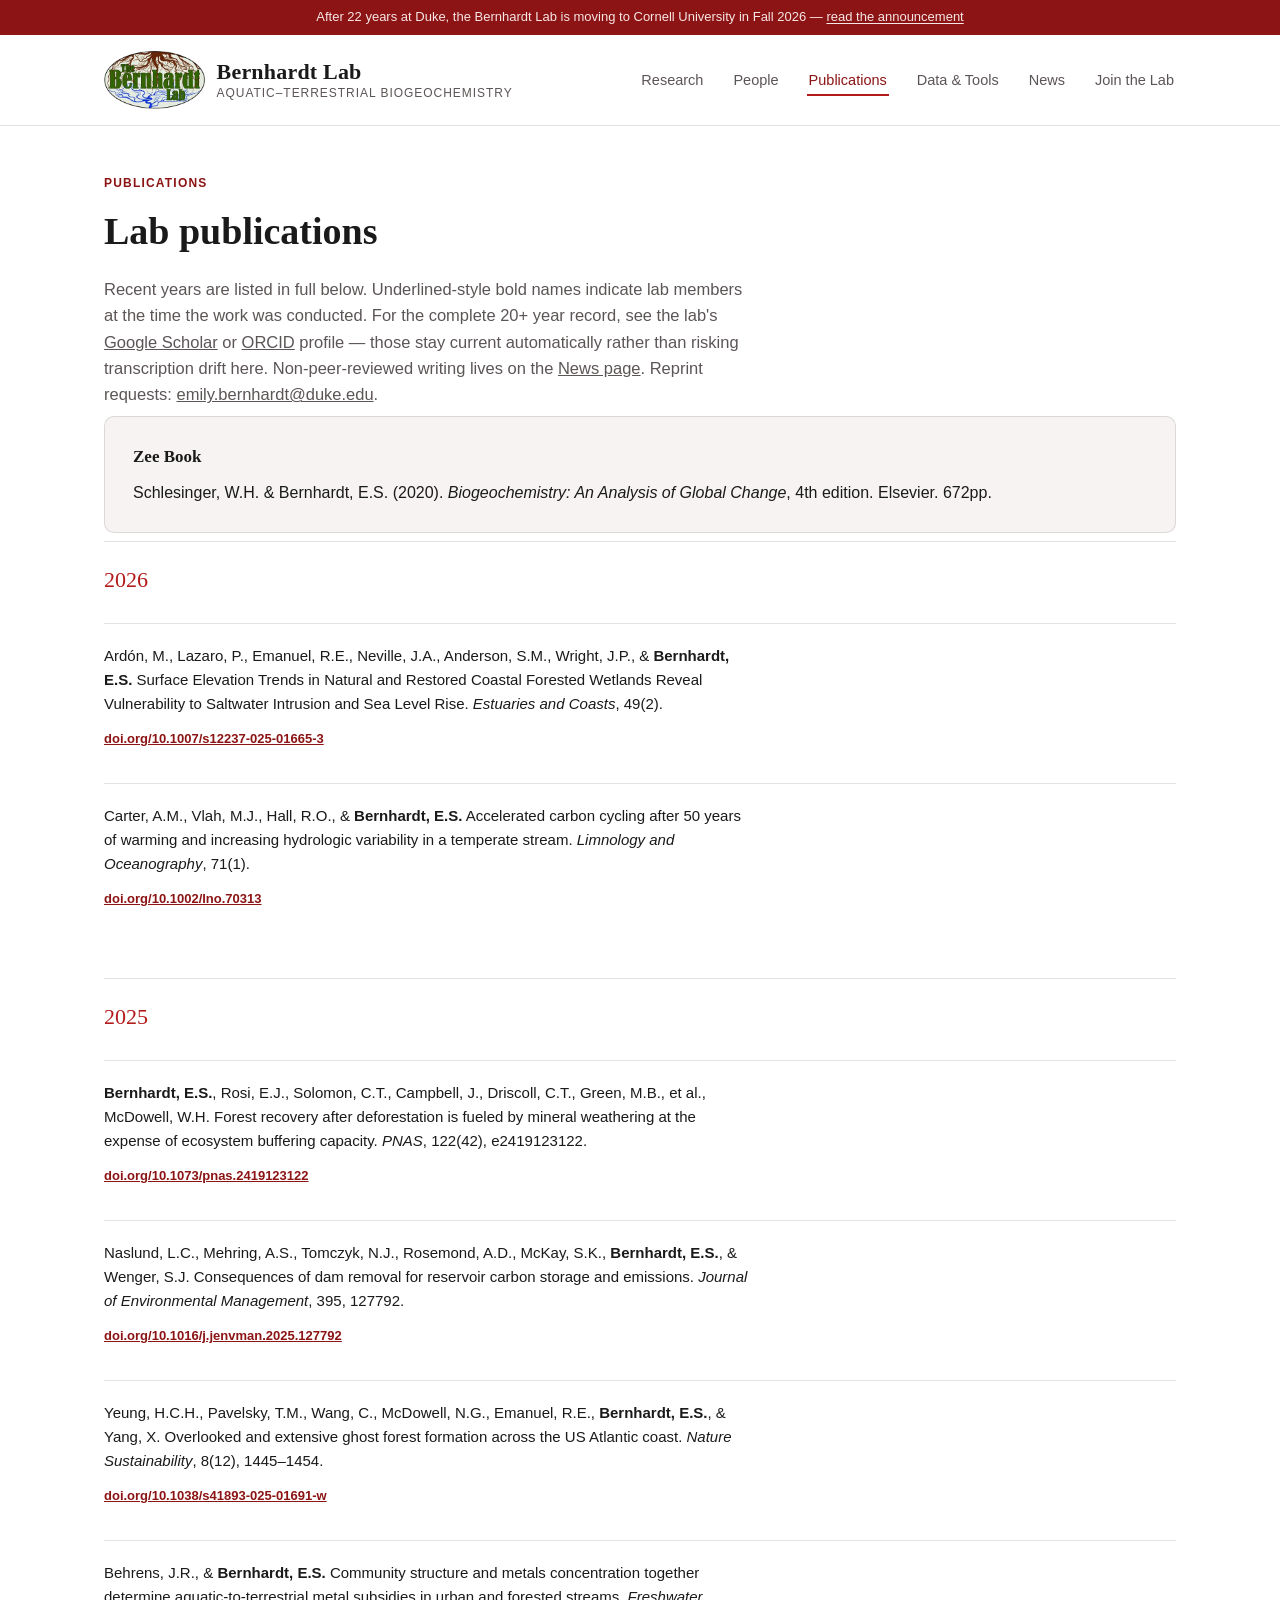
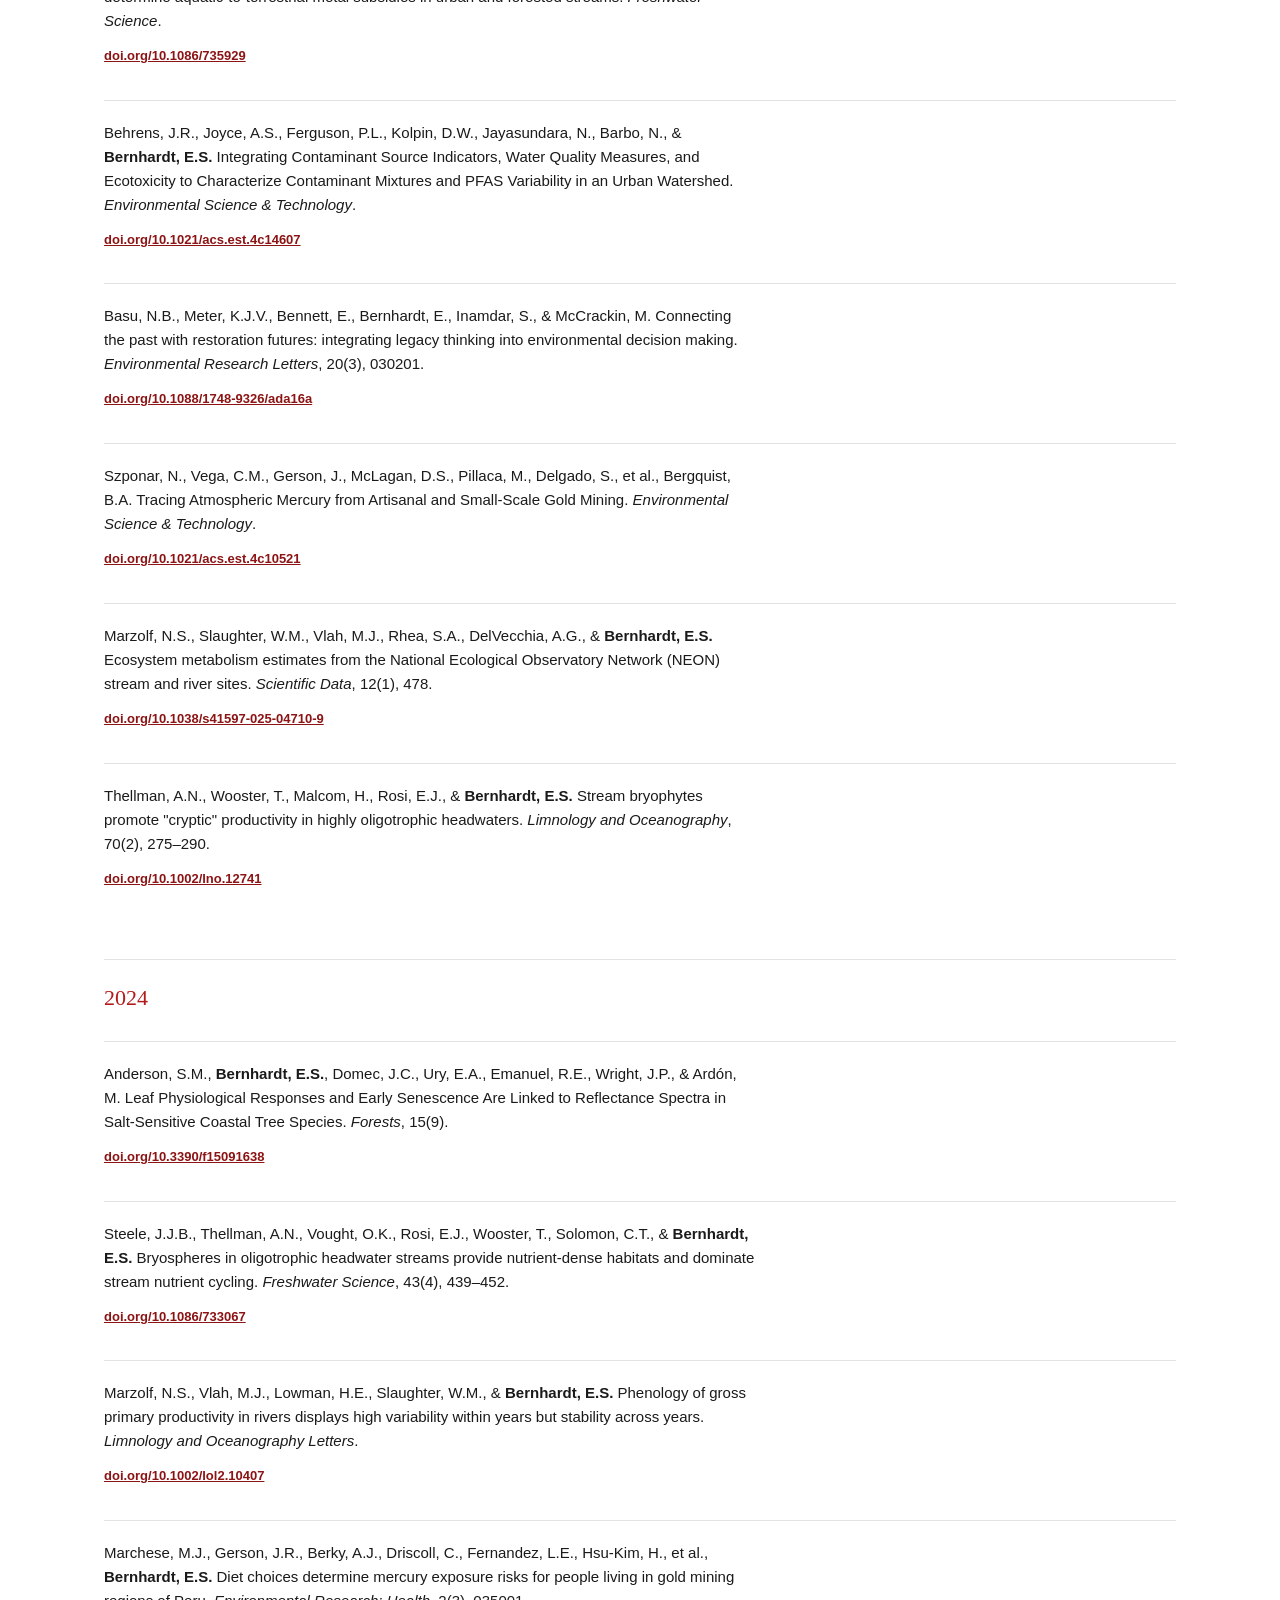
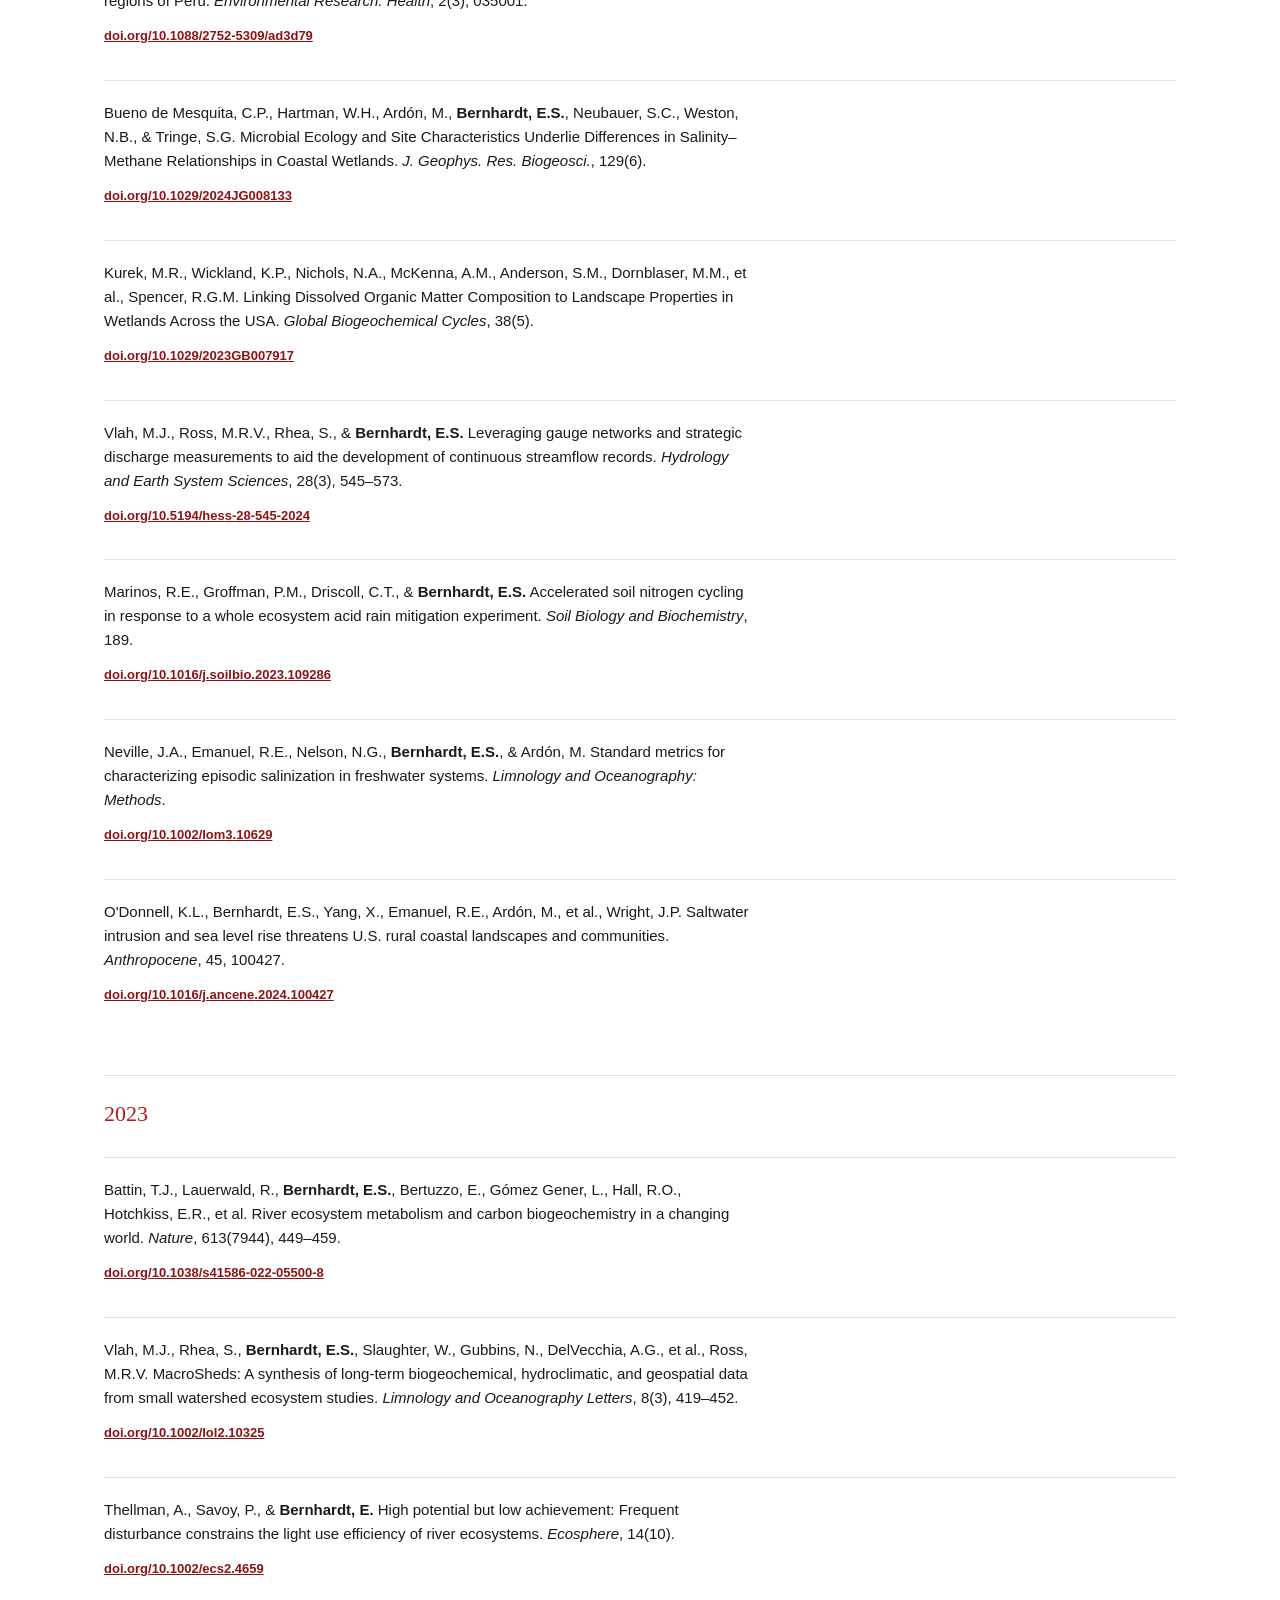
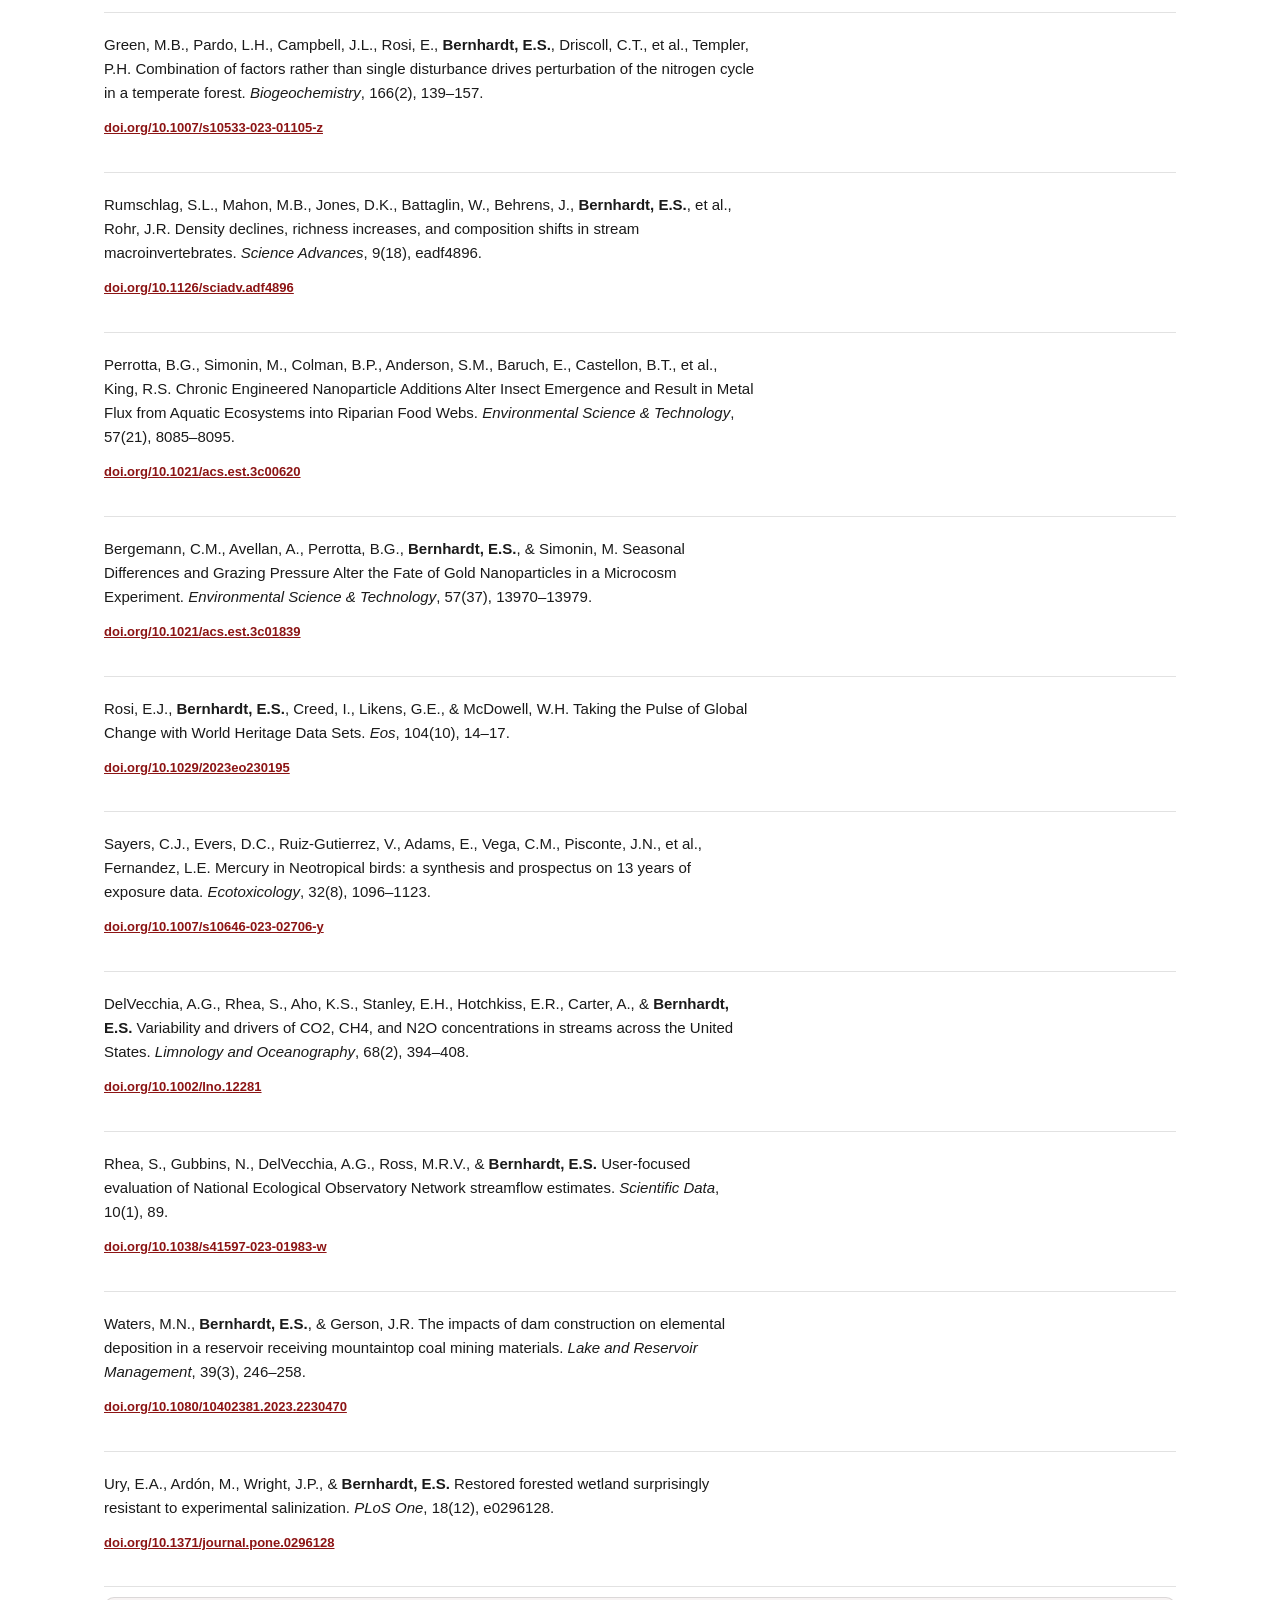
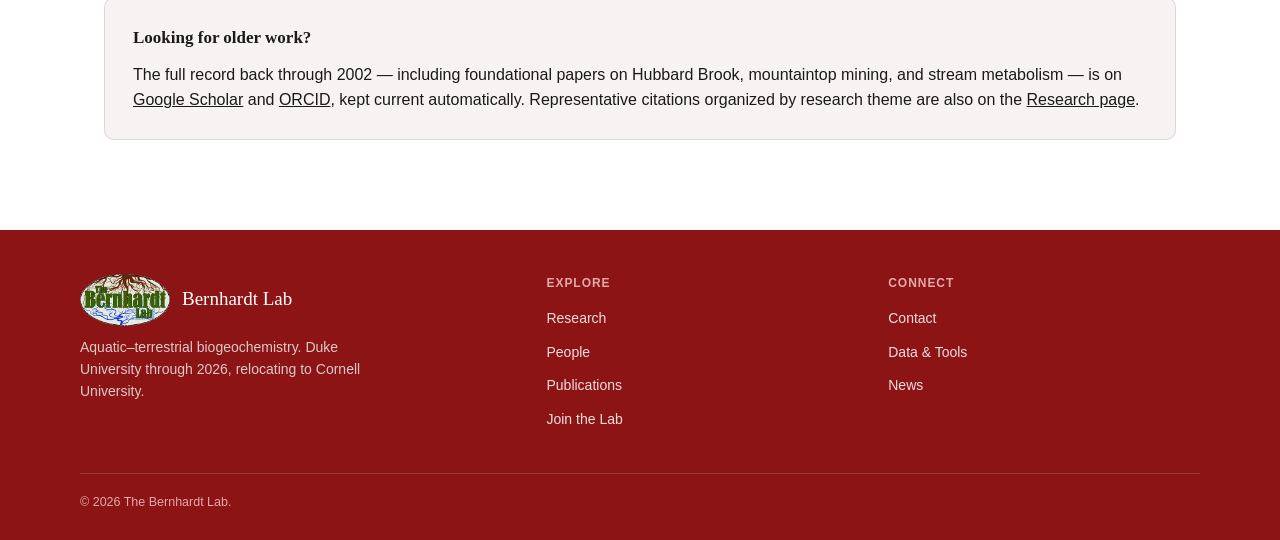
<file: publications.html>
<!DOCTYPE html>
<html lang="en">
<head>
<meta charset="UTF-8">
<meta name="viewport" content="width=device-width, initial-scale=1.0">
<title>Publications — The Bernhardt Lab</title>
<link rel="icon" type="image/png" href="images/logo-emblem.png">
<link rel="stylesheet" href="theme.css">
</head>
<body>


<div class="utility">
  After 22 years at Duke, the Bernhardt Lab is moving to Cornell University in Fall 2026 —
  <a href="https://news.cornell.edu/stories/2026/03/ecologist-biogeochemist-emily-bernhardt-lead-cornell-atkinson" target="_blank" rel="noopener">read the announcement</a>
</div>

<header class="site">
  <div class="nav-wrap">
    <a class="brand" href="index.html">
      <img class="mark" src="images/logo-emblem.png" alt="Bernhardt Lab emblem">
      <div class="text">
        <div class="name">Bernhardt Lab</div>
        <div class="sub">Aquatic–Terrestrial Biogeochemistry</div>
      </div>
    </a>
    <nav class="primary">
      <ul>
        <li><a href="research.html">Research</a></li>
        <li><a href="people.html">People</a></li>
        <li><a href="publications.html" class="current">Publications</a></li>
        <li><a href="data-tools.html">Data &amp; Tools</a></li>
        <li><a href="news.html">News</a></li>
        <li><a href="join-the-lab.html">Join the Lab</a></li>
      </ul>
    </nav>
  </div>
</header>

<div class="page-head">
  <p class="kicker">Publications</p>
  <h1>Lab publications</h1>
  <p class="lede">Recent years are listed in full below. Underlined-style bold names indicate lab members at the time the work was conducted. For the complete 20+ year record, see the lab's <a href="https://scholar.google.com/citations?user=hxHYAA8AAAAJ" target="_blank" rel="noopener">Google Scholar</a> or <a href="https://orcid.org/0000-0003-3031-621X" target="_blank" rel="noopener">ORCID</a> profile — those stay current automatically rather than risking transcription drift here. Non-peer-reviewed writing lives on the <a href="news.html">News page</a>. Reprint requests: <a href="mailto:emily.bernhardt@duke.edu">emily.bernhardt@duke.edu</a>.</p>
</div>

<section class="tight">

  <div class="pull-box" style="margin-bottom:8px;">
    <h4>Zee Book</h4>
    <p style="margin:0;">Schlesinger, W.H. &amp; Bernhardt, E.S. (2020). <em>Biogeochemistry: An Analysis of Global Change</em>, 4th edition. Elsevier. 672pp.</p>
  </div>

  <ul class="entry-list">

    <li class="year-head">2026</li>
    <li>
      <p class="entry-citation">Ardón, M., Lazaro, P., Emanuel, R.E., Neville, J.A., Anderson, S.M., Wright, J.P., &amp; <strong>Bernhardt, E.S.</strong> Surface Elevation Trends in Natural and Restored Coastal Forested Wetlands Reveal Vulnerability to Saltwater Intrusion and Sea Level Rise. <em>Estuaries and Coasts</em>, 49(2).</p>
      <p class="entry-meta"><a href="https://doi.org/10.1007/s12237-025-01665-3" target="_blank" rel="noopener">doi.org/10.1007/s12237-025-01665-3</a></p>
    </li>
    <li>
      <p class="entry-citation">Carter, A.M., Vlah, M.J., Hall, R.O., &amp; <strong>Bernhardt, E.S.</strong> Accelerated carbon cycling after 50 years of warming and increasing hydrologic variability in a temperate stream. <em>Limnology and Oceanography</em>, 71(1).</p>
      <p class="entry-meta"><a href="https://doi.org/10.1002/lno.70313" target="_blank" rel="noopener">doi.org/10.1002/lno.70313</a></p>
    </li>

    <li class="year-head">2025</li>
    <li>
      <p class="entry-citation"><strong>Bernhardt, E.S.</strong>, Rosi, E.J., Solomon, C.T., Campbell, J., Driscoll, C.T., Green, M.B., et al., McDowell, W.H. Forest recovery after deforestation is fueled by mineral weathering at the expense of ecosystem buffering capacity. <em>PNAS</em>, 122(42), e2419123122.</p>
      <p class="entry-meta"><a href="https://doi.org/10.1073/pnas.2419123122" target="_blank" rel="noopener">doi.org/10.1073/pnas.2419123122</a></p>
    </li>
    <li>
      <p class="entry-citation">Naslund, L.C., Mehring, A.S., Tomczyk, N.J., Rosemond, A.D., McKay, S.K., <strong>Bernhardt, E.S.</strong>, &amp; Wenger, S.J. Consequences of dam removal for reservoir carbon storage and emissions. <em>Journal of Environmental Management</em>, 395, 127792.</p>
      <p class="entry-meta"><a href="https://doi.org/10.1016/j.jenvman.2025.127792" target="_blank" rel="noopener">doi.org/10.1016/j.jenvman.2025.127792</a></p>
    </li>
    <li>
      <p class="entry-citation">Yeung, H.C.H., Pavelsky, T.M., Wang, C., McDowell, N.G., Emanuel, R.E., <strong>Bernhardt, E.S.</strong>, &amp; Yang, X. Overlooked and extensive ghost forest formation across the US Atlantic coast. <em>Nature Sustainability</em>, 8(12), 1445–1454.</p>
      <p class="entry-meta"><a href="https://doi.org/10.1038/s41893-025-01691-w" target="_blank" rel="noopener">doi.org/10.1038/s41893-025-01691-w</a></p>
    </li>
    <li>
      <p class="entry-citation">Behrens, J.R., &amp; <strong>Bernhardt, E.S.</strong> Community structure and metals concentration together determine aquatic-to-terrestrial metal subsidies in urban and forested streams. <em>Freshwater Science</em>.</p>
      <p class="entry-meta"><a href="https://doi.org/10.1086/735929" target="_blank" rel="noopener">doi.org/10.1086/735929</a></p>
    </li>
    <li>
      <p class="entry-citation">Behrens, J.R., Joyce, A.S., Ferguson, P.L., Kolpin, D.W., Jayasundara, N., Barbo, N., &amp; <strong>Bernhardt, E.S.</strong> Integrating Contaminant Source Indicators, Water Quality Measures, and Ecotoxicity to Characterize Contaminant Mixtures and PFAS Variability in an Urban Watershed. <em>Environmental Science &amp; Technology</em>.</p>
      <p class="entry-meta"><a href="https://doi.org/10.1021/acs.est.4c14607" target="_blank" rel="noopener">doi.org/10.1021/acs.est.4c14607</a></p>
    </li>
    <li>
      <p class="entry-citation">Basu, N.B., Meter, K.J.V., Bennett, E., Bernhardt, E., Inamdar, S., &amp; McCrackin, M. Connecting the past with restoration futures: integrating legacy thinking into environmental decision making. <em>Environmental Research Letters</em>, 20(3), 030201.</p>
      <p class="entry-meta"><a href="https://doi.org/10.1088/1748-9326/ada16a" target="_blank" rel="noopener">doi.org/10.1088/1748-9326/ada16a</a></p>
    </li>
    <li>
      <p class="entry-citation">Szponar, N., Vega, C.M., Gerson, J., McLagan, D.S., Pillaca, M., Delgado, S., et al., Bergquist, B.A. Tracing Atmospheric Mercury from Artisanal and Small-Scale Gold Mining. <em>Environmental Science &amp; Technology</em>.</p>
      <p class="entry-meta"><a href="https://doi.org/10.1021/acs.est.4c10521" target="_blank" rel="noopener">doi.org/10.1021/acs.est.4c10521</a></p>
    </li>
    <li>
      <p class="entry-citation">Marzolf, N.S., Slaughter, W.M., Vlah, M.J., Rhea, S.A., DelVecchia, A.G., &amp; <strong>Bernhardt, E.S.</strong> Ecosystem metabolism estimates from the National Ecological Observatory Network (NEON) stream and river sites. <em>Scientific Data</em>, 12(1), 478.</p>
      <p class="entry-meta"><a href="https://doi.org/10.1038/s41597-025-04710-9" target="_blank" rel="noopener">doi.org/10.1038/s41597-025-04710-9</a></p>
    </li>
    <li>
      <p class="entry-citation">Thellman, A.N., Wooster, T., Malcom, H., Rosi, E.J., &amp; <strong>Bernhardt, E.S.</strong> Stream bryophytes promote "cryptic" productivity in highly oligotrophic headwaters. <em>Limnology and Oceanography</em>, 70(2), 275–290.</p>
      <p class="entry-meta"><a href="https://doi.org/10.1002/lno.12741" target="_blank" rel="noopener">doi.org/10.1002/lno.12741</a></p>
    </li>

    <li class="year-head">2024</li>
    <li>
      <p class="entry-citation">Anderson, S.M., <strong>Bernhardt, E.S.</strong>, Domec, J.C., Ury, E.A., Emanuel, R.E., Wright, J.P., &amp; Ardón, M. Leaf Physiological Responses and Early Senescence Are Linked to Reflectance Spectra in Salt-Sensitive Coastal Tree Species. <em>Forests</em>, 15(9).</p>
      <p class="entry-meta"><a href="https://doi.org/10.3390/f15091638" target="_blank" rel="noopener">doi.org/10.3390/f15091638</a></p>
    </li>
    <li>
      <p class="entry-citation">Steele, J.J.B., Thellman, A.N., Vought, O.K., Rosi, E.J., Wooster, T., Solomon, C.T., &amp; <strong>Bernhardt, E.S.</strong> Bryospheres in oligotrophic headwater streams provide nutrient-dense habitats and dominate stream nutrient cycling. <em>Freshwater Science</em>, 43(4), 439–452.</p>
      <p class="entry-meta"><a href="https://doi.org/10.1086/733067" target="_blank" rel="noopener">doi.org/10.1086/733067</a></p>
    </li>
    <li>
      <p class="entry-citation">Marzolf, N.S., Vlah, M.J., Lowman, H.E., Slaughter, W.M., &amp; <strong>Bernhardt, E.S.</strong> Phenology of gross primary productivity in rivers displays high variability within years but stability across years. <em>Limnology and Oceanography Letters</em>.</p>
      <p class="entry-meta"><a href="https://doi.org/10.1002/lol2.10407" target="_blank" rel="noopener">doi.org/10.1002/lol2.10407</a></p>
    </li>
    <li>
      <p class="entry-citation">Marchese, M.J., Gerson, J.R., Berky, A.J., Driscoll, C., Fernandez, L.E., Hsu-Kim, H., et al., <strong>Bernhardt, E.S.</strong> Diet choices determine mercury exposure risks for people living in gold mining regions of Peru. <em>Environmental Research: Health</em>, 2(3), 035001.</p>
      <p class="entry-meta"><a href="https://doi.org/10.1088/2752-5309/ad3d79" target="_blank" rel="noopener">doi.org/10.1088/2752-5309/ad3d79</a></p>
    </li>
    <li>
      <p class="entry-citation">Bueno de Mesquita, C.P., Hartman, W.H., Ardón, M., <strong>Bernhardt, E.S.</strong>, Neubauer, S.C., Weston, N.B., &amp; Tringe, S.G. Microbial Ecology and Site Characteristics Underlie Differences in Salinity–Methane Relationships in Coastal Wetlands. <em>J. Geophys. Res. Biogeosci.</em>, 129(6).</p>
      <p class="entry-meta"><a href="https://doi.org/10.1029/2024JG008133" target="_blank" rel="noopener">doi.org/10.1029/2024JG008133</a></p>
    </li>
    <li>
      <p class="entry-citation">Kurek, M.R., Wickland, K.P., Nichols, N.A., McKenna, A.M., Anderson, S.M., Dornblaser, M.M., et al., Spencer, R.G.M. Linking Dissolved Organic Matter Composition to Landscape Properties in Wetlands Across the USA. <em>Global Biogeochemical Cycles</em>, 38(5).</p>
      <p class="entry-meta"><a href="https://doi.org/10.1029/2023GB007917" target="_blank" rel="noopener">doi.org/10.1029/2023GB007917</a></p>
    </li>
    <li>
      <p class="entry-citation">Vlah, M.J., Ross, M.R.V., Rhea, S., &amp; <strong>Bernhardt, E.S.</strong> Leveraging gauge networks and strategic discharge measurements to aid the development of continuous streamflow records. <em>Hydrology and Earth System Sciences</em>, 28(3), 545–573.</p>
      <p class="entry-meta"><a href="https://doi.org/10.5194/hess-28-545-2024" target="_blank" rel="noopener">doi.org/10.5194/hess-28-545-2024</a></p>
    </li>
    <li>
      <p class="entry-citation">Marinos, R.E., Groffman, P.M., Driscoll, C.T., &amp; <strong>Bernhardt, E.S.</strong> Accelerated soil nitrogen cycling in response to a whole ecosystem acid rain mitigation experiment. <em>Soil Biology and Biochemistry</em>, 189.</p>
      <p class="entry-meta"><a href="https://doi.org/10.1016/j.soilbio.2023.109286" target="_blank" rel="noopener">doi.org/10.1016/j.soilbio.2023.109286</a></p>
    </li>
    <li>
      <p class="entry-citation">Neville, J.A., Emanuel, R.E., Nelson, N.G., <strong>Bernhardt, E.S.</strong>, &amp; Ardón, M. Standard metrics for characterizing episodic salinization in freshwater systems. <em>Limnology and Oceanography: Methods</em>.</p>
      <p class="entry-meta"><a href="https://doi.org/10.1002/lom3.10629" target="_blank" rel="noopener">doi.org/10.1002/lom3.10629</a></p>
    </li>
    <li>
      <p class="entry-citation">O'Donnell, K.L., Bernhardt, E.S., Yang, X., Emanuel, R.E., Ardón, M., et al., Wright, J.P. Saltwater intrusion and sea level rise threatens U.S. rural coastal landscapes and communities. <em>Anthropocene</em>, 45, 100427.</p>
      <p class="entry-meta"><a href="https://doi.org/10.1016/j.ancene.2024.100427" target="_blank" rel="noopener">doi.org/10.1016/j.ancene.2024.100427</a></p>
    </li>

    <li class="year-head">2023</li>
    <li>
      <p class="entry-citation">Battin, T.J., Lauerwald, R., <strong>Bernhardt, E.S.</strong>, Bertuzzo, E., Gómez Gener, L., Hall, R.O., Hotchkiss, E.R., et al. River ecosystem metabolism and carbon biogeochemistry in a changing world. <em>Nature</em>, 613(7944), 449–459.</p>
      <p class="entry-meta"><a href="https://doi.org/10.1038/s41586-022-05500-8" target="_blank" rel="noopener">doi.org/10.1038/s41586-022-05500-8</a></p>
    </li>
    <li>
      <p class="entry-citation">Vlah, M.J., Rhea, S., <strong>Bernhardt, E.S.</strong>, Slaughter, W., Gubbins, N., DelVecchia, A.G., et al., Ross, M.R.V. MacroSheds: A synthesis of long-term biogeochemical, hydroclimatic, and geospatial data from small watershed ecosystem studies. <em>Limnology and Oceanography Letters</em>, 8(3), 419–452.</p>
      <p class="entry-meta"><a href="https://doi.org/10.1002/lol2.10325" target="_blank" rel="noopener">doi.org/10.1002/lol2.10325</a></p>
    </li>
    <li>
      <p class="entry-citation">Thellman, A., Savoy, P., &amp; <strong>Bernhardt, E.</strong> High potential but low achievement: Frequent disturbance constrains the light use efficiency of river ecosystems. <em>Ecosphere</em>, 14(10).</p>
      <p class="entry-meta"><a href="https://doi.org/10.1002/ecs2.4659" target="_blank" rel="noopener">doi.org/10.1002/ecs2.4659</a></p>
    </li>
    <li>
      <p class="entry-citation">Green, M.B., Pardo, L.H., Campbell, J.L., Rosi, E., <strong>Bernhardt, E.S.</strong>, Driscoll, C.T., et al., Templer, P.H. Combination of factors rather than single disturbance drives perturbation of the nitrogen cycle in a temperate forest. <em>Biogeochemistry</em>, 166(2), 139–157.</p>
      <p class="entry-meta"><a href="https://doi.org/10.1007/s10533-023-01105-z" target="_blank" rel="noopener">doi.org/10.1007/s10533-023-01105-z</a></p>
    </li>
    <li>
      <p class="entry-citation">Rumschlag, S.L., Mahon, M.B., Jones, D.K., Battaglin, W., Behrens, J., <strong>Bernhardt, E.S.</strong>, et al., Rohr, J.R. Density declines, richness increases, and composition shifts in stream macroinvertebrates. <em>Science Advances</em>, 9(18), eadf4896.</p>
      <p class="entry-meta"><a href="https://doi.org/10.1126/sciadv.adf4896" target="_blank" rel="noopener">doi.org/10.1126/sciadv.adf4896</a></p>
    </li>
    <li>
      <p class="entry-citation">Perrotta, B.G., Simonin, M., Colman, B.P., Anderson, S.M., Baruch, E., Castellon, B.T., et al., King, R.S. Chronic Engineered Nanoparticle Additions Alter Insect Emergence and Result in Metal Flux from Aquatic Ecosystems into Riparian Food Webs. <em>Environmental Science &amp; Technology</em>, 57(21), 8085–8095.</p>
      <p class="entry-meta"><a href="https://doi.org/10.1021/acs.est.3c00620" target="_blank" rel="noopener">doi.org/10.1021/acs.est.3c00620</a></p>
    </li>
    <li>
      <p class="entry-citation">Bergemann, C.M., Avellan, A., Perrotta, B.G., <strong>Bernhardt, E.S.</strong>, &amp; Simonin, M. Seasonal Differences and Grazing Pressure Alter the Fate of Gold Nanoparticles in a Microcosm Experiment. <em>Environmental Science &amp; Technology</em>, 57(37), 13970–13979.</p>
      <p class="entry-meta"><a href="https://doi.org/10.1021/acs.est.3c01839" target="_blank" rel="noopener">doi.org/10.1021/acs.est.3c01839</a></p>
    </li>
    <li>
      <p class="entry-citation">Rosi, E.J., <strong>Bernhardt, E.S.</strong>, Creed, I., Likens, G.E., &amp; McDowell, W.H. Taking the Pulse of Global Change with World Heritage Data Sets. <em>Eos</em>, 104(10), 14–17.</p>
      <p class="entry-meta"><a href="https://doi.org/10.1029/2023eo230195" target="_blank" rel="noopener">doi.org/10.1029/2023eo230195</a></p>
    </li>
    <li>
      <p class="entry-citation">Sayers, C.J., Evers, D.C., Ruiz-Gutierrez, V., Adams, E., Vega, C.M., Pisconte, J.N., et al., Fernandez, L.E. Mercury in Neotropical birds: a synthesis and prospectus on 13 years of exposure data. <em>Ecotoxicology</em>, 32(8), 1096–1123.</p>
      <p class="entry-meta"><a href="https://doi.org/10.1007/s10646-023-02706-y" target="_blank" rel="noopener">doi.org/10.1007/s10646-023-02706-y</a></p>
    </li>
    <li>
      <p class="entry-citation">DelVecchia, A.G., Rhea, S., Aho, K.S., Stanley, E.H., Hotchkiss, E.R., Carter, A., &amp; <strong>Bernhardt, E.S.</strong> Variability and drivers of CO2, CH4, and N2O concentrations in streams across the United States. <em>Limnology and Oceanography</em>, 68(2), 394–408.</p>
      <p class="entry-meta"><a href="https://doi.org/10.1002/lno.12281" target="_blank" rel="noopener">doi.org/10.1002/lno.12281</a></p>
    </li>
    <li>
      <p class="entry-citation">Rhea, S., Gubbins, N., DelVecchia, A.G., Ross, M.R.V., &amp; <strong>Bernhardt, E.S.</strong> User-focused evaluation of National Ecological Observatory Network streamflow estimates. <em>Scientific Data</em>, 10(1), 89.</p>
      <p class="entry-meta"><a href="https://doi.org/10.1038/s41597-023-01983-w" target="_blank" rel="noopener">doi.org/10.1038/s41597-023-01983-w</a></p>
    </li>
    <li>
      <p class="entry-citation">Waters, M.N., <strong>Bernhardt, E.S.</strong>, &amp; Gerson, J.R. The impacts of dam construction on elemental deposition in a reservoir receiving mountaintop coal mining materials. <em>Lake and Reservoir Management</em>, 39(3), 246–258.</p>
      <p class="entry-meta"><a href="https://doi.org/10.1080/10402381.2023.2230470" target="_blank" rel="noopener">doi.org/10.1080/10402381.2023.2230470</a></p>
    </li>
    <li>
      <p class="entry-citation">Ury, E.A., Ardón, M., Wright, J.P., &amp; <strong>Bernhardt, E.S.</strong> Restored forested wetland surprisingly resistant to experimental salinization. <em>PLoS One</em>, 18(12), e0296128.</p>
      <p class="entry-meta"><a href="https://doi.org/10.1371/journal.pone.0296128" target="_blank" rel="noopener">doi.org/10.1371/journal.pone.0296128</a></p>
    </li>

  </ul>

  <div class="pull-box" style="margin-top:10px;">
    <h4>Looking for older work?</h4>
    <p style="margin:0;">The full record back through 2002 — including foundational papers on Hubbard Brook, mountaintop mining, and stream metabolism — is on <a href="https://scholar.google.com/citations?user=hxHYAA8AAAAJ" target="_blank" rel="noopener">Google Scholar</a> and <a href="https://orcid.org/0000-0003-3031-621X" target="_blank" rel="noopener">ORCID</a>, kept current automatically. Representative citations organized by research theme are also on the <a href="research.html">Research page</a>.</p>
  </div>

</section>

<footer>
  <div class="foot-inner">
    <div>
      <div style="display:flex; align-items:center; gap:12px;">
        <img src="images/logo-emblem.png" alt="Bernhardt Lab emblem" style="width:90px; height:auto; flex:none;">
        <div class="name" style="font-family:var(--serif); font-size:19px; color:#fff;">Bernhardt Lab</div>
      </div>
      <p style="margin-top:10px; max-width:38ch; color:#ddc9c9;">Aquatic–terrestrial biogeochemistry. Duke University through 2026, relocating to Cornell University.</p>
    </div>
    <div>
      <h5>Explore</h5>
      <ul>
        <li><a href="research.html">Research</a></li>
        <li><a href="people.html">People</a></li>
        <li><a href="publications.html">Publications</a></li>
        <li><a href="join-the-lab.html">Join the Lab</a></li>
      </ul>
    </div>
    <div>
      <h5>Connect</h5>
      <ul>
        <li><a href="mailto:emily.bernhardt@duke.edu">Contact</a></li>
        <li><a href="data-tools.html">Data &amp; Tools</a></li>
        <li><a href="news.html">News</a></li>
      </ul>
    </div>
  </div>
  <div class="foot-bottom">&copy; 2026 The Bernhardt Lab.</div>
</footer>

</body>
</html>
</file>
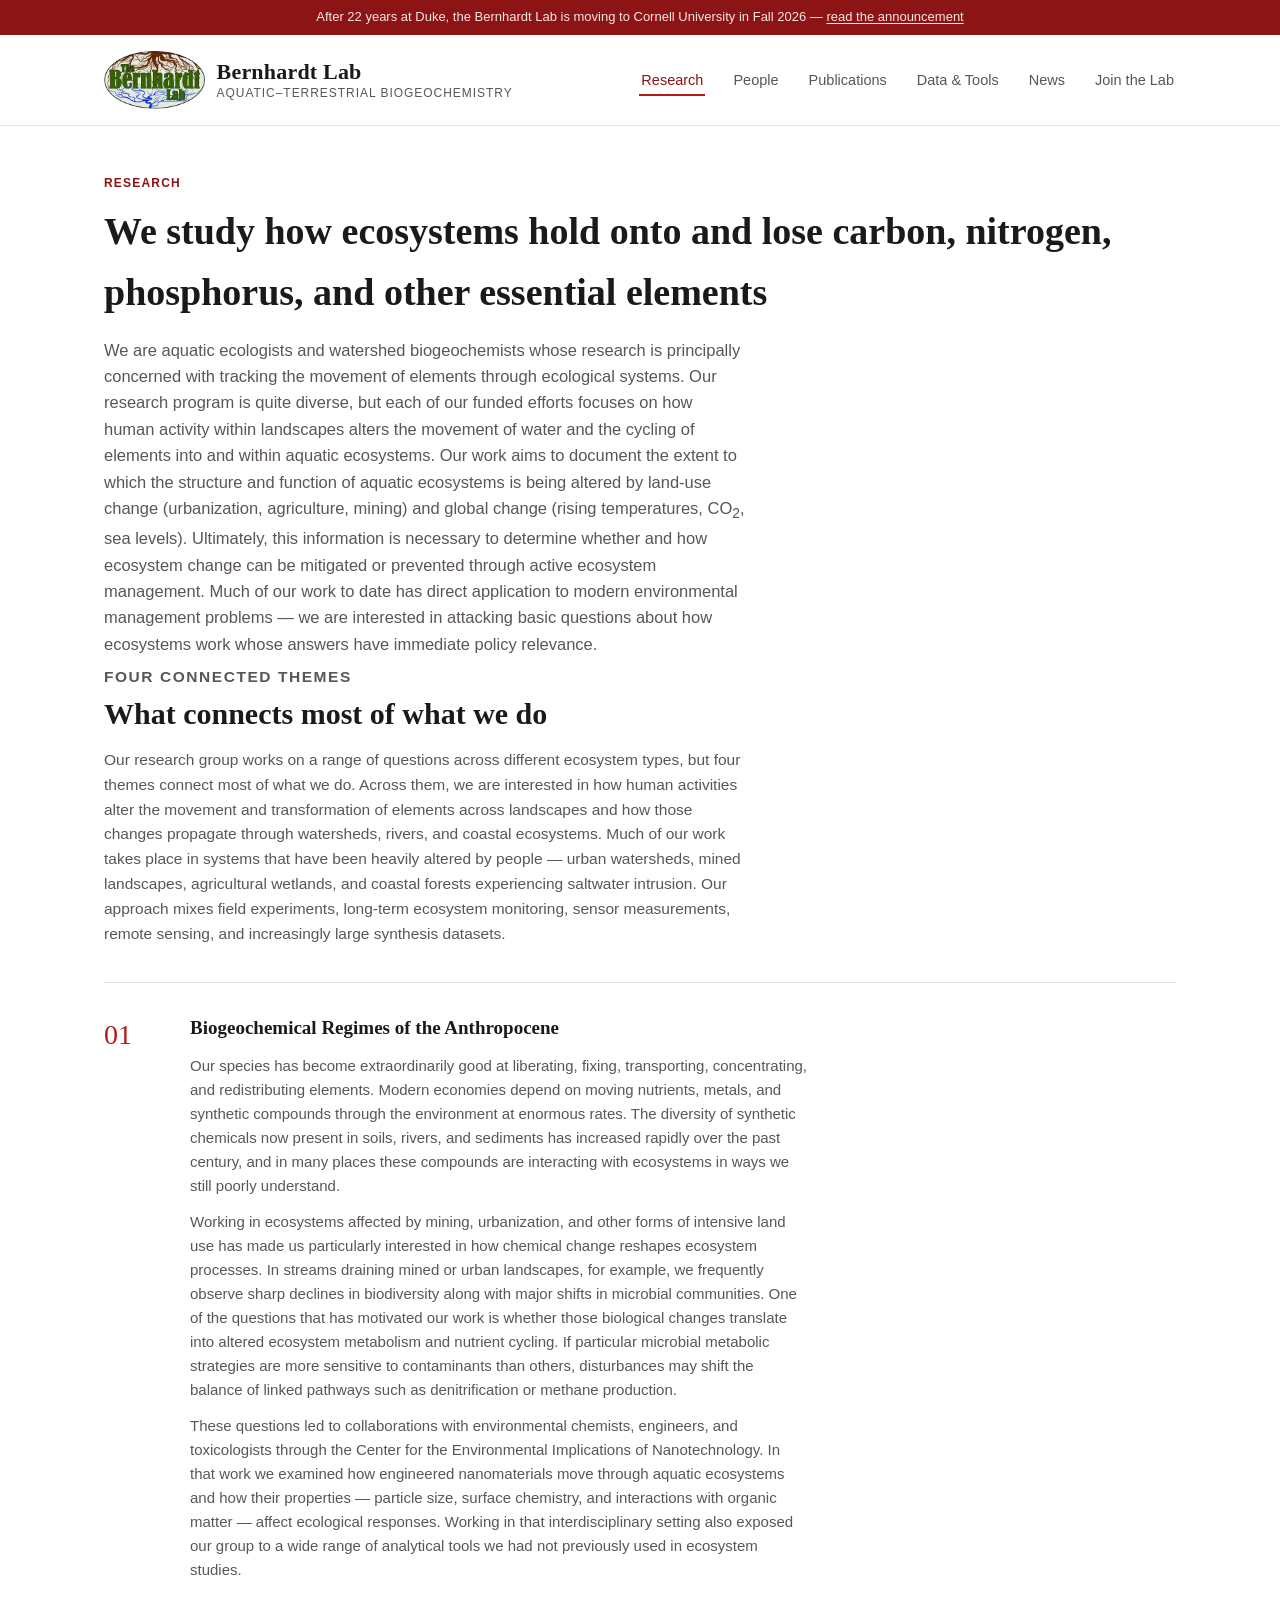
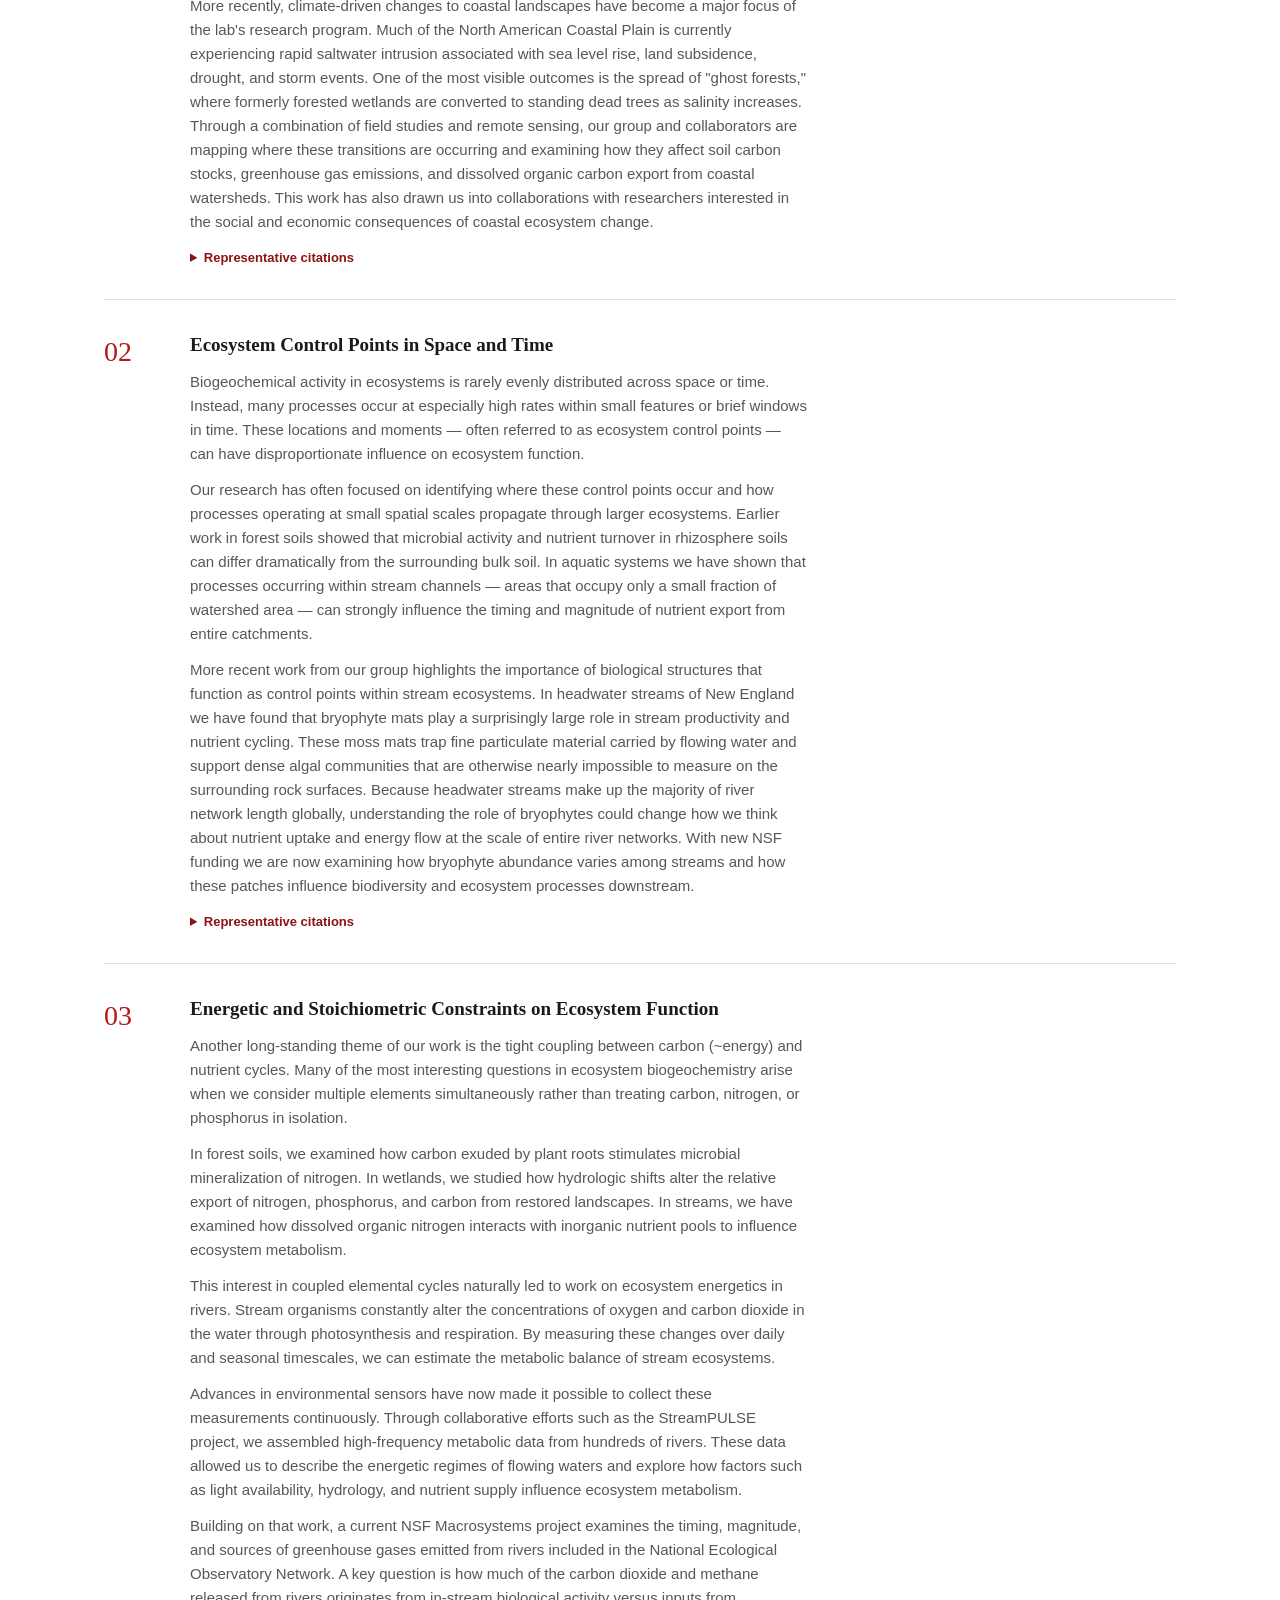
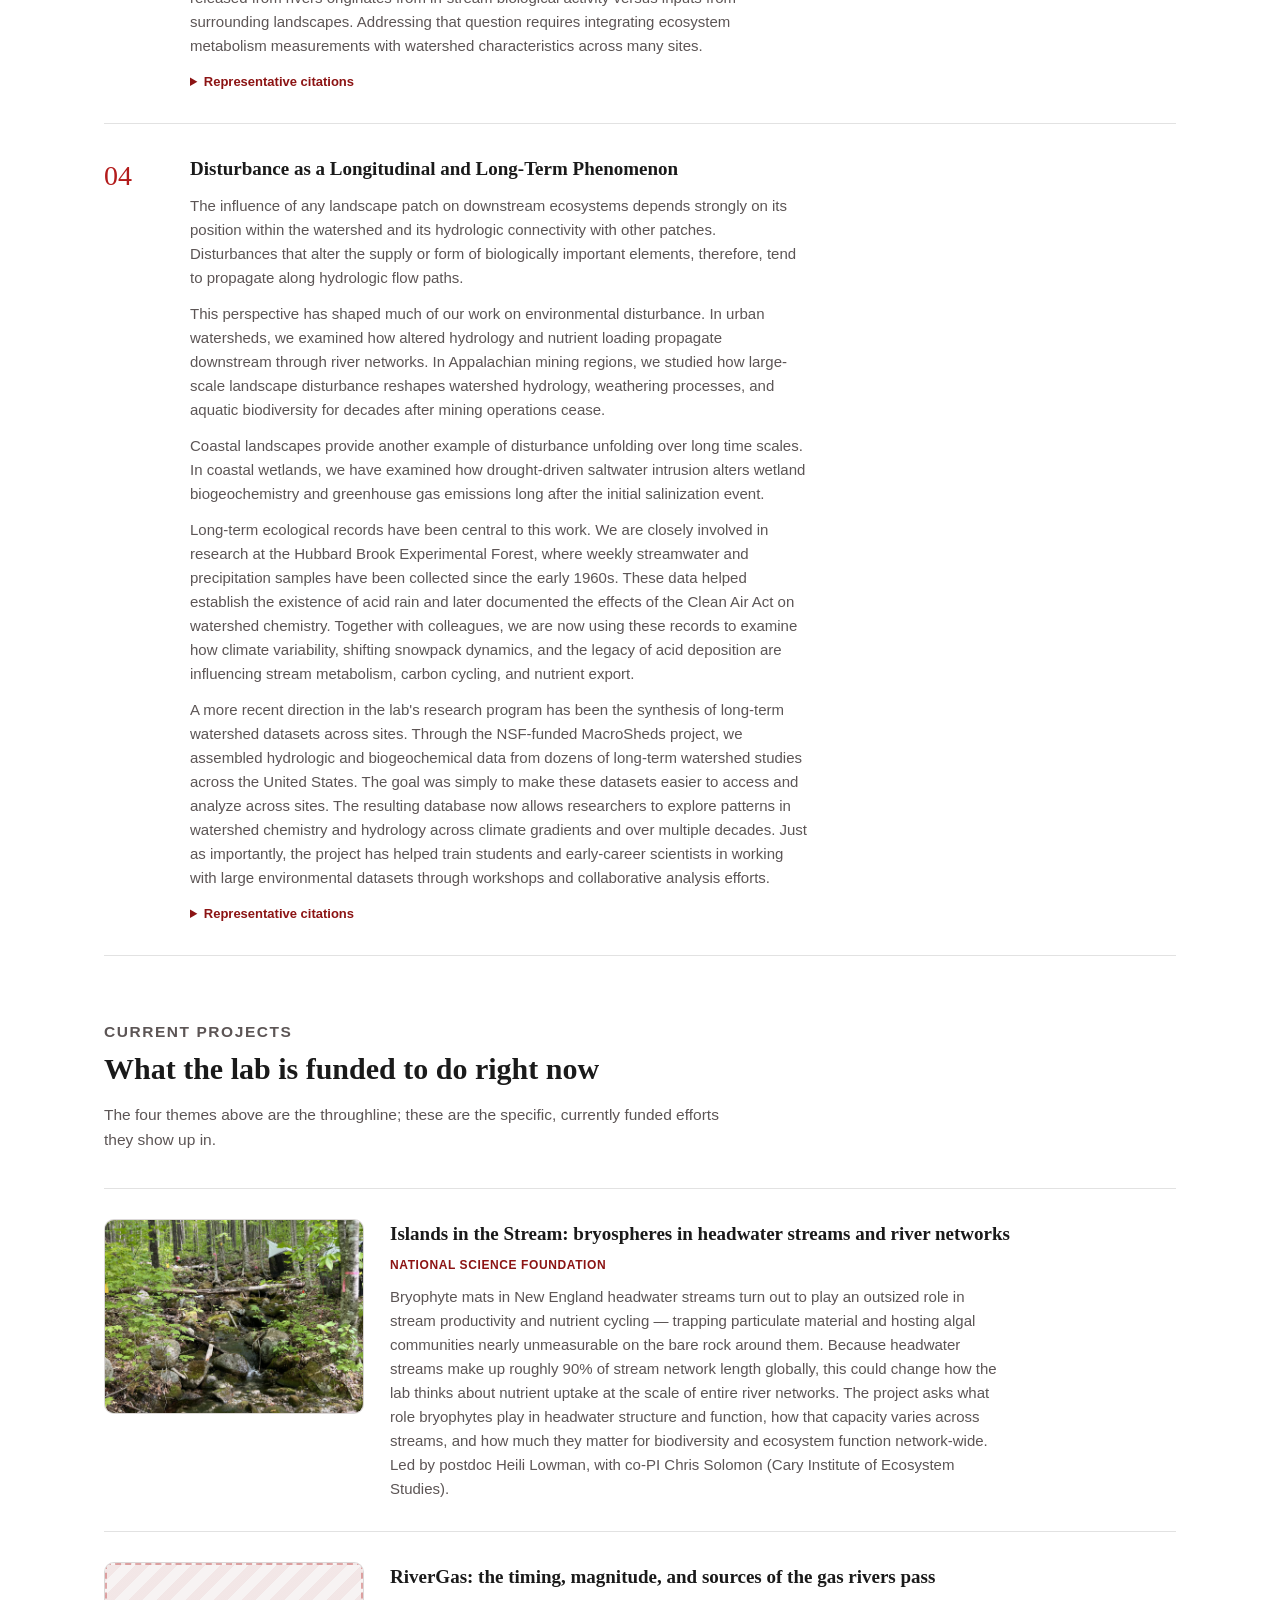
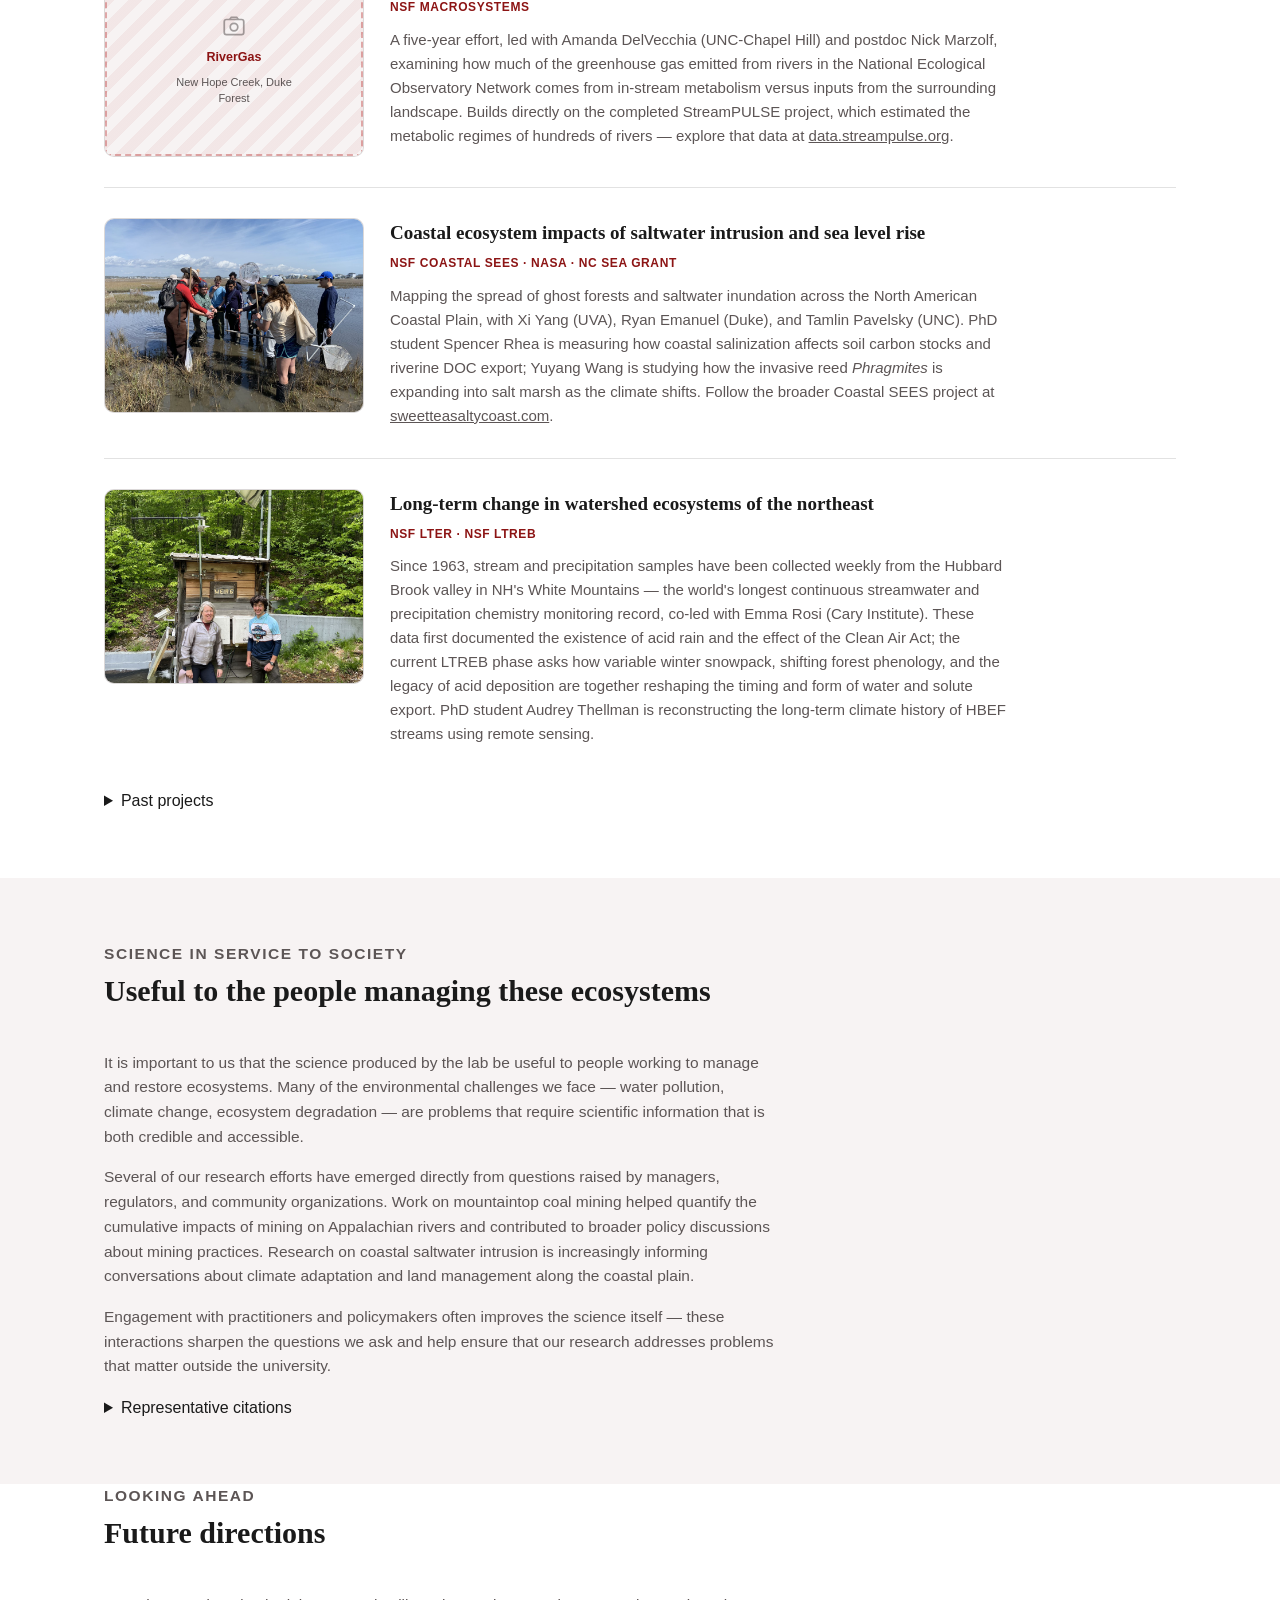
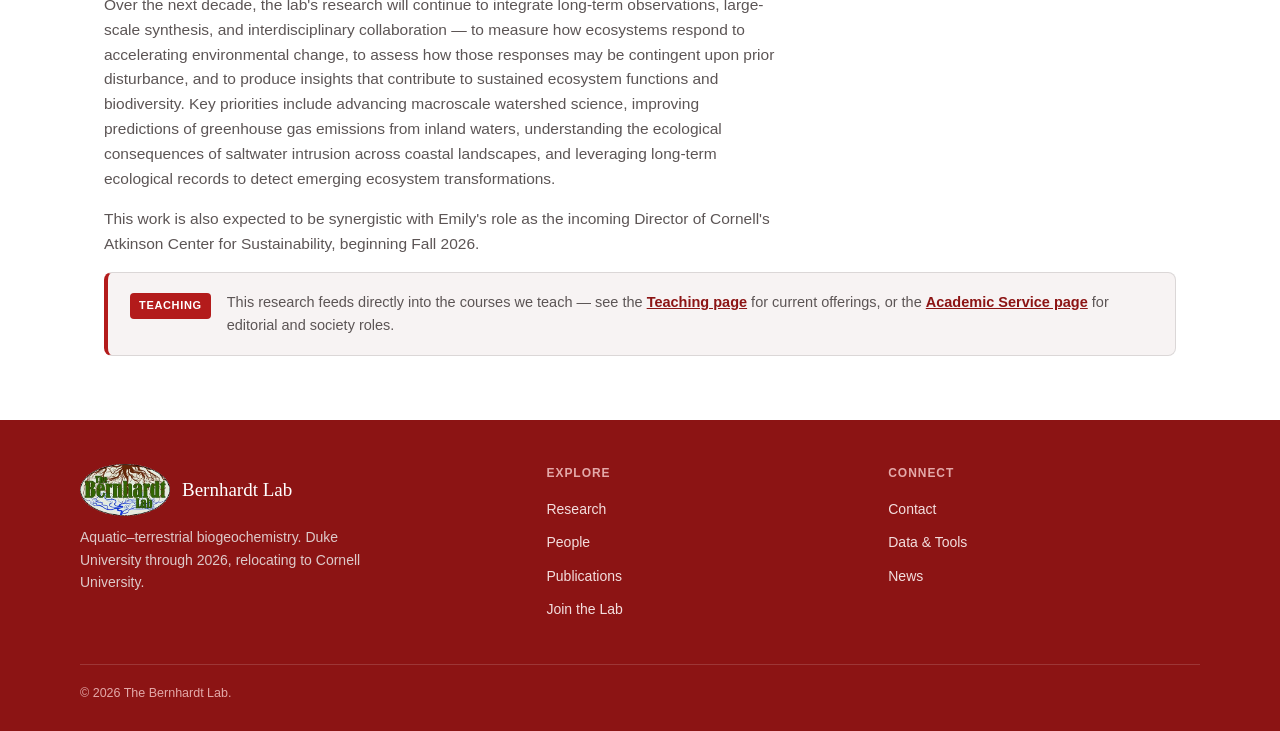
<file: research.html>
<!DOCTYPE html>
<html lang="en">
<head>
<meta charset="UTF-8">
<meta name="viewport" content="width=device-width, initial-scale=1.0">
<title>Research — The Bernhardt Lab</title>
<link rel="icon" type="image/png" href="images/logo-emblem.png">
<link rel="stylesheet" href="theme.css">
</head>
<body>


<div class="utility">
  After 22 years at Duke, the Bernhardt Lab is moving to Cornell University in Fall 2026 —
  <a href="https://news.cornell.edu/stories/2026/03/ecologist-biogeochemist-emily-bernhardt-lead-cornell-atkinson" target="_blank" rel="noopener">read the announcement</a>
</div>

<header class="site">
  <div class="nav-wrap">
    <a class="brand" href="index.html">
      <img class="mark" src="images/logo-emblem.png" alt="Bernhardt Lab emblem">
      <div class="text">
        <div class="name">Bernhardt Lab</div>
        <div class="sub">Aquatic–Terrestrial Biogeochemistry</div>
      </div>
    </a>
    <nav class="primary">
      <ul>
        <li><a href="research.html" class="current">Research</a></li>
        <li><a href="people.html">People</a></li>
        <li><a href="publications.html">Publications</a></li>
        <li><a href="data-tools.html">Data &amp; Tools</a></li>
        <li><a href="news.html">News</a></li>
        <li><a href="join-the-lab.html">Join the Lab</a></li>
      </ul>
    </nav>
  </div>
</header>

<div class="page-head">
  <p class="kicker">Research</p>
  <h1>We study how ecosystems hold onto and lose carbon, nitrogen, phosphorus, and other essential elements</h1>
  <p class="lede">We are aquatic ecologists and watershed biogeochemists whose research is principally concerned with tracking the movement of elements through ecological systems. Our research program is quite diverse, but each of our funded efforts focuses on how human activity within landscapes alters the movement of water and the cycling of elements into and within aquatic ecosystems. Our work aims to document the extent to which the structure and function of aquatic ecosystems is being altered by land-use change (urbanization, agriculture, mining) and global change (rising temperatures, CO<sub>2</sub>, sea levels). Ultimately, this information is necessary to determine whether and how ecosystem change can be mitigated or prevented through active ecosystem management. Much of our work to date has direct application to modern environmental management problems — we are interested in attacking basic questions about how ecosystems work whose answers have immediate policy relevance.</p>
</div>

<section class="tight">
  <div class="section-head">
    <p class="kicker">Four connected themes</p>
    <h2>What connects most of what we do</h2>
    <p>Our research group works on a range of questions across different ecosystem types, but four themes connect most of what we do. Across them, we are interested in how human activities alter the movement and transformation of elements across landscapes and how those changes propagate through watersheds, rivers, and coastal ecosystems. Much of our work takes place in systems that have been heavily altered by people — urban watersheds, mined landscapes, agricultural wetlands, and coastal forests experiencing saltwater intrusion. Our approach mixes field experiments, long-term ecosystem monitoring, sensor measurements, remote sensing, and increasingly large synthesis datasets.</p>
  </div>

  <div class="theme-list">

    <div class="theme-row">
      <div class="theme-num">01</div>
      <div>
        <h3>Biogeochemical Regimes of the Anthropocene</h3>
        <p>Our species has become extraordinarily good at liberating, fixing, transporting, concentrating, and redistributing elements. Modern economies depend on moving nutrients, metals, and synthetic compounds through the environment at enormous rates. The diversity of synthetic chemicals now present in soils, rivers, and sediments has increased rapidly over the past century, and in many places these compounds are interacting with ecosystems in ways we still poorly understand.</p>
        <p>Working in ecosystems affected by mining, urbanization, and other forms of intensive land use has made us particularly interested in how chemical change reshapes ecosystem processes. In streams draining mined or urban landscapes, for example, we frequently observe sharp declines in biodiversity along with major shifts in microbial communities. One of the questions that has motivated our work is whether those biological changes translate into altered ecosystem metabolism and nutrient cycling. If particular microbial metabolic strategies are more sensitive to contaminants than others, disturbances may shift the balance of linked pathways such as denitrification or methane production.</p>
        <p>These questions led to collaborations with environmental chemists, engineers, and toxicologists through the Center for the Environmental Implications of Nanotechnology. In that work we examined how engineered nanomaterials move through aquatic ecosystems and how their properties — particle size, surface chemistry, and interactions with organic matter — affect ecological responses. Working in that interdisciplinary setting also exposed our group to a wide range of analytical tools we had not previously used in ecosystem studies.</p>
        <p>More recently, climate-driven changes to coastal landscapes have become a major focus of the lab's research program. Much of the North American Coastal Plain is currently experiencing rapid saltwater intrusion associated with sea level rise, land subsidence, drought, and storm events. One of the most visible outcomes is the spread of "ghost forests," where formerly forested wetlands are converted to standing dead trees as salinity increases. Through a combination of field studies and remote sensing, our group and collaborators are mapping where these transitions are occurring and examining how they affect soil carbon stocks, greenhouse gas emissions, and dissolved organic carbon export from coastal watersheds. This work has also drawn us into collaborations with researchers interested in the social and economic consequences of coastal ecosystem change.</p>
        <details class="cites">
          <summary>Representative citations</summary>
          <ul>
            <li>Bernhardt, E.S., Colman, B.P., Hochella, M.F., Cardinale, B.J., Nisbet, R.M., Richardson, C.J., Yin, L.Y. An Ecological Perspective on Nanomaterial Impacts in the Environment. <em>J. Environ. Qual.</em> 39, 1954–1965 (2010).</li>
            <li>Bernhardt, E.S., Lutz, B.D., King, R.S., Fay, J.P., Carter, C.E., Helton, A.M., Campagna, D., Amos, J. How Many Mountains Can We Mine? Assessing the Regional Degradation of Central Appalachian Rivers by Surface Coal Mining. <em>Environ. Sci. Technol.</em> 46, 8115–8122 (2012).</li>
            <li>Helton, A.M., Bernhardt, E.S., Fedders, A. Biogeochemical regime shifts in coastal landscapes: the contrasting effects of saltwater incursion and agricultural pollution on greenhouse gas emissions from a freshwater wetland. <em>Biogeochemistry</em> 120, 133–147 (2014).</li>
            <li>Bernhardt, E.S., Rosi, E.J., Gessner, M.O. Synthetic chemicals as agents of global change. <em>Front. Ecol. Environ.</em> 15, 84–90 (2017).</li>
            <li>Hassett, B.A., Sudduth, E.B., Somers, K.A., Urban, D.L., Violin, C.R., Wang, S.-Y., Wright, J.P., Cory, R.M., Bernhardt, E.S. Pulling apart the urbanization axis: patterns of physiochemical degradation and biological response across stream ecosystems. <em>Freshw. Sci.</em> 37, 653–672 (2018).</li>
            <li>Ross, M.R.V., Nippgen, F., Hassett, B.A., McGlynn, B.L., Bernhardt, E.S. Pyrite Oxidation Drives Exceptionally High Weathering Rates and Geologic CO2 Release in Mountaintop-Mined Landscapes. <em>Global Biogeochem. Cycles</em> 32, 1182–1194 (2018).</li>
            <li>Blaszczak, J.R., Delesantro, J.M., Zhong, Y., Urban, D.L., Bernhardt, E.S. Watershed urban development controls on urban streamwater chemistry variability. <em>Biogeochemistry</em> 144, 61–84 (2019).</li>
            <li>Schlesinger, W.H., Bernhardt, E.S. <em>Biogeochemistry: An Analysis of Global Change</em>, 4th ed. (Academic Press, 2020).</li>
            <li>Gerson, J.R., Szponar, N., Zambrano, A.A., et al., Bernhardt, E.S. Amazon forests capture high levels of atmospheric mercury pollution from artisanal gold mining. <em>Nat. Commun.</em> 13, 559 (2022).</li>
            <li>Behrens, J.R., Joyce, A.S., Ferguson, P.L., Kolpin, D.W., Jayasundara, N., Barbo, N., Bernhardt, E.S. Integrating contaminant source indicators, water quality measures, and ecotoxicity to characterize contaminant mixtures and PFAS variability in an urban watershed. <em>Environ. Sci. Technol.</em> 59, 13958–13969 (2025).</li>
          </ul>
        </details>
      </div>
    </div>

    <div class="theme-row">
      <div class="theme-num">02</div>
      <div>
        <h3>Ecosystem Control Points in Space and Time</h3>
        <p>Biogeochemical activity in ecosystems is rarely evenly distributed across space or time. Instead, many processes occur at especially high rates within small features or brief windows in time. These locations and moments — often referred to as ecosystem control points — can have disproportionate influence on ecosystem function.</p>
        <p>Our research has often focused on identifying where these control points occur and how processes operating at small spatial scales propagate through larger ecosystems. Earlier work in forest soils showed that microbial activity and nutrient turnover in rhizosphere soils can differ dramatically from the surrounding bulk soil. In aquatic systems we have shown that processes occurring within stream channels — areas that occupy only a small fraction of watershed area — can strongly influence the timing and magnitude of nutrient export from entire catchments.</p>
        <p>More recent work from our group highlights the importance of biological structures that function as control points within stream ecosystems. In headwater streams of New England we have found that bryophyte mats play a surprisingly large role in stream productivity and nutrient cycling. These moss mats trap fine particulate material carried by flowing water and support dense algal communities that are otherwise nearly impossible to measure on the surrounding rock surfaces. Because headwater streams make up the majority of river network length globally, understanding the role of bryophytes could change how we think about nutrient uptake and energy flow at the scale of entire river networks. With new NSF funding we are now examining how bryophyte abundance varies among streams and how these patches influence biodiversity and ecosystem processes downstream.</p>
        <details class="cites">
          <summary>Representative citations</summary>
          <ul>
            <li>Bernhardt, E.S., Likens, G.E., Hall, R.O., et al. Can't see the forest for the stream? In-stream processing and terrestrial nitrogen exports. <em>Bioscience</em> 55, 219–230 (2005).</li>
            <li>Phillips, R.P., Finzi, A.C., Bernhardt, E.S. Enhanced root exudation induces microbial feedbacks to N cycling in a pine forest under long-term CO2 fumigation. <em>Ecol. Lett.</em> (2011).</li>
            <li>Phillips, R.P., Meier, I.C., Bernhardt, E.S., Grandy, S., Wickings, K., Finzi, A.C., Knops, J. Roots and fungi accelerate carbon and nitrogen cycling in forests exposed to elevated CO2. <em>Ecol. Lett.</em> 15, 1042–1049 (2012).</li>
            <li>Ardón, M., Morse, J.L., Colman, B.P., Bernhardt, E.S. Drought-induced saltwater incursion leads to increased wetland nitrogen export. <em>Glob. Chang. Biol.</em> 19, 2976–2985 (2013). <span style="color:var(--moss-dark); font-weight:600;">— Mercer Award, Ecological Society of America</span></li>
            <li>Sudduth, E.B., Perakis, S.S., Bernhardt, E.S. Nitrate in watersheds: Straight from soils to streams? <em>J. Geophys. Res. Biogeosci.</em> 118, 291–302 (2013).</li>
            <li>Bernhardt, E.S., Blaszczak, J.R., Ficken, C.D., Fork, M.L., Kaiser, K.E., Seybold, E.C. Control Points in Ecosystems: Moving Beyond the Hot Spot Hot Moment Concept. <em>Ecosystems</em> 20, 665–682 (2017).</li>
            <li>Carter, A.M., DelVecchia, A.G., Bernhardt, E.S. Patterns and drivers of dissolved gas concentrations and fluxes along a low gradient stream. <em>J. Geophys. Res. Biogeosci.</em> 127 (2022).</li>
            <li>Steele, J., Thellman, A.N., Vought, O.K., Rosi, E.J., Wooster, T., Solomon, C.T., Bernhardt, E.S. Bryospheres in oligotrophic headwater streams provide nutrient dense habitats and dominate stream nutrient cycling. <em>Freshw. Sci.</em> (2024).</li>
            <li>Thellman, A., Savoy, P., Bernhardt, E. High potential but low achievement: Frequent disturbance constrains the light use efficiency of river ecosystems. <em>Ecosphere</em> 14 (2023).</li>
          </ul>
        </details>
      </div>
    </div>

    <div class="theme-row">
      <div class="theme-num">03</div>
      <div>
        <h3>Energetic and Stoichiometric Constraints on Ecosystem Function</h3>
        <p>Another long-standing theme of our work is the tight coupling between carbon (~energy) and nutrient cycles. Many of the most interesting questions in ecosystem biogeochemistry arise when we consider multiple elements simultaneously rather than treating carbon, nitrogen, or phosphorus in isolation.</p>
        <p>In forest soils, we examined how carbon exuded by plant roots stimulates microbial mineralization of nitrogen. In wetlands, we studied how hydrologic shifts alter the relative export of nitrogen, phosphorus, and carbon from restored landscapes. In streams, we have examined how dissolved organic nitrogen interacts with inorganic nutrient pools to influence ecosystem metabolism.</p>
        <p>This interest in coupled elemental cycles naturally led to work on ecosystem energetics in rivers. Stream organisms constantly alter the concentrations of oxygen and carbon dioxide in the water through photosynthesis and respiration. By measuring these changes over daily and seasonal timescales, we can estimate the metabolic balance of stream ecosystems.</p>
        <p>Advances in environmental sensors have now made it possible to collect these measurements continuously. Through collaborative efforts such as the StreamPULSE project, we assembled high-frequency metabolic data from hundreds of rivers. These data allowed us to describe the energetic regimes of flowing waters and explore how factors such as light availability, hydrology, and nutrient supply influence ecosystem metabolism.</p>
        <p>Building on that work, a current NSF Macrosystems project examines the timing, magnitude, and sources of greenhouse gases emitted from rivers included in the National Ecological Observatory Network. A key question is how much of the carbon dioxide and methane released from rivers originates from in-stream biological activity versus inputs from surrounding landscapes. Addressing that question requires integrating ecosystem metabolism measurements with watershed characteristics across many sites.</p>
        <details class="cites">
          <summary>Representative citations</summary>
          <ul>
            <li>Bernhardt, E.S., Likens, G.E. Dissolved organic carbon enrichment alters nitrogen dynamics in a forest stream. <em>Ecology</em> 83, 1689–1700 (2002).</li>
            <li>Lutz, B.D., Bernhardt, E.S., Roberts, B.J., Mulholland, P.J. Examining the coupling of carbon and nitrogen cycles in Appalachian streams: the role of dissolved organic nitrogen. <em>Ecology</em> 92, 720–732 (2011).</li>
            <li>Payn, R.A., Helton, A.M., Poole, G.C., Izurieta, C., Burgin, A.J., Bernhardt, E.S. A generalized optimization model of microbially driven aquatic biogeochemistry. <em>Ecol. Modell.</em> 294, 1–18 (2014).</li>
            <li>Helton, A.M., Ardón, M., Bernhardt, E.S. Thermodynamic constraints on the utility of ecological stoichiometry for explaining global biogeochemical patterns. <em>Ecol. Lett.</em> 18, 1049–1056 (2015).</li>
            <li>Rosi-Marshall, E.J., Bernhardt, E.S., Buso, D.C., Driscoll, C.T., Likens, G.E. Acid rain mitigation experiment shifts a forested watershed from a net sink to a net source of nitrogen. <em>PNAS</em> 113, 7580–7583 (2016).</li>
            <li>Marinos, R.E., Bernhardt, E.S. Soil carbon losses due to higher pH offset vegetation gains due to calcium enrichment in an acid mitigation experiment. <em>Ecology</em> 99, 2363–2373 (2018).</li>
            <li>Bernhardt, E.S., Heffernan, J.B., Grimm, N.B., et al. The metabolic regimes of flowing waters. <em>Limnol. Oceanogr.</em> 63, S99–S118 (2018).</li>
            <li>Chamberlin, C.A., Bernhardt, E.S., Rosi, E.J., Heffernan, J.B. Stoichiometry and daily rhythms: experimental evidence shows nutrient limitation decouples N uptake from photosynthesis. <em>Ecology</em> 100 (2019).</li>
            <li>Reinhold, A.M., Poole, G.C., Izurieta, C., Helton, A.M., Bernhardt, E.S. Constraint-based simulation of multiple interactive elemental cycles in biogeochemical systems. <em>Ecol. Inform.</em> 50, 102–121 (2019).</li>
            <li>Bernhardt, E.S., Savoy, P., Vlah, M.J., et al. Light and flow regimes regulate the metabolism of rivers. <em>PNAS</em> 119 (2022).</li>
          </ul>
        </details>
      </div>
    </div>

    <div class="theme-row">
      <div class="theme-num">04</div>
      <div>
        <h3>Disturbance as a Longitudinal and Long-Term Phenomenon</h3>
        <p>The influence of any landscape patch on downstream ecosystems depends strongly on its position within the watershed and its hydrologic connectivity with other patches. Disturbances that alter the supply or form of biologically important elements, therefore, tend to propagate along hydrologic flow paths.</p>
        <p>This perspective has shaped much of our work on environmental disturbance. In urban watersheds, we examined how altered hydrology and nutrient loading propagate downstream through river networks. In Appalachian mining regions, we studied how large-scale landscape disturbance reshapes watershed hydrology, weathering processes, and aquatic biodiversity for decades after mining operations cease.</p>
        <p>Coastal landscapes provide another example of disturbance unfolding over long time scales. In coastal wetlands, we have examined how drought-driven saltwater intrusion alters wetland biogeochemistry and greenhouse gas emissions long after the initial salinization event.</p>
        <p>Long-term ecological records have been central to this work. We are closely involved in research at the Hubbard Brook Experimental Forest, where weekly streamwater and precipitation samples have been collected since the early 1960s. These data helped establish the existence of acid rain and later documented the effects of the Clean Air Act on watershed chemistry. Together with colleagues, we are now using these records to examine how climate variability, shifting snowpack dynamics, and the legacy of acid deposition are influencing stream metabolism, carbon cycling, and nutrient export.</p>
        <p>A more recent direction in the lab's research program has been the synthesis of long-term watershed datasets across sites. Through the NSF-funded MacroSheds project, we assembled hydrologic and biogeochemical data from dozens of long-term watershed studies across the United States. The goal was simply to make these datasets easier to access and analyze across sites. The resulting database now allows researchers to explore patterns in watershed chemistry and hydrology across climate gradients and over multiple decades. Just as importantly, the project has helped train students and early-career scientists in working with large environmental datasets through workshops and collaborative analysis efforts.</p>
        <details class="cites">
          <summary>Representative citations</summary>
          <ul>
            <li>Bernhardt, E.S., Likens, G.E., Buso, D.C., Driscoll, C.T. In-stream uptake dampens effects of major forest disturbance on watershed nitrogen export. <em>PNAS</em> 100, 10304–10308 (2003).</li>
            <li>Lutz, B.D., Mulholland, P.J., Bernhardt, E.S. Long-term data reveal patterns and controls on stream water chemistry in a forested stream: Walker Branch, Tennessee. <em>Ecol. Monogr.</em> 82, 367–387 (2012).</li>
            <li>Ross, M.R.V., McGlynn, B.L., Bernhardt, E.S. Deep Impact: Effects of Mountaintop Mining on Surface Topography, Bedrock Structure, and Downstream Waters. <em>Environ. Sci. Technol.</em> 50, 2064–2074 (2016).</li>
            <li>Ardón, M., Helton, A.M., Scheuerell, M.D., Bernhardt, E.S. Fertilizer legacies meet saltwater incursion: challenges and constraints for coastal plain wetland restoration. <em>Elem Sci Anth</em> 5 (2017).</li>
            <li>Likens, G.E., Buso, D.C., Bernhardt, E.S., Rosi, E. A century of change: Reconstructing the biogeochemical history of Hubbard Brook. <em>Hydrol. Process.</em> 35 (2021).</li>
            <li>Ross, M.R.V., Nippgen, F., McGlynn, B.L., et al. Mountaintop mining legacies constrain ecological, hydrological and biogeochemical recovery trajectories. <em>Environ. Res. Lett.</em> 16 (2021).</li>
            <li>Thellman, A.N., Wooster, T., Malcom, H., Rosi, E.J., Bernhardt, E.S. Stream bryophytes promote "cryptic" productivity in highly oligotrophic headwaters. <em>Limnol. Oceanogr.</em> (2024).</li>
            <li>Bernhardt, E.S., Rosi, E.J., Solomon, C.T., et al. Forest recovery after deforestation is fueled by mineral weathering at the expense of ecosystem buffering capacity. <em>PNAS</em> 122 (2025).</li>
            <li>Carter, A.M., Vlah, M.J., Hall, R.O. Jr, Bernhardt, E.S. Accelerated carbon cycling after 50 years of warming and increasing hydrologic variability in a temperate stream. <em>Limnol. Oceanogr.</em> 71 (2026).</li>
          </ul>
        </details>
      </div>
    </div>

  </div>
</section>

<section class="tight">
  <div class="section-head">
    <p class="kicker">Current projects</p>
    <h2>What the lab is funded to do right now</h2>
    <p>The four themes above are the throughline; these are the specific, currently funded efforts they show up in.</p>
  </div>

  <div class="project-row">
    <div class="photo-frame"><img src="images/band-05-hbef-stream.jpg" alt="Headwater stream at Hubbard Brook Experimental Forest"></div>
    <div>
      <h3>Islands in the Stream: bryospheres in headwater streams and river networks</h3>
      <p class="funder">National Science Foundation</p>
      <p>Bryophyte mats in New England headwater streams turn out to play an outsized role in stream productivity and nutrient cycling — trapping particulate material and hosting algal communities nearly unmeasurable on the bare rock around them. Because headwater streams make up roughly 90% of stream network length globally, this could change how the lab thinks about nutrient uptake at the scale of entire river networks. The project asks what role bryophytes play in headwater structure and function, how that capacity varies across streams, and how much they matter for biodiversity and ecosystem function network-wide. Led by postdoc Heili Lowman, with co-PI Chris Solomon (Cary Institute of Ecosystem Studies).</p>
    </div>
  </div>

  <div class="project-row">
    <div class="photo-frame"><div class="photo-slot"><svg viewBox="0 0 24 24" fill="none" stroke="currentColor" stroke-width="1.6"><rect x="3" y="6" width="18" height="14" rx="2"/><circle cx="12" cy="13" r="3.5"/><path d="M8 6l1.5-2h5L16 6"/></svg><span class="slot-label">RiverGas</span><span class="slot-spec">New Hope Creek, Duke Forest</span></div></div>
    <div>
      <h3>RiverGas: the timing, magnitude, and sources of the gas rivers pass</h3>
      <p class="funder">NSF Macrosystems</p>
      <p>A five-year effort, led with Amanda DelVecchia (UNC-Chapel Hill) and postdoc Nick Marzolf, examining how much of the greenhouse gas emitted from rivers in the National Ecological Observatory Network comes from in-stream metabolism versus inputs from the surrounding landscape. Builds directly on the completed StreamPULSE project, which estimated the metabolic regimes of hundreds of rivers — explore that data at <a href="https://data.streampulse.org/" target="_blank" rel="noopener">data.streampulse.org</a>.</p>
    </div>
  </div>

  <div class="project-row">
    <div class="photo-frame"><img src="images/life-05-marsh-nets.jpg" alt="Sampling in a tidal marsh"></div>
    <div>
      <h3>Coastal ecosystem impacts of saltwater intrusion and sea level rise</h3>
      <p class="funder">NSF Coastal SEES · NASA · NC Sea Grant</p>
      <p>Mapping the spread of ghost forests and saltwater inundation across the North American Coastal Plain, with Xi Yang (UVA), Ryan Emanuel (Duke), and Tamlin Pavelsky (UNC). PhD student Spencer Rhea is measuring how coastal salinization affects soil carbon stocks and riverine DOC export; Yuyang Wang is studying how the invasive reed <em>Phragmites</em> is expanding into salt marsh as the climate shifts. Follow the broader Coastal SEES project at <a href="https://www.sweetteasaltycoast.com/" target="_blank" rel="noopener">sweetteasaltycoast.com</a>.</p>
    </div>
  </div>

  <div class="project-row">
    <div class="photo-frame"><img src="images/life-09-hbef-station.jpg" alt="Instrument station at Hubbard Brook Experimental Forest"></div>
    <div>
      <h3>Long-term change in watershed ecosystems of the northeast</h3>
      <p class="funder">NSF LTER · NSF LTREB</p>
      <p>Since 1963, stream and precipitation samples have been collected weekly from the Hubbard Brook valley in NH's White Mountains — the world's longest continuous streamwater and precipitation chemistry monitoring record, co-led with Emma Rosi (Cary Institute). These data first documented the existence of acid rain and the effect of the Clean Air Act; the current LTREB phase asks how variable winter snowpack, shifting forest phenology, and the legacy of acid deposition are together reshaping the timing and form of water and solute export. PhD student Audrey Thellman is reconstructing the long-term climate history of HBEF streams using remote sensing.</p>
    </div>
  </div>

  <details class="cites" style="margin-top:12px;">
    <summary>Past projects</summary>

    <div class="past-project">
      <h4>MacroSheds: enabling macroscale watershed science — NSF Macrosystems</h4>
      <p>A five-year effort with Matt Ross (Colorado State) collating and analyzing data from every long-term watershed study in the US, to build shared data infrastructure and train the next generation of watershed scientists. Data scientists Mike Vlah, Spencer Rhea, and Wes Slaughter, along with postdocs Amanda DelVecchia and Nick Marzolf, Heili Lowman, and PhD student Audrey Thellman, were all deeply engaged in this work. Explore the <a href="https://www.macrosheds.org" target="_blank" rel="noopener">MacroSheds data portal</a>.</p>
    </div>
    <div class="past-project">
      <h4>Saltwater Intrusion and Sea Level Rise Research Coordination Network — NSF DISES</h4>
      <p>A 3-year Research Coordination Network led with Xi Yang (UVA), Ryan Emanuel, and Kiera O'Donnell, building a connective intellectual network among the researchers and practitioners studying salt water intrusion and sea level rise (SWISLR) across the North American Coastal Plain. See <a href="https://www.swislr.org/" target="_blank" rel="noopener">swislr.org</a>.</p>
    </div>
    <div class="past-project">
      <h4>A City and Its River: Durham's Ellerbe Creek Watershed — Bass Connections</h4>
      <p>With PhD candidates Jonny Behrens and Sarah Raviola and lab manager Steve Anderson, this team mapped how the ecological benefits and risks of Durham's primary watershed overlap with the economic and social geography of the people living in it — merging biology, environmental chemistry, urban ecology, and social science, in partnership with the Ellerbe Creek Watershed Association.</p>
    </div>
    <div class="past-project">
      <h4>Synthetic chemicals as agents of global change</h4>
      <p>A decade of work as Ecosystem Research Theme leader for Duke's Center for the Environmental Implications of Nanotechnology, examining how chronic, low-level exposure to engineered nanomaterials moves through aquatic ecosystems — led first by Ben Colman, then Marie Simonin. PhD candidate Jonny Behrens has extended this into how complex urban contaminant mixtures affect stream metabolism.</p>
    </div>
    <div class="past-project">
      <h4>Tracking mercury pollution from small-scale gold mines into Amazonian forests — Bass Connections</h4>
      <p>Artisanal gold mining is now the dominant source of global atmospheric mercury pollution. Jackie Gerson led field studies of mercury cycling in Peru's Madre de Dios region — a biodiversity hotspot facing some of the fastest-accelerating rates of mining-driven deforestation and mercury pollution in the tropics.</p>
    </div>
    <div class="past-project">
      <h4>Measuring the environmental impact of mountaintop removal coal mining — NSF Hydrology, Foundation for the Carolinas</h4>
      <p>A four-year grant with Brian McGlynn studying the topographic, hydrologic, biogeochemical, and biodiversity impacts of mountaintop removal — mapping the full extent of mined land, estimating valley-fill volume, and documenting shifts in stream hydrographs, weathering rates, and biodiversity across the region. See the <a href="data-tools.html">Data &amp; Tools page</a> for the interactive maps that came out of this work.</p>
    </div>
  </details>
</section>

<section class="alt">
  <div class="inner">
    <div class="section-head">
      <p class="kicker">Science in service to society</p>
      <h2>Useful to the people managing these ecosystems</h2>
    </div>
    <p style="max-width:78ch; color:var(--ink-soft); font-size:15.5px;">It is important to us that the science produced by the lab be useful to people working to manage and restore ecosystems. Many of the environmental challenges we face — water pollution, climate change, ecosystem degradation — are problems that require scientific information that is both credible and accessible.</p>
    <p style="max-width:78ch; color:var(--ink-soft); font-size:15.5px;">Several of our research efforts have emerged directly from questions raised by managers, regulators, and community organizations. Work on mountaintop coal mining helped quantify the cumulative impacts of mining on Appalachian rivers and contributed to broader policy discussions about mining practices. Research on coastal saltwater intrusion is increasingly informing conversations about climate adaptation and land management along the coastal plain.</p>
    <p style="max-width:78ch; color:var(--ink-soft); font-size:15.5px;">Engagement with practitioners and policymakers often improves the science itself — these interactions sharpen the questions we ask and help ensure that our research addresses problems that matter outside the university.</p>
    <details class="cites" style="margin-top:8px;">
      <summary>Representative citations</summary>
      <ul>
        <li>Palmer, M.A., Bernhardt, E.S., Chornesky, E.A., et al. Ecological science and sustainability for the 21st century. <em>Front. Ecol. Environ.</em> 3, 4–11 (2005).</li>
        <li>Bernhardt, E.S., Palmer, M.A., Allan, J.D., et al. Synthesizing U.S. river restoration efforts. <em>Science</em> 308, 636–637 (2005).</li>
        <li>Bernhardt, E.S., Sudduth, E.B., Palmer, M.A., et al. Restoring rivers one reach at a time: Results from a survey of US river restoration practitioners. <em>Restor. Ecol.</em> 15, 482–493 (2007).</li>
        <li>Palmer, M.A., Bernhardt, E.S., Schlesinger, W.H., et al. Science and regulation. Mountaintop mining consequences. <em>Science</em> 327, 148–149 (2010).</li>
        <li>Doyle, M.W., Bernhardt, E.S. What is a stream? <em>Environ. Sci. Technol.</em> 45, 354–359 (2011).</li>
        <li>Lutz, B.D., Bernhardt, E.S., Schlesinger, W.H. The Environmental Price Tag on a Ton of Mountaintop Removal Coal. <em>PLoS One</em> 8, e73203 (2013).</li>
        <li>Pericak, A.A., Thomas, C.J., Kroodsma, D.A., et al. Mapping the yearly extent of surface coal mining in Central Appalachia using Landsat and Google Earth Engine. <em>PLoS One</em> 13 (2018).</li>
        <li>O'Donnell, K.L., Bernhardt, E.S., Yang, X., et al. Saltwater intrusion and sea level rise threatens U.S. rural coastal landscapes and communities. <em>Anthropocene</em> 45 (2024).</li>
      </ul>
    </details>
  </div>
</section>

<section class="tight">
  <div class="section-head">
    <p class="kicker">Looking ahead</p>
    <h2>Future directions</h2>
  </div>
  <p style="max-width:78ch; color:var(--ink-soft); font-size:15.5px;">Over the next decade, the lab's research will continue to integrate long-term observations, large-scale synthesis, and interdisciplinary collaboration — to measure how ecosystems respond to accelerating environmental change, to assess how those responses may be contingent upon prior disturbance, and to produce insights that contribute to sustained ecosystem functions and biodiversity. Key priorities include advancing macroscale watershed science, improving predictions of greenhouse gas emissions from inland waters, understanding the ecological consequences of saltwater intrusion across coastal landscapes, and leveraging long-term ecological records to detect emerging ecosystem transformations.</p>
  <p style="max-width:78ch; color:var(--ink-soft); font-size:15.5px;">This work is also expected to be synergistic with Emily's role as the incoming Director of Cornell's Atkinson Center for Sustainability, beginning Fall 2026.</p>
  <div class="banner" style="margin-top:8px; padding:0;">
    <div class="banner-inner">
      <span class="tag">Teaching</span>
      <p>This research feeds directly into the courses we teach — see the <a href="teaching.html">Teaching page</a> for current offerings, or the <a href="academia.html">Academic Service page</a> for editorial and society roles.</p>
    </div>
  </div>
</section>

<footer>
  <div class="foot-inner">
    <div>
      <div style="display:flex; align-items:center; gap:12px;">
        <img src="images/logo-emblem.png" alt="Bernhardt Lab emblem" style="width:90px; height:auto; flex:none;">
        <div class="name" style="font-family:var(--serif); font-size:19px; color:#fff;">Bernhardt Lab</div>
      </div>
      <p style="margin-top:10px; max-width:38ch; color:#ddc9c9;">Aquatic–terrestrial biogeochemistry. Duke University through 2026, relocating to Cornell University.</p>
    </div>
    <div>
      <h5>Explore</h5>
      <ul>
        <li><a href="research.html">Research</a></li>
        <li><a href="people.html">People</a></li>
        <li><a href="publications.html">Publications</a></li>
        <li><a href="join-the-lab.html">Join the Lab</a></li>
      </ul>
    </div>
    <div>
      <h5>Connect</h5>
      <ul>
        <li><a href="mailto:emily.bernhardt@duke.edu">Contact</a></li>
        <li><a href="data-tools.html">Data &amp; Tools</a></li>
        <li><a href="news.html">News</a></li>
      </ul>
    </div>
  </div>
  <div class="foot-bottom">&copy; 2026 The Bernhardt Lab.</div>
</footer>

</body>
</html>
</file>
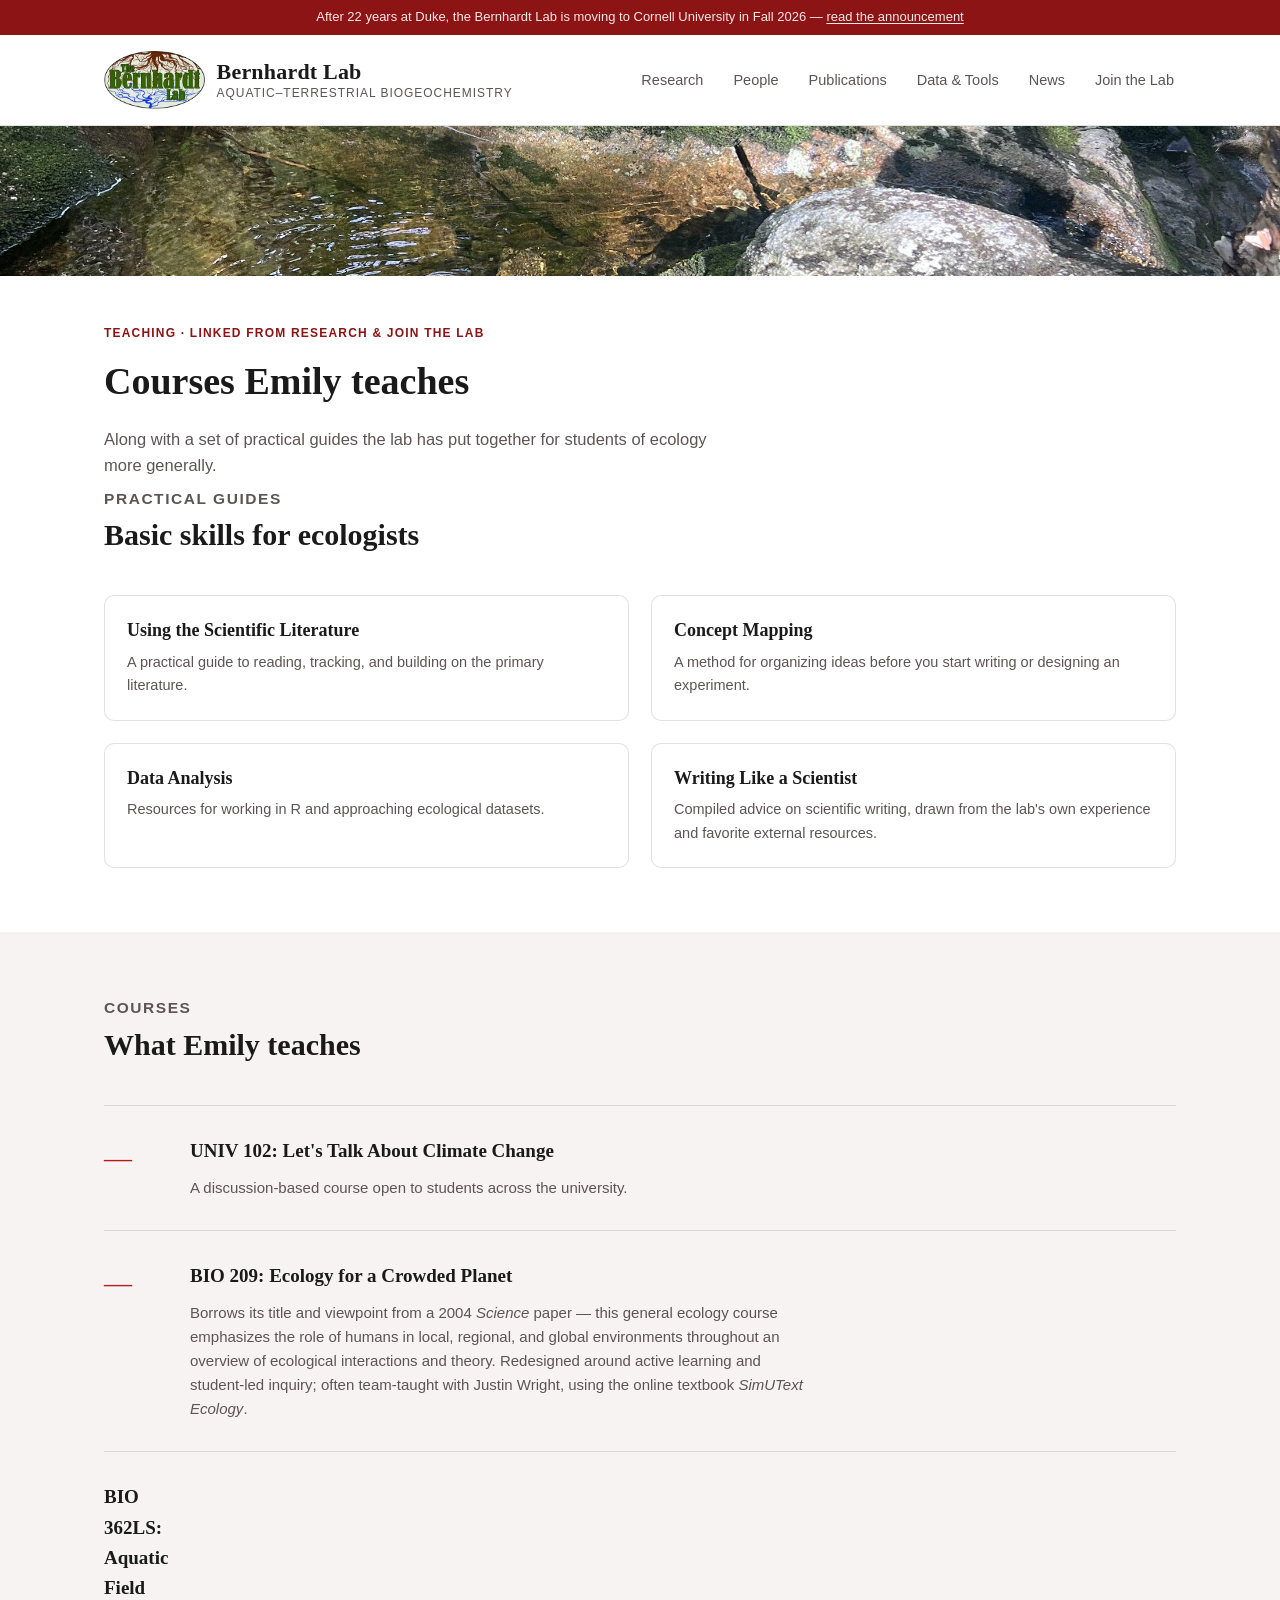
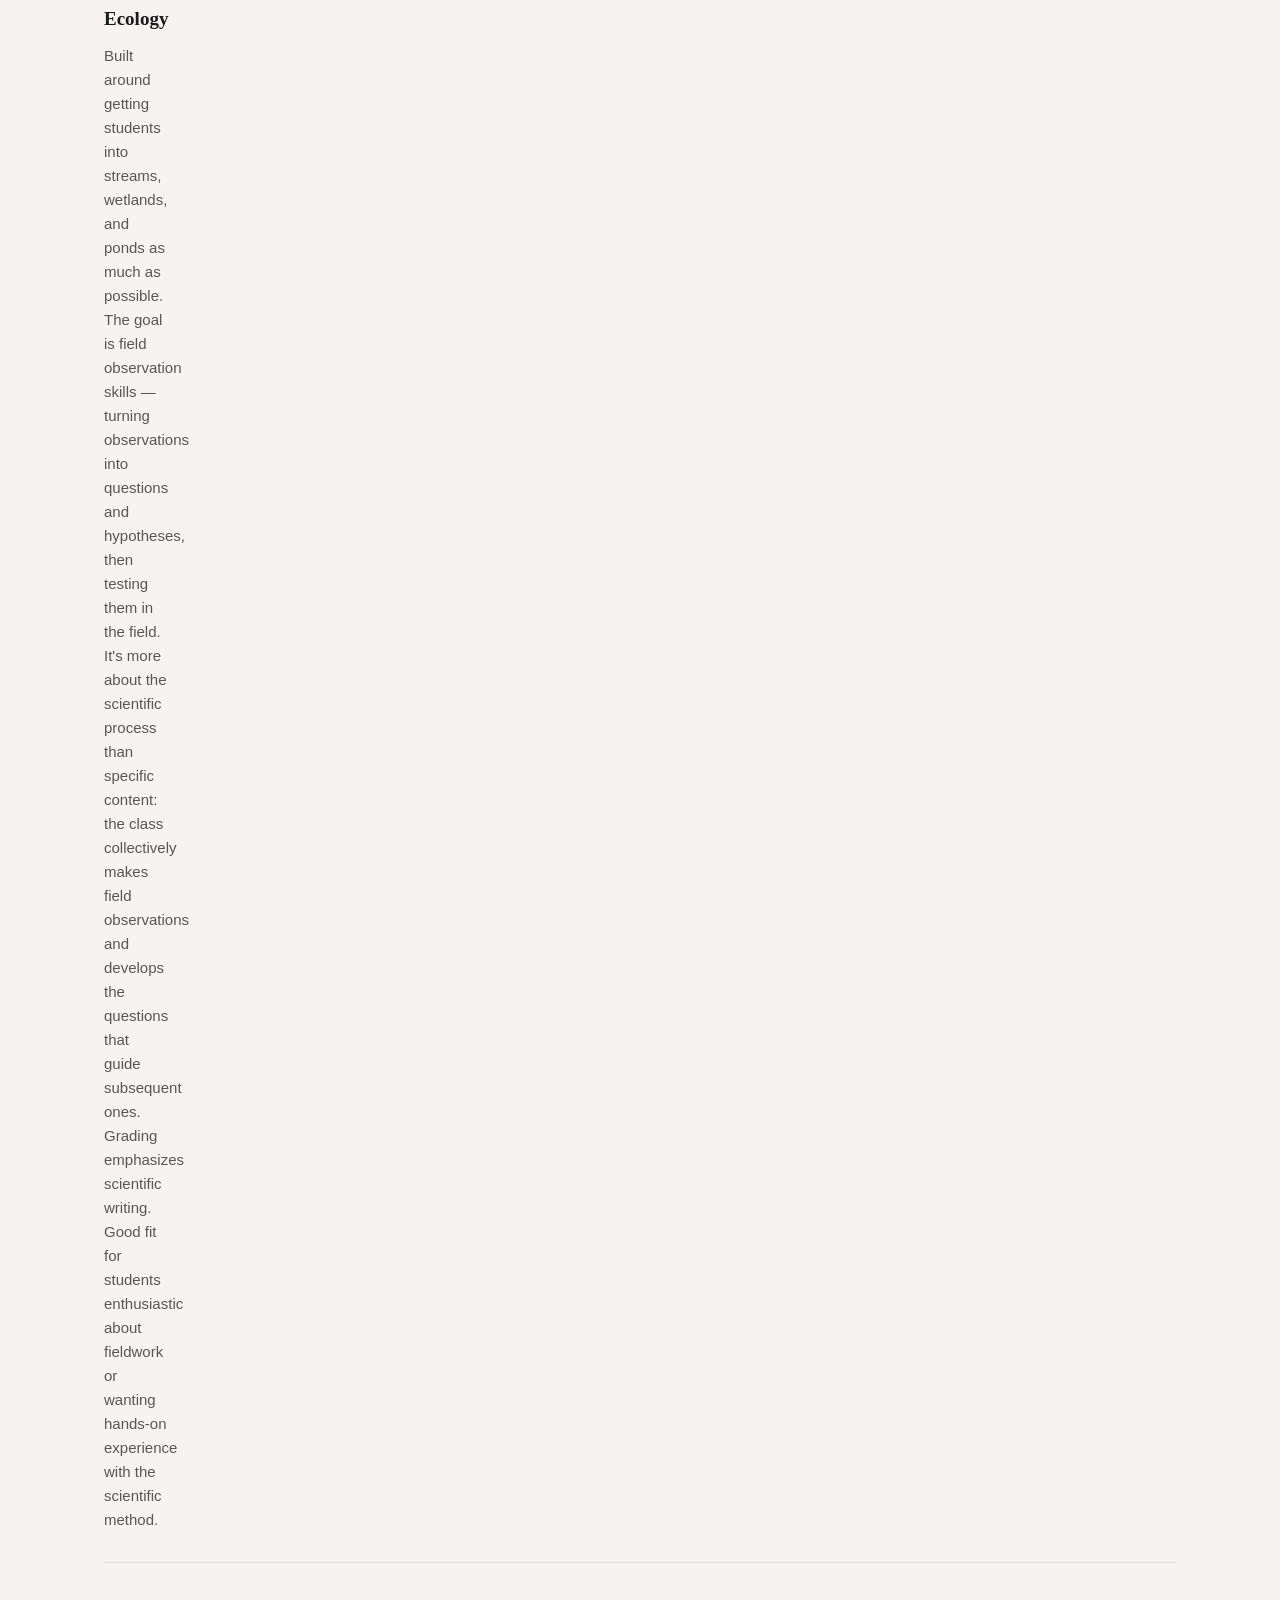
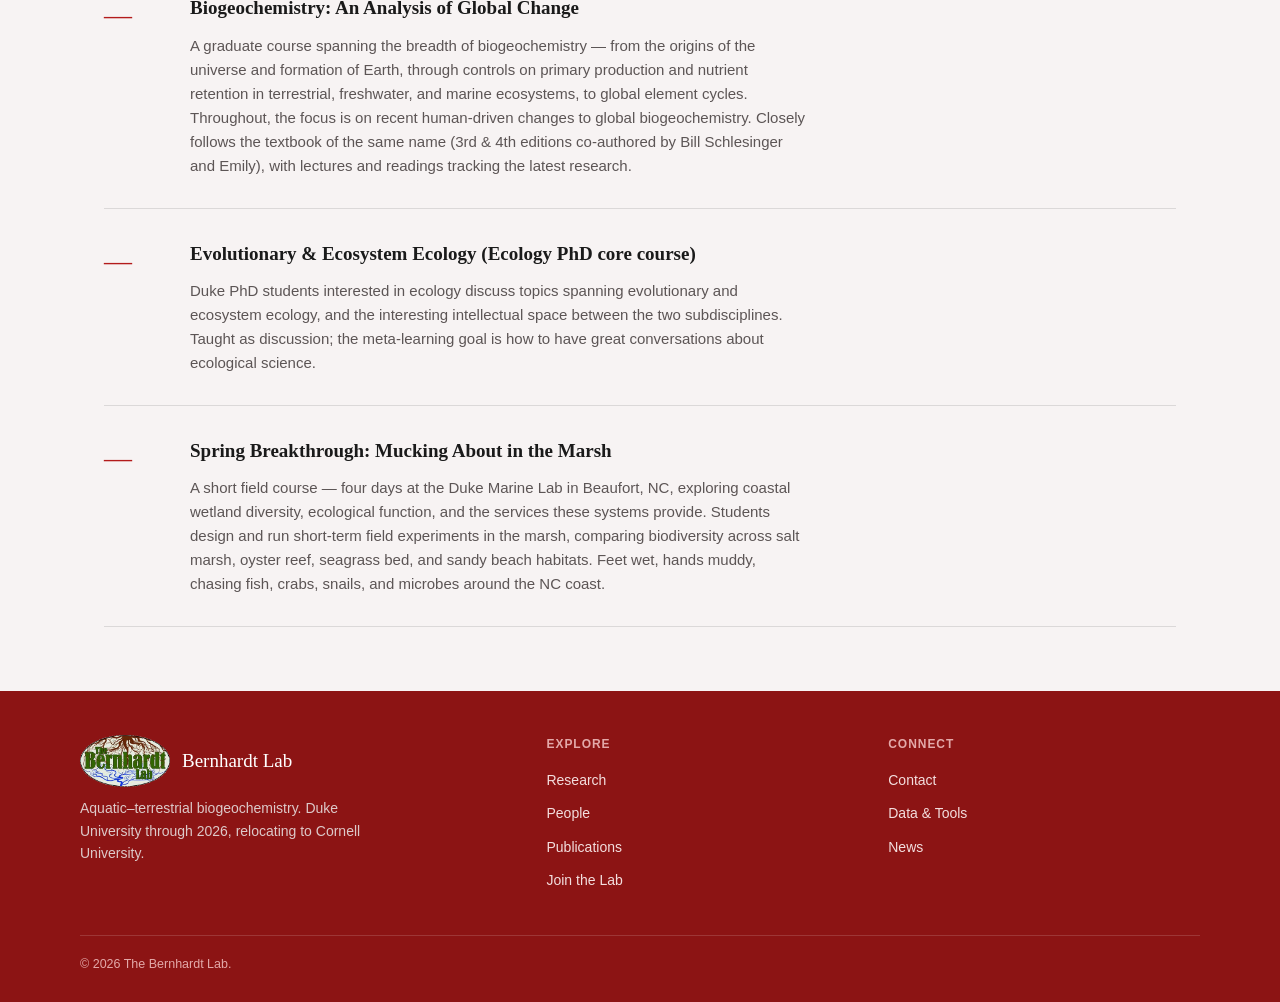
<file: teaching.html>
<!DOCTYPE html>
<html lang="en">
<head>
<meta charset="UTF-8">
<meta name="viewport" content="width=device-width, initial-scale=1.0">
<title>Teaching — The Bernhardt Lab</title>
<link rel="icon" type="image/png" href="images/logo-emblem.png">
<link rel="stylesheet" href="theme.css">
</head>
<body>


<div class="utility">
  After 22 years at Duke, the Bernhardt Lab is moving to Cornell University in Fall 2026 —
  <a href="https://news.cornell.edu/stories/2026/03/ecologist-biogeochemist-emily-bernhardt-lead-cornell-atkinson" target="_blank" rel="noopener">read the announcement</a>
</div>

<header class="site">
  <div class="nav-wrap">
    <a class="brand" href="index.html">
      <img class="mark" src="images/logo-emblem.png" alt="Bernhardt Lab emblem">
      <div class="text">
        <div class="name">Bernhardt Lab</div>
        <div class="sub">Aquatic–Terrestrial Biogeochemistry</div>
      </div>
    </a>
    <nav class="primary">
      <ul>
        <li><a href="research.html">Research</a></li>
        <li><a href="people.html">People</a></li>
        <li><a href="publications.html">Publications</a></li>
        <li><a href="data-tools.html">Data &amp; Tools</a></li>
        <li><a href="news.html">News</a></li>
        <li><a href="join-the-lab.html">Join the Lab</a></li>
      </ul>
    </nav>
  </div>
</header>

<div class="photo-band" id="topBand" style="height:150px;">
  <div class="pb-slide active" style="background-image:url('images/land-02-mossy-rocks.jpg'); background-size:cover; background-position:center;"></div>
</div>

<div class="page-head">
  <p class="kicker">Teaching · linked from Research &amp; Join the Lab</p>
  <h1>Courses Emily teaches</h1>
  <p class="lede">Along with a set of practical guides the lab has put together for students of ecology more generally.</p>
</div>

<section class="tight">
  <div class="section-head">
    <p class="kicker">Practical guides</p>
    <h2>Basic skills for ecologists</h2>
  </div>
  <div class="card-grid cols-2">
    <div class="card"><div class="card-body"><h3>Using the Scientific Literature</h3><p>A practical guide to reading, tracking, and building on the primary literature.</p></div></div>
    <div class="card"><div class="card-body"><h3>Concept Mapping</h3><p>A method for organizing ideas before you start writing or designing an experiment.</p></div></div>
    <div class="card"><div class="card-body"><h3>Data Analysis</h3><p>Resources for working in R and approaching ecological datasets.</p></div></div>
    <div class="card"><div class="card-body"><h3>Writing Like a Scientist</h3><p>Compiled advice on scientific writing, drawn from the lab's own experience and favorite external resources.</p></div></div>
  </div>
</section>

<section class="alt">
  <div class="inner">
    <div class="section-head">
      <p class="kicker">Courses</p>
      <h2>What Emily teaches</h2>
    </div>

    <div class="theme-list">
      <div class="theme-row">
        <div class="theme-num">—</div>
        <div>
          <h3>UNIV 102: Let's Talk About Climate Change</h3>
          <p>A discussion-based course open to students across the university.</p>
        </div>
      </div>
      <div class="theme-row">
        <div class="theme-num">—</div>
        <div>
          <h3>BIO 209: Ecology for a Crowded Planet</h3>
          <p>Borrows its title and viewpoint from a 2004 <em>Science</em> paper — this general ecology course emphasizes the role of humans in local, regional, and global environments throughout an overview of ecological interactions and theory. Redesigned around active learning and student-led inquiry; often team-taught with Justin Wright, using the online textbook <em>SimUText Ecology</em>.</p>
        </div>
      </div>
      <div class="theme-row">
        <div>
          <h3>BIO 362LS: Aquatic Field Ecology</h3>
          <p>Built around getting students into streams, wetlands, and ponds as much as possible. The goal is field observation skills — turning observations into questions and hypotheses, then testing them in the field. It's more about the scientific process than specific content: the class collectively makes field observations and develops the questions that guide subsequent ones. Grading emphasizes scientific writing. Good fit for students enthusiastic about fieldwork or wanting hands-on experience with the scientific method.</p>
        </div>
      </div>
      <div class="theme-row">
        <div class="theme-num">—</div>
        <div>
          <h3>Biogeochemistry: An Analysis of Global Change</h3>
          <p>A graduate course spanning the breadth of biogeochemistry — from the origins of the universe and formation of Earth, through controls on primary production and nutrient retention in terrestrial, freshwater, and marine ecosystems, to global element cycles. Throughout, the focus is on recent human-driven changes to global biogeochemistry. Closely follows the textbook of the same name (3rd &amp; 4th editions co-authored by Bill Schlesinger and Emily), with lectures and readings tracking the latest research.</p>
        </div>
      </div>
      <div class="theme-row">
        <div class="theme-num">—</div>
        <div>
          <h3>Evolutionary &amp; Ecosystem Ecology (Ecology PhD core course)</h3>
          <p>Duke PhD students interested in ecology discuss topics spanning evolutionary and ecosystem ecology, and the interesting intellectual space between the two subdisciplines. Taught as discussion; the meta-learning goal is how to have great conversations about ecological science.</p>
        </div>
      </div>
      <div class="theme-row">
        <div class="theme-num">—</div>
        <div>
          <h3>Spring Breakthrough: Mucking About in the Marsh</h3>
          <p>A short field course — four days at the Duke Marine Lab in Beaufort, NC, exploring coastal wetland diversity, ecological function, and the services these systems provide. Students design and run short-term field experiments in the marsh, comparing biodiversity across salt marsh, oyster reef, seagrass bed, and sandy beach habitats. Feet wet, hands muddy, chasing fish, crabs, snails, and microbes around the NC coast.</p>
        </div>
      </div>
    </div>
  </div>
</section>

<footer>
  <div class="foot-inner">
    <div>
      <div style="display:flex; align-items:center; gap:12px;">
        <img src="images/logo-emblem.png" alt="Bernhardt Lab emblem" style="width:90px; height:auto; flex:none;">
        <div class="name" style="font-family:var(--serif); font-size:19px; color:#fff;">Bernhardt Lab</div>
      </div>
      <p style="margin-top:10px; max-width:38ch; color:#ddc9c9;">Aquatic–terrestrial biogeochemistry. Duke University through 2026, relocating to Cornell University.</p>
    </div>
    <div>
      <h5>Explore</h5>
      <ul>
        <li><a href="research.html">Research</a></li>
        <li><a href="people.html">People</a></li>
        <li><a href="publications.html">Publications</a></li>
        <li><a href="join-the-lab.html">Join the Lab</a></li>
      </ul>
    </div>
    <div>
      <h5>Connect</h5>
      <ul>
        <li><a href="mailto:emily.bernhardt@duke.edu">Contact</a></li>
        <li><a href="data-tools.html">Data &amp; Tools</a></li>
        <li><a href="news.html">News</a></li>
      </ul>
    </div>
  </div>
  <div class="foot-bottom">&copy; 2026 The Bernhardt Lab.</div>
</footer>

</body>
</html>
</file>
<file: theme.css>
/* Bernhardt Lab — shared design system
   Cornell red/white palette. Linked by every page in the site concept. */

:root{
  --ink:#1a1a1a;
  --ink-soft:#5c5555;
  --paper:#ffffff;
  --paper-alt:#f7f3f3;
  --moss:#b31b1b;
  --moss-dark:#8c1414;
  --river:#8c1414;
  --clay:#b31b1b;
  --line: rgba(20,20,20,0.12);
  --serif: "Iowan Old Style", "Palatino Linotype", Palatino, Georgia, serif;
  --sans: -apple-system, BlinkMacSystemFont, "Segoe UI", Helvetica, Arial, sans-serif;
}
*{box-sizing:border-box;}
body{
  margin:0;
  background:var(--paper);
  color:var(--ink);
  font-family:var(--sans);
  line-height:1.6;
}
a{color:inherit;}
img{max-width:100%;display:block;}

/* mockup label */
.mockup-flag{
  position:fixed;
  bottom:14px;
  right:14px;
  background:var(--ink);
  color:var(--paper);
  font-size:12px;
  padding:8px 12px;
  border-radius:20px;
  z-index:999;
  opacity:0.85;
  font-family:var(--sans);
}

/* utility bar */
.utility{
  background:var(--moss-dark);
  color:#f7e6e6;
  font-size:13px;
  text-align:center;
  padding:7px 16px;
}
.utility a{text-decoration:underline; text-underline-offset:2px;}

/* nav */
header.site{
  position:sticky;
  top:0;
  z-index:100;
  background:var(--paper);
  border-bottom:1px solid var(--line);
}
.nav-wrap{
  max-width:1120px;
  margin:0 auto;
  display:flex;
  align-items:center;
  justify-content:space-between;
  padding:16px 24px;
}
.brand{
  display:flex;
  align-items:center;
  gap:12px;
  line-height:1.15;
  text-decoration:none;
}
.brand .mark{
  width:auto;
  height:58px;
  flex:none;
  display:block;
}
@media (max-width:880px){
  .brand .mark{height:46px;}
}
.brand .text{
  display:flex;
  flex-direction:column;
}
.brand .name{
  font-family:var(--serif);
  font-size:22px;
  font-weight:600;
  letter-spacing:0.2px;
  color:var(--ink);
}
.brand .sub{
  font-size:12px;
  letter-spacing:0.08em;
  text-transform:uppercase;
  color:var(--ink-soft);
  margin-top:2px;
}
nav.primary ul{
  list-style:none;
  display:flex;
  gap:26px;
  margin:0;
  padding:0;
}
nav.primary a{
  text-decoration:none;
  font-size:14.5px;
  font-weight:500;
  color:var(--ink-soft);
  padding:6px 2px;
  border-bottom:2px solid transparent;
  transition:border-color .15s, color .15s;
}
nav.primary a:hover, nav.primary a.current{
  color:var(--moss-dark);
  border-color:var(--moss);
}
.nav-toggle{display:none;}

/* top photo band — narrow, full-bleed, rotating */
.photo-band{
  position:relative;
  width:100%;
  height:190px;
  overflow:hidden;
  background:var(--ink);
}
.pb-slide{
  position:absolute; inset:0;
  opacity:0;
  transition:opacity 1.1s ease;
}
.pb-slide.active{opacity:1;}
.pb-slide .pb-slot{
  width:100%; height:100%;
  border-radius:0;
  border-width:1px;
}

/* page header (subpages) */
.page-head{
  max-width:1120px;
  margin:0 auto;
  padding:48px 24px 8px;
}
.page-head .kicker{margin-bottom:8px;}
.page-head h1{
  font-family:var(--serif);
  font-size:38px;
  margin:0 0 14px;
  color:var(--ink);
}
.page-head .lede{
  font-size:16.5px;
  color:var(--ink-soft);
  max-width:70ch;
  margin:0;
}

/* hero (homepage) */
.hero{
  position:relative;
  max-width:1120px;
  margin:36px auto 0;
  padding:0 24px;
}
.hero-single{
  max-width:760px;
}
.hero h1{
  font-family:var(--serif);
  font-size:44px;
  line-height:1.12;
  margin:0 0 18px;
  color:var(--ink);
}
.hero h1 em{
  font-style:normal;
  color:var(--moss-dark);
  border-bottom:3px solid var(--clay);
}
.hero p.lede{
  font-size:17px;
  color:var(--ink-soft);
  max-width:46ch;
  margin:0 0 26px;
}
.hero-actions{display:flex; gap:14px; flex-wrap:wrap;}
.btn{
  display:inline-block;
  padding:11px 20px;
  border-radius:6px;
  font-size:14.5px;
  font-weight:600;
  text-decoration:none;
  border:1px solid transparent;
}
.btn-primary{background:var(--moss-dark); color:#fff;}
.btn-primary:hover{background:var(--moss);}
.btn-ghost{border-color:var(--line); color:var(--ink);}
.btn-ghost:hover{border-color:var(--moss-dark);}

/* photo slots — placeholders for photos not yet sourced */
.photo-slot{
  width:100%; height:100%;
  display:flex; flex-direction:column; align-items:center; justify-content:center;
  gap:8px;
  text-align:center;
  padding:16px;
  background:
    repeating-linear-gradient(135deg, rgba(179,27,27,0.06) 0 10px, transparent 10px 20px),
    var(--paper-alt);
  border:2px dashed rgba(179,27,27,0.35);
  color:var(--ink-soft);
}
.photo-slot svg{width:26px; height:26px; opacity:0.55;}
.photo-slot .slot-label{
  font-size:12.5px; font-weight:600; color:var(--moss-dark);
}
.photo-slot .slot-spec{
  font-size:11px; color:var(--ink-soft); max-width:22ch; line-height:1.4;
}
.photo-slot.on-dark{
  border:2px dashed rgba(255,255,255,0.3);
  background:rgba(255,255,255,0.04);
  color:#ddc9c9;
}
.photo-slot.on-dark .slot-label{color:#fff;}
.photo-slot.on-dark .slot-spec{color:#ddc9c9;}

/* generic photo frame (real images, subpages) */
.photo-frame{
  width:100%;
  border-radius:10px;
  overflow:hidden;
  background:var(--paper-alt);
  border:1px solid var(--line);
}
.photo-frame img{width:100%; height:100%; object-fit:cover; display:block;}

/* pull quote */
.pull-quote{
  background:#fff;
  border:1px solid var(--line);
  border-left:4px solid var(--moss);
  border-radius:8px;
  padding:28px 30px;
  margin:0 0 32px;
}
.pull-quote p{
  font-family:var(--serif);
  font-size:22px;
  line-height:1.4;
  color:var(--ink);
  margin:0 0 12px;
}
.pull-quote cite{
  font-style:normal;
  font-size:13px;
  color:var(--ink-soft);
}
.stat-line{
  font-size:15.5px;
  color:var(--ink-soft);
  max-width:70ch;
  margin:0 0 28px;
}
.stat-line strong{color:var(--ink);}

/* cornell banner */
.banner{
  max-width:1120px;
  margin:34px auto 0;
  padding:0 24px;
}
.banner-inner{
  background:var(--paper-alt);
  border:1px solid var(--line);
  border-left:4px solid var(--clay);
  border-radius:8px;
  padding:18px 22px;
  display:flex;
  gap:16px;
  align-items:flex-start;
  font-size:14.5px;
}
.banner-inner .tag{
  flex-shrink:0;
  background:var(--clay);
  color:#fff;
  font-size:11px;
  font-weight:700;
  letter-spacing:0.06em;
  text-transform:uppercase;
  padding:4px 9px;
  border-radius:4px;
  margin-top:2px;
}
.banner-inner p{margin:0; color:var(--ink-soft);}
.banner-inner a{color:var(--moss-dark); font-weight:600; text-decoration:underline;}

/* section shell */
section{
  max-width:1120px;
  margin:0 auto;
  padding:64px 24px;
}
section.alt{
  max-width:none;
  background:var(--paper-alt);
}
section.alt .inner{max-width:1120px; margin:0 auto; padding:0 24px;}
section.tight{padding-top:0;}
.section-head{
  max-width:640px;
  margin-bottom:36px;
}
.kicker{
  font-size:12px;
  font-weight:700;
  letter-spacing:0.1em;
  text-transform:uppercase;
  color:var(--river);
  margin:0 0 8px;
}
.section-head h2{
  font-family:var(--serif);
  font-size:30px;
  margin:0 0 10px;
}
.section-head p{color:var(--ink-soft); margin:0; font-size:15.5px;}

/* two-question cards (homepage) */
.questions{
  display:grid;
  grid-template-columns:1fr 1fr;
  gap:20px;
}
.q-card{
  background:#fff;
  border:1px solid var(--line);
  border-radius:10px;
  padding:26px;
}
.q-card .num{
  font-family:var(--serif);
  font-size:32px;
  color:var(--moss);
  margin:0 0 10px;
}
.q-card p{margin:0; font-size:15.5px; color:var(--ink);}

/* research themes (verbatim from research statement) */
.theme-list{
  display:flex;
  flex-direction:column;
}
.theme-row{
  display:grid;
  grid-template-columns:64px 1fr;
  gap:22px;
  padding:30px 0;
  border-top:1px solid var(--line);
}
.theme-row:last-child{border-bottom:1px solid var(--line);}
.theme-num{
  font-family:var(--serif);
  font-size:28px;
  color:var(--moss);
}
.theme-row h3{
  font-family:var(--serif);
  font-size:19px;
  margin:0 0 10px;
  color:var(--ink);
}
.theme-row p{
  font-size:15px;
  color:var(--ink-soft);
  margin:0 0 12px;
  max-width:74ch;
}
.theme-row p:last-child{margin-bottom:0;}
.theme-row .cites{
  font-size:13px;
  color:var(--ink-soft);
  margin-top:14px;
}
.theme-row .cites summary{cursor:pointer; color:var(--moss-dark); font-weight:600;}
.theme-row .cites ul{margin:10px 0 0; padding-left:18px;}
.theme-row .cites li{margin-bottom:6px;}

/* slideshow */
.slideshow{
  position:relative;
  width:100%;
  aspect-ratio:21/8;
  border-radius:12px;
  overflow:hidden;
  background:var(--ink);
}
.slide{
  position:absolute; inset:0;
  background-size:cover;
  background-position:center;
  opacity:0;
  transition:opacity 1.1s ease;
}
.slide.active{opacity:1;}
.slide-cap{
  position:absolute; left:0; right:0; bottom:0;
  background:linear-gradient(to top, rgba(0,0,0,0.72), transparent 70%);
  color:#fff;
  font-size:14.5px;
  padding:46px 24px 18px;
}
.ss-arrow{
  position:absolute; top:50%; transform:translateY(-50%);
  width:38px; height:38px; border-radius:50%;
  background:rgba(255,255,255,0.85);
  border:none;
  color:var(--ink);
  font-size:19px;
  line-height:1;
  cursor:pointer;
  display:flex; align-items:center; justify-content:center;
  transition:background .15s;
}
.ss-arrow:hover{background:#fff;}
.ss-prev{left:14px;}
.ss-next{right:14px;}
.ss-dots{
  position:absolute; bottom:14px; left:50%; transform:translateX(-50%);
  display:flex; gap:7px;
}
.dot{
  width:7px; height:7px; border-radius:50%;
  background:rgba(255,255,255,0.5);
  border:none;
  cursor:pointer;
  padding:0;
}
.dot.active{background:#fff;}
.strip-cap{font-size:13px; color:var(--ink-soft); margin-top:14px; max-width:70ch;}

/* nav concept map (homepage only, transitional) */
.sitemap{
  background:#fff;
  border:1px solid var(--line);
  border-radius:10px;
  padding:28px 30px;
}
.sitemap-cols{
  display:grid;
  grid-template-columns:repeat(3,1fr);
  gap:24px;
}
.sitemap-cols h4{
  font-size:12px; text-transform:uppercase; letter-spacing:0.07em;
  color:var(--river); margin:0 0 10px;
}
.sitemap-cols ul{list-style:none; margin:0; padding:0;}
.sitemap-cols li{
  font-size:14.5px; padding:6px 0; border-bottom:1px dashed var(--line);
}
.sitemap-cols li.dropped{
  color:#a8a29a; text-decoration:line-through;
}
.sitemap-note{font-size:13.5px; color:var(--ink-soft); margin-top:20px;}

/* project rows (research page — current/past projects) */
.project-row{
  display:grid;
  grid-template-columns:260px 1fr;
  gap:26px;
  padding:30px 0;
  border-top:1px solid var(--line);
  align-items:start;
}
.project-row:last-child{border-bottom:1px solid var(--line);}
.project-row .photo-frame{aspect-ratio:4/3;}
.project-row h3{font-family:var(--serif); font-size:19px; margin:0 0 6px; color:var(--ink);}
.project-row .funder{font-size:12px; font-weight:600; letter-spacing:0.05em; text-transform:uppercase; color:var(--moss-dark); margin:0 0 10px;}
.project-row p{font-size:15px; color:var(--ink-soft); margin:0 0 10px; max-width:74ch;}
.project-row p:last-child{margin-bottom:0;}
.past-project{padding:20px 0; border-top:1px solid var(--line);}
.past-project:last-child{border-bottom:1px solid var(--line);}
.past-project h4{font-family:var(--serif); font-size:16.5px; margin:0 0 6px; color:var(--ink);}
.past-project p{font-size:14.5px; color:var(--ink-soft); margin:0; max-width:76ch;}
@media (max-width:700px){
  .project-row{grid-template-columns:1fr;}
}

/* card grid (people, data & tools, news) */
.card-grid{
  display:grid;
  grid-template-columns:repeat(3, 1fr);
  gap:22px;
}
.card-grid.cols-2{grid-template-columns:repeat(2, 1fr);}
.card{
  background:#fff;
  border:1px solid var(--line);
  border-radius:10px;
  overflow:hidden;
  display:flex;
  flex-direction:column;
}
.card .card-body{padding:20px 22px 22px;}
.card h3{
  font-family:var(--serif);
  font-size:18px;
  margin:0 0 6px;
}
.card .role{
  font-size:12.5px;
  font-weight:600;
  letter-spacing:0.04em;
  text-transform:uppercase;
  color:var(--moss-dark);
  margin:0 0 10px;
}
.card p{font-size:14.5px; color:var(--ink-soft); margin:0;}
.card .photo-frame{aspect-ratio:4/3;}

/* simple lists (publications, news) */
.entry-list{list-style:none; margin:0; padding:0;}
.entry-list li{
  padding:20px 0;
  border-top:1px solid var(--line);
}
.entry-list li:last-child{border-bottom:1px solid var(--line);}
.entry-list.with-thumbs li{
  display:flex;
  gap:18px;
  align-items:flex-start;
}
.entry-list .entry-thumb{width:240px; height:168px; flex:none;}
.entry-list .entry-thumb .photo-slot{padding:8px; gap:4px;}
.entry-list .entry-thumb .slot-label{font-size:10.5px;}
.entry-list .entry-thumb .slot-spec{display:none;}
.entry-list .entry-thumb svg{width:18px; height:18px;}
.entry-list .entry-text{flex:1; min-width:0;}
@media (max-width:600px){
  .entry-list.with-thumbs li{flex-direction:column;}
  .entry-list .entry-thumb{width:100%; height:200px;}
}
.entry-list .year-head{
  font-family:var(--serif);
  font-size:22px;
  color:var(--moss);
  margin:36px 0 6px;
}
.entry-list .year-head:first-child{margin-top:0;}
.entry-citation{font-size:15px; color:var(--ink); margin:0 0 4px; max-width:78ch;}
.entry-meta{font-size:13px; color:var(--ink-soft);}
.entry-meta a{color:var(--moss-dark); text-decoration:underline; font-weight:600;}

/* alumni / roster table-ish list */
.roster{
  columns:2;
  column-gap:40px;
}
.roster .rgroup{break-inside:avoid; margin-bottom:26px;}
.roster h4{
  font-size:13px; text-transform:uppercase; letter-spacing:0.06em;
  color:var(--river); margin:0 0 10px;
  border-bottom:1px solid var(--line); padding-bottom:6px;
}
.roster ul{list-style:none; margin:0; padding:0;}
.roster li{font-size:14.5px; padding:5px 0; color:var(--ink);}
.roster li .then-now{color:var(--ink-soft); font-size:13px;}
.roster li a{color:var(--moss-dark); text-decoration:underline; text-underline-offset:2px; font-weight:600;}
.roster li a:hover{color:var(--moss);}

/* pull-box (contract excerpts, letters) */
.pull-box{
  background:var(--paper-alt);
  border:1px solid var(--line);
  border-radius:10px;
  padding:26px 28px;
  margin:0 0 26px;
}
.pull-box h4{
  font-family:var(--serif); font-size:17px; margin:0 0 10px;
}
.pull-box ul{margin:10px 0 0; padding-left:20px;}
.pull-box li{margin-bottom:8px; font-size:15px; color:var(--ink-soft);}

/* bio page: photo header + top tile row */
.bio-head{display:flex; gap:28px; align-items:flex-start; flex-wrap:wrap; margin-top:18px;}
.bio-head .photo-frame{width:170px; flex:none; aspect-ratio:3/4;}
.bio-head .bio-text{flex:1; min-width:260px;}
.bio-head .bio-text h1{margin:0 0 8px;}
@media (max-width:600px){
  .bio-head .photo-frame{width:140px;}
}
.tile-row{display:grid; grid-template-columns:1fr 1fr; gap:20px; margin-top:28px;}
.tile-row .pull-box{margin:0;}
@media (max-width:700px){.tile-row{grid-template-columns:1fr;}}

/* cv-style rows (professional preparation / appointments) */
.cv-table{margin-top:6px;}
.cv-row{
  display:grid; grid-template-columns:230px 1fr; gap:18px;
  padding:14px 0; border-top:1px solid var(--line); font-size:14.5px;
}
.cv-row:last-child{border-bottom:1px solid var(--line);}
.cv-row .cv-when{color:var(--moss-dark); font-weight:600;}
.cv-row .cv-what{color:var(--ink);}
@media (max-width:600px){.cv-row{grid-template-columns:1fr; gap:4px;}}

/* open letter */
.letter{
  background:#fff;
  border:1px solid var(--line);
  border-radius:10px;
  padding:34px 36px;
  font-size:16px;
  color:var(--ink);
  max-width:78ch;
}
.letter p{margin:0 0 16px;}
.letter .sign{font-family:var(--serif); font-size:18px; margin-top:24px;}

/* footer */
footer{
  background:var(--moss-dark);
  color:#f3dede;
  padding:44px 24px 28px;
}
.foot-inner{
  max-width:1120px; margin:0 auto;
  display:grid;
  grid-template-columns:1.4fr 1fr 1fr;
  gap:30px;
}
footer h5{
  font-size:12px; text-transform:uppercase; letter-spacing:0.08em;
  color:#e3a9a9; margin:0 0 12px;
}
footer p, footer a{font-size:14px; color:#f3dede;}
footer ul{list-style:none; margin:0; padding:0;}
footer li{margin-bottom:8px;}
footer a{text-decoration:none;}
footer a:hover{text-decoration:underline;}
.foot-bottom{
  max-width:1120px; margin:34px auto 0; padding-top:18px;
  border-top:1px solid rgba(255,255,255,0.15);
  font-size:12.5px; color:#e3a9a9;
}

@media (max-width: 880px){
  nav.primary ul{display:none;}
  .questions{grid-template-columns:1fr;}
  .theme-row{grid-template-columns:40px 1fr; gap:14px;}
  .sitemap-cols{grid-template-columns:1fr;}
  .foot-inner{grid-template-columns:1fr;}
  .photo-band{height:120px;}
  .slideshow{aspect-ratio:4/5;}
  .ss-arrow{width:32px; height:32px; font-size:16px;}
  .card-grid{grid-template-columns:1fr 1fr;}
  .roster{columns:1;}
}
@media (max-width: 600px){
  .card-grid{grid-template-columns:1fr;}
}
</file>
